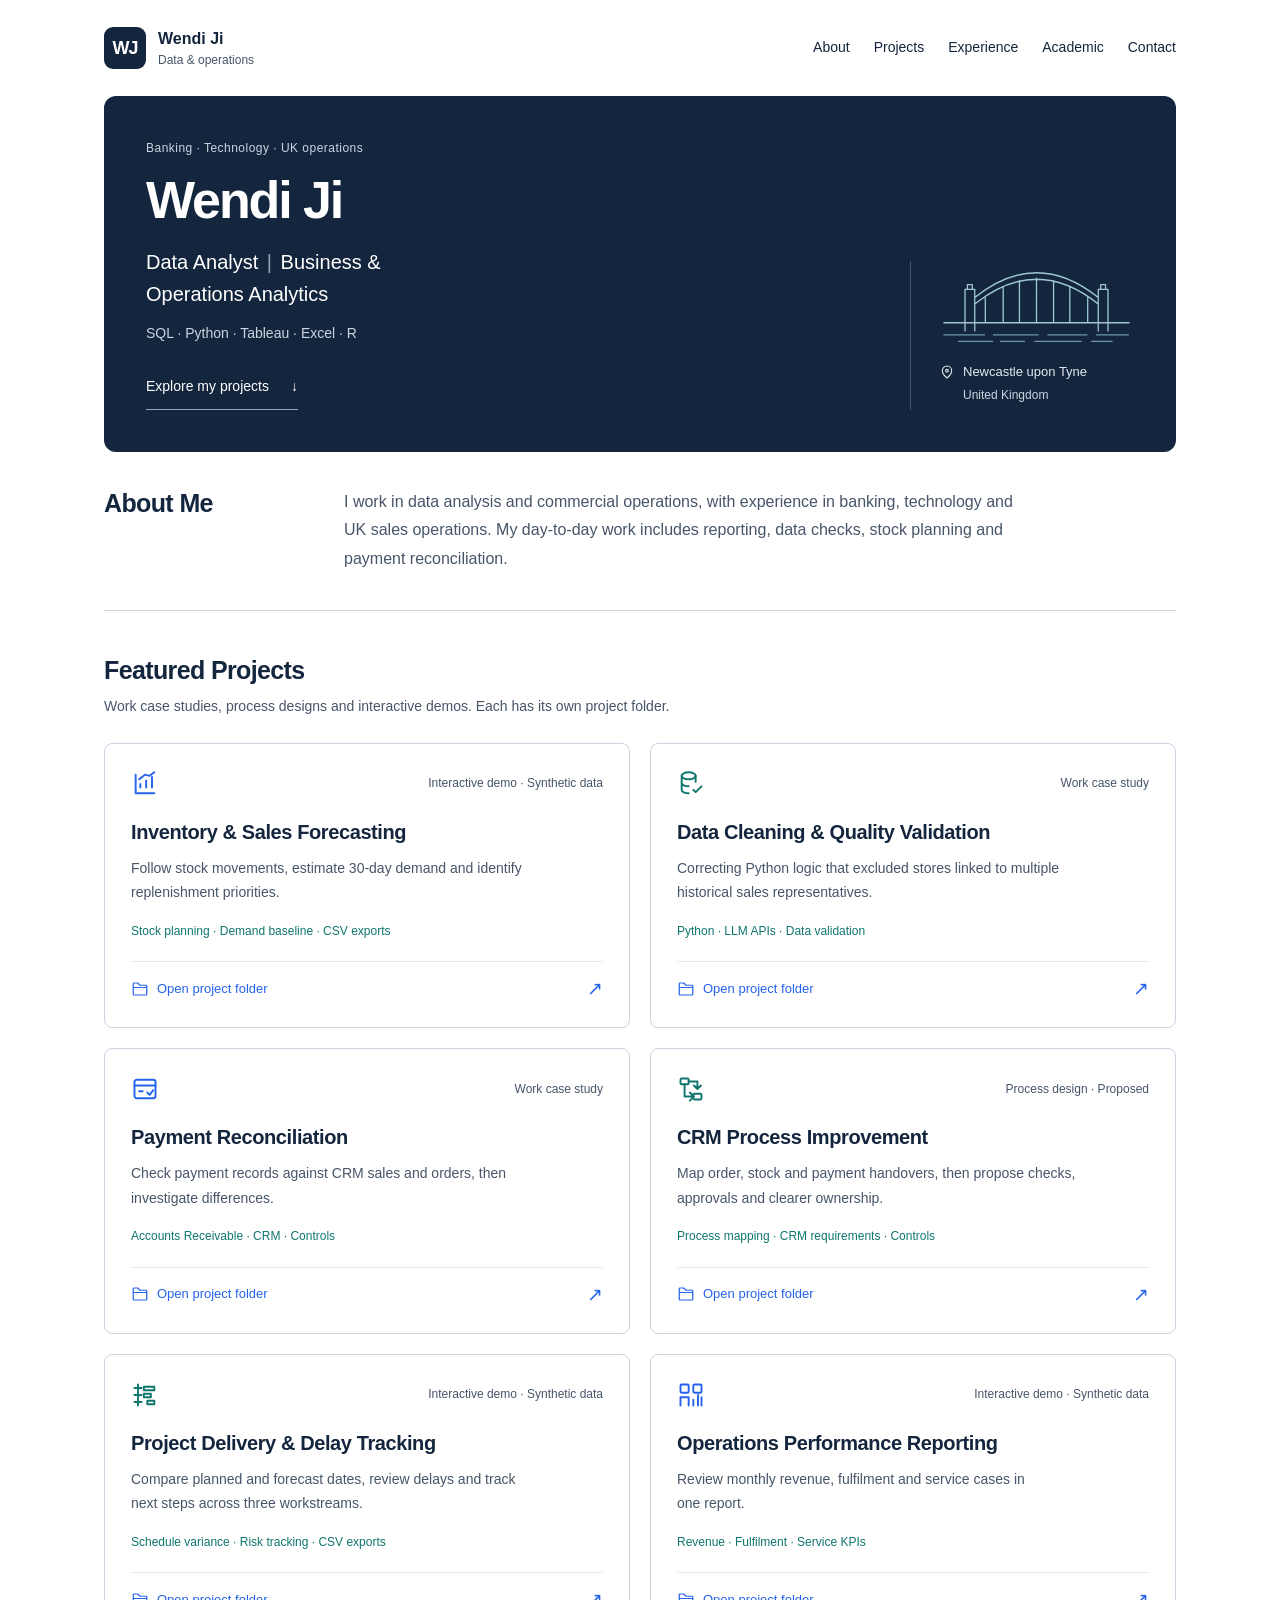
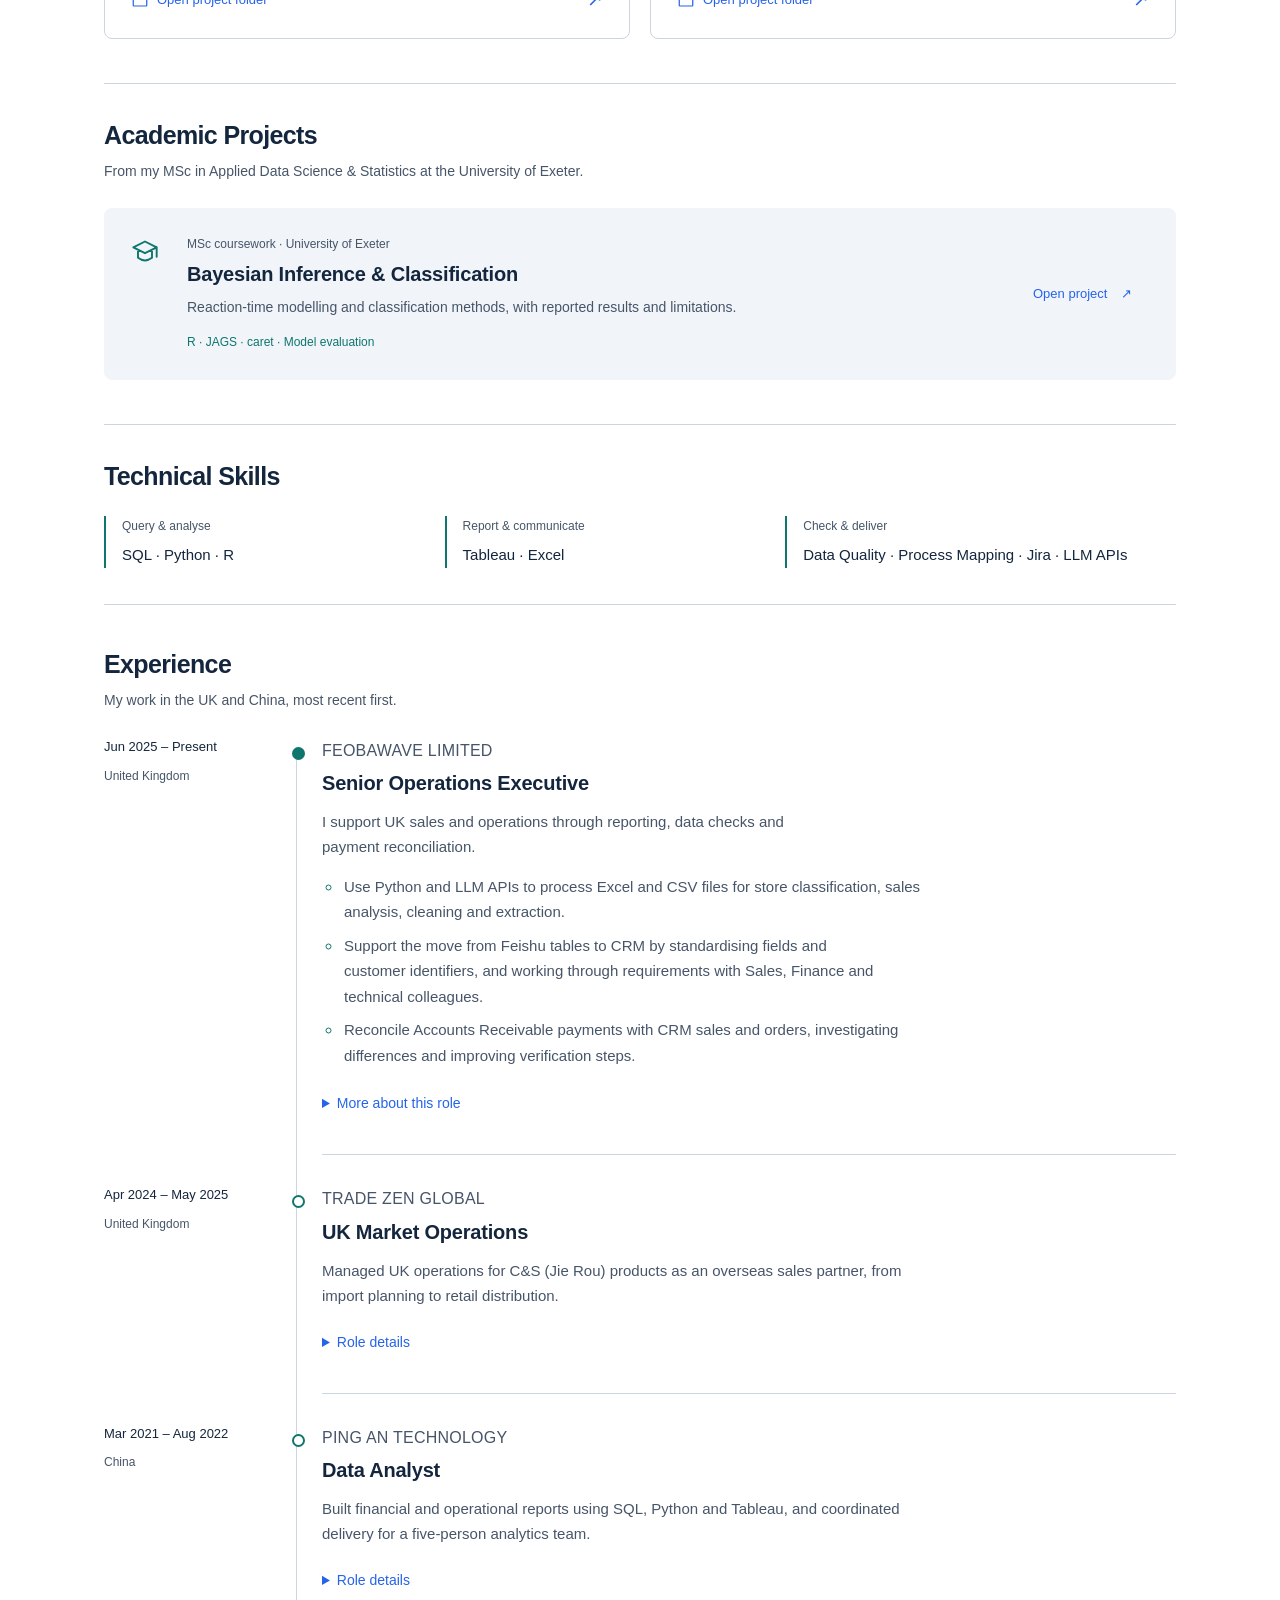
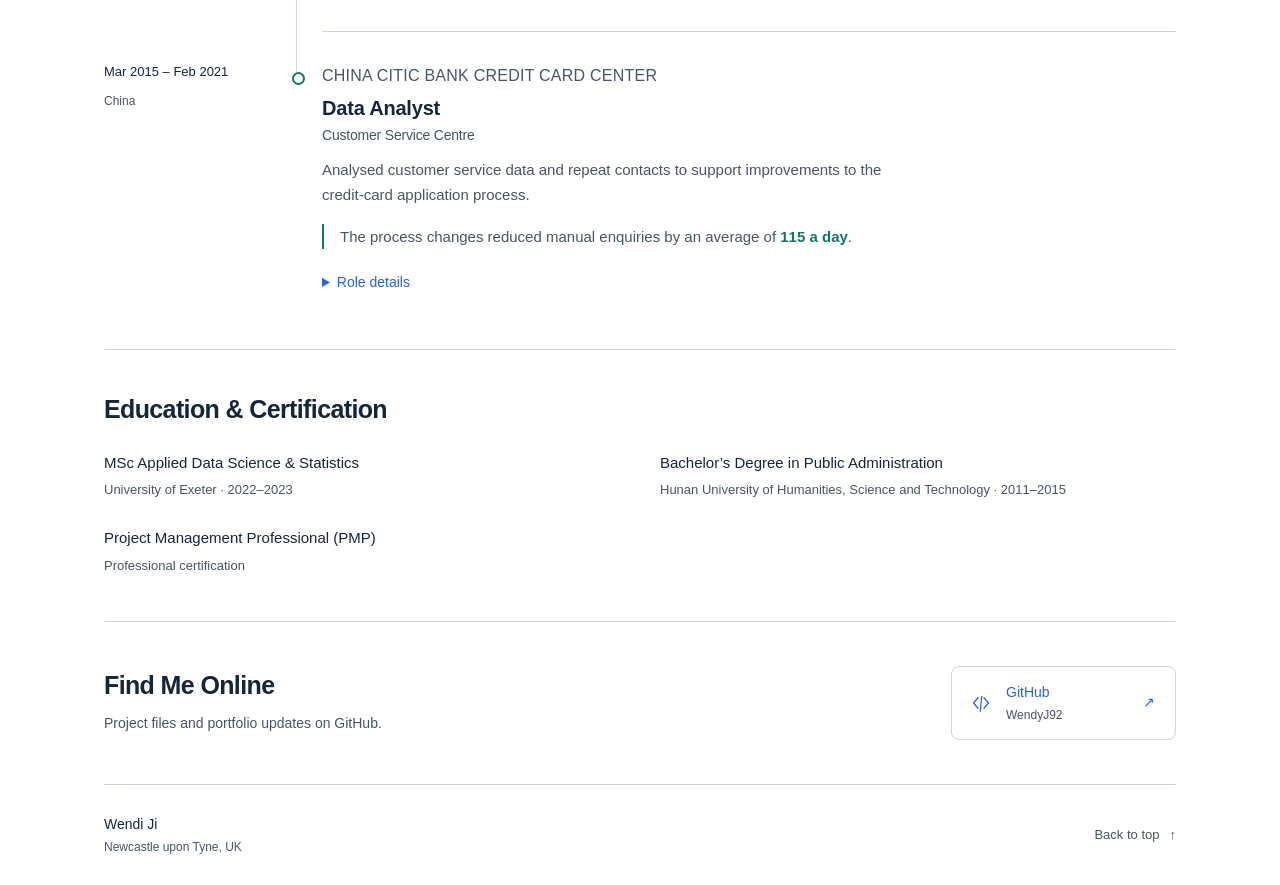
<file: index.html>
<!doctype html>
<html lang="en">
<head>
  <meta charset="utf-8">
  <meta name="viewport" content="width=device-width, initial-scale=1">
  <meta name="description" content="Wendi Ji — data analysis, business analysis and operations reporting. Explore work case studies, interactive dashboards and MSc statistics projects.">
  <meta name="theme-color" content="#FFFFFF">
  <link rel="icon" href="assets/wj-monogram.svg" type="image/svg+xml">
  <title>Wendi Ji | Data analysis &amp; operations</title>
  <link rel="stylesheet" href="assets/style.css?v=20261021-palette">
  <link rel="stylesheet" href="assets/home.css?v=20261022-crm">
</head>
<body id="top" class="portfolio-home">
  <a class="skip-link" href="#main">Skip to content</a>
  <header class="navigation">
    <a class="brand" href="index.html" aria-current="page"><span class="brand-mark" aria-hidden="true">WJ</span><span class="brand-label">Wendi Ji<span>Data &amp; operations</span></span></a>
    <nav aria-label="Main navigation"><a href="#about">About</a><a href="#portfolio">Projects</a><a href="#work">Experience</a><a href="#academic-project">Academic</a><a href="#contact">Contact</a></nav>
  </header>
  <main id="main">
    <section id="home" class="profile-header" aria-labelledby="hero-title">
      <div class="profile-intro">
        <p class="profile-kicker">Banking · Technology · UK operations</p>
        <h1 id="hero-title">Wendi Ji</h1>
        <p class="profile-role">Data Analyst <span aria-hidden="true">|</span> Business &amp; Operations Analytics</p>
        <p class="profile-tools">SQL · Python · Tableau · Excel · R</p>
        <a class="profile-cta" href="#portfolio">Explore my projects <span aria-hidden="true">↓</span></a>
      </div>
      <div class="profile-place">
        <svg class="place-illustration" viewBox="0 0 240 104" aria-hidden="true" focusable="false">
          <path class="bridge-water" d="M6 91h50m11 0h55m12 0h48m12 0h39M24 99h42m10 0h29m13 0h57m13 0h25"/>
          <path d="M6 76h228M32 76V35h12v41m152 0V35h12v41M44 45Q120-16 196 45M44 53Q120-8 196 53M57 45v31m22-44v44m20-52v52m21-55v55m21-52v52m20-44v44m22-31v31M35 35v-6h6v6m158 0v-6h6v6M32 76v10m12-10v10m152-10v10m12-10v10"/>
        </svg>
        <p><svg class="small-icon" viewBox="0 0 24 24" aria-hidden="true" focusable="false"><path d="M19 10c0 5-7 11-7 11S5 15 5 10a7 7 0 1 1 14 0Z"/><circle cx="12" cy="10" r="2"/></svg>Newcastle upon Tyne<span>United Kingdom</span></p>
      </div>
    </section>
    <section id="about" class="profile-about" aria-labelledby="about-title">
      <h2 id="about-title">About Me</h2>
      <p>I work in data analysis and commercial operations, with experience in banking, technology and UK sales operations. My day-to-day work includes reporting, data checks, stock planning and payment reconciliation.</p>
    </section>
    <section id="portfolio" class="projects-section" aria-labelledby="portfolio-title">
      <div class="home-section-heading"><h2 id="portfolio-title">Featured Projects</h2><p>Work case studies, process designs and interactive demos. Each has its own project folder.</p></div>
      <ul class="project-grid" aria-label="Project folders">
        <li id="inventory-demo" class="project-card">
          <a class="project-link" href="projects/inventory-sales/">
            <div class="project-card-top"><svg class="project-icon" viewBox="0 0 24 24" aria-hidden="true" focusable="false"><path d="M4 4v16h16M8 15v-3m5 3V9m5 6V6M7 8l5-4 4 1 4-3"/></svg><span class="project-kind">Interactive demo · Synthetic data</span></div>
            <div class="project-copy"><h3>Inventory &amp; Sales Forecasting</h3><p>Follow stock movements, estimate 30-day demand and identify replenishment priorities.</p></div>
            <p class="project-topics">Stock planning · Demand baseline · CSV exports</p>
            <span class="project-open"><svg class="small-icon" viewBox="0 0 24 24" aria-hidden="true" focusable="false"><path d="M3 7V5a1 1 0 0 1 1-1h5l3 3h8a1 1 0 0 1 1 1v11a1 1 0 0 1-1 1H4a1 1 0 0 1-1-1V7Zm0 3h18"/></svg><span>Open project folder</span><span class="project-arrow" aria-hidden="true">↗</span></span>
          </a>
        </li>
        <li id="practice" class="project-card">
          <a class="project-link" href="projects/data-quality/">
            <div class="project-card-top"><svg class="project-icon" viewBox="0 0 24 24" aria-hidden="true" focusable="false"><ellipse cx="10" cy="5" rx="6" ry="3"/><path d="M4 5v12c0 1.7 2.7 3 6 3m6-15v5M4 11c0 1.7 2.7 3 6 3"/><path d="m14 17 2 2 5-5"/></svg><span class="project-kind">Work case study</span></div>
            <div class="project-copy"><h3>Data Cleaning &amp; Quality Validation</h3><p>Correcting Python logic that excluded stores linked to multiple historical sales representatives.</p></div>
            <p class="project-topics">Python · LLM APIs · Data validation</p>
            <span class="project-open"><svg class="small-icon" viewBox="0 0 24 24" aria-hidden="true" focusable="false"><path d="M3 7V5a1 1 0 0 1 1-1h5l3 3h8a1 1 0 0 1 1 1v11a1 1 0 0 1-1 1H4a1 1 0 0 1-1-1V7Zm0 3h18"/></svg><span>Open project folder</span><span class="project-arrow" aria-hidden="true">↗</span></span>
          </a>
        </li>
        <li id="payment-demo" class="project-card">
          <a class="project-link" href="projects/payment-reconciliation/">
            <div class="project-card-top"><svg class="project-icon" viewBox="0 0 24 24" aria-hidden="true" focusable="false"><rect x="3" y="4" width="18" height="16" rx="2"/><path d="M3 9h18M7 14h3m4 1 2 2 3-4"/></svg><span class="project-kind">Work case study</span></div>
            <div class="project-copy"><h3>Payment Reconciliation</h3><p>Check payment records against CRM sales and orders, then investigate differences.</p></div>
            <p class="project-topics">Accounts Receivable · CRM · Controls</p>
            <span class="project-open"><svg class="small-icon" viewBox="0 0 24 24" aria-hidden="true" focusable="false"><path d="M3 7V5a1 1 0 0 1 1-1h5l3 3h8a1 1 0 0 1 1 1v11a1 1 0 0 1-1 1H4a1 1 0 0 1-1-1V7Zm0 3h18"/></svg><span>Open project folder</span><span class="project-arrow" aria-hidden="true">↗</span></span>
          </a>
        </li>
        <li id="crm-process" class="project-card">
          <a class="project-link" href="projects/crm-process-improvement/">
            <div class="project-card-top"><svg class="project-icon" viewBox="0 0 24 24" aria-hidden="true" focusable="false"><rect x="3" y="3" width="7" height="5" rx="1"/><rect x="14" y="16" width="7" height="5" rx="1"/><path d="M6.5 8v10.5H14m-3-3.5 3.5 3.5L11 22M10 5.5h7.5V12m-3-3 3 3 3-3"/></svg><span class="project-kind">Process design · Proposed</span></div>
            <div class="project-copy"><h3>CRM Process Improvement</h3><p>Map order, stock and payment handovers, then propose checks, approvals and clearer ownership.</p></div>
            <p class="project-topics">Process mapping · CRM requirements · Controls</p>
            <span class="project-open"><svg class="small-icon" viewBox="0 0 24 24" aria-hidden="true" focusable="false"><path d="M3 7V5a1 1 0 0 1 1-1h5l3 3h8a1 1 0 0 1 1 1v11a1 1 0 0 1-1 1H4a1 1 0 0 1-1-1V7Zm0 3h18"/></svg><span>Open project folder</span><span class="project-arrow" aria-hidden="true">↗</span></span>
          </a>
        </li>
        <li id="project-demo" class="project-card">
          <a class="project-link" href="projects/project-delivery/">
            <div class="project-card-top"><svg class="project-icon" viewBox="0 0 24 24" aria-hidden="true" focusable="false"><path d="M6 3v18M3 6h6m-6 6h6m-6 6h6M11 5h9v3h-9zm0 6h6v3h-6zm3 6h6v3h-6z"/></svg><span class="project-kind">Interactive demo · Synthetic data</span></div>
            <div class="project-copy"><h3>Project Delivery &amp; Delay Tracking</h3><p>Compare planned and forecast dates, review delays and track next steps across three workstreams.</p></div>
            <p class="project-topics">Schedule variance · Risk tracking · CSV exports</p>
            <span class="project-open"><svg class="small-icon" viewBox="0 0 24 24" aria-hidden="true" focusable="false"><path d="M3 7V5a1 1 0 0 1 1-1h5l3 3h8a1 1 0 0 1 1 1v11a1 1 0 0 1-1 1H4a1 1 0 0 1-1-1V7Zm0 3h18"/></svg><span>Open project folder</span><span class="project-arrow" aria-hidden="true">↗</span></span>
          </a>
        </li>
        <li id="demo" class="project-card">
          <a class="project-link" href="projects/operations-reporting/">
            <div class="project-card-top"><svg class="project-icon" viewBox="0 0 24 24" aria-hidden="true" focusable="false"><rect x="3" y="3" width="7" height="7" rx="1"/><rect x="14" y="3" width="7" height="7" rx="1"/><path d="M3 21v-7h7v7M14 21v-5m4 5V12m3 9v-7"/></svg><span class="project-kind">Interactive demo · Synthetic data</span></div>
            <div class="project-copy"><h3>Operations Performance Reporting</h3><p>Review monthly revenue, fulfilment and service cases in one report.</p></div>
            <p class="project-topics">Revenue · Fulfilment · Service KPIs</p>
            <span class="project-open"><svg class="small-icon" viewBox="0 0 24 24" aria-hidden="true" focusable="false"><path d="M3 7V5a1 1 0 0 1 1-1h5l3 3h8a1 1 0 0 1 1 1v11a1 1 0 0 1-1 1H4a1 1 0 0 1-1-1V7Zm0 3h18"/></svg><span>Open project folder</span><span class="project-arrow" aria-hidden="true">↗</span></span>
          </a>
        </li>
      </ul>
    </section>
    <section id="academic-project" class="academic-section" aria-labelledby="academic-title">
      <div class="home-section-heading"><h2 id="academic-title">Academic Projects</h2><p>From my MSc in Applied Data Science &amp; Statistics at the University of Exeter.</p></div>
      <ul class="academic-list" aria-label="Academic project folders">
        <li id="exeter"><a class="academic-link" href="projects/academic-statistics/">
          <svg class="project-icon" viewBox="0 0 24 24" aria-hidden="true" focusable="false"><path d="m2 8 10-5 10 5-10 5L2 8Zm4 2v7c4 3 8 3 12 0v-7m4-2v8"/></svg>
          <div class="academic-copy"><p class="project-kind">MSc coursework · University of Exeter</p><h3>Bayesian Inference &amp; Classification</h3><p>Reaction-time modelling and classification methods, with reported results and limitations.</p><p class="project-topics">R · JAGS · caret · Model evaluation</p></div>
          <span class="academic-open">Open project <span aria-hidden="true">↗</span></span>
        </a></li>
      </ul>
    </section>
    <section id="skills" class="profile-skills" aria-labelledby="skills-title">
      <h2 id="skills-title">Technical Skills</h2>
      <dl class="skills-overview">
        <div><dt>Query &amp; analyse</dt><dd>SQL · Python · R</dd></div>
        <div><dt>Report &amp; communicate</dt><dd>Tableau · Excel</dd></div>
        <div><dt>Check &amp; deliver</dt><dd>Data Quality · Process Mapping · Jira · LLM APIs</dd></div>
      </dl>
    </section>
    <section id="work" aria-labelledby="work-title">
      <div class="home-section-heading"><h2 id="work-title">Experience</h2><p>My work in the UK and China, most recent first.</p></div>
      <ol class="timeline">
        <li class="timeline-item" id="feobawave">
          <div class="timeline-date"><p><time datetime="2025-06">Jun 2025</time> – Present</p><span class="timeline-category">United Kingdom</span></div>
          <article class="timeline-content">
            <p class="employer">FEOBAWAVE LIMITED</p><h3>Senior Operations Executive</h3>
            <p>I support UK sales and operations through reporting, data checks and payment reconciliation.</p>
            <ul class="experience-points"><li>Use Python and LLM APIs to process Excel and CSV files for store classification, sales analysis, cleaning and extraction.</li><li>Support the move from Feishu tables to CRM by standardising fields and customer identifiers, and working through requirements with Sales, Finance and technical colleagues.</li><li>Reconcile Accounts Receivable payments with CRM sales and orders, investigating differences and improving verification steps.</li></ul>
            <details class="role-details"><summary>More about this role</summary><ul class="experience-points"><li>Check sales, visit and product-coverage KPIs; analyse purchasing cycles to flag overdue follow-up and recommend CRM reminder rules.</li><li>Built an Excel purchase, sales and inventory tracker. Check bonuses and commissions against KPI rules and prepare weekly analysis of performance gaps, stock needs and risks.</li><li>Select between API automation and conversational AI according to the task, output quality and cost.</li></ul><a class="text-link" href="projects/data-quality/">Read the Python example <span aria-hidden="true">↗</span></a></details>
          </article>
        </li>
        <li class="timeline-item" id="trade-zen">
          <div class="timeline-date"><p><time datetime="2024-04">Apr 2024</time> – <time datetime="2025-05">May 2025</time></p><span class="timeline-category">United Kingdom</span></div>
          <article class="timeline-content"><p class="employer">TRADE ZEN GLOBAL</p><h3>UK Market Operations</h3><p>Managed UK operations for C&S (Jie Rou) products as an overseas sales partner, from import planning to retail distribution.</p><details class="role-details"><summary>Role details</summary><ul class="experience-points"><li>Coordinated purchasing, international transport and imports; calculated landed costs to inform pricing and margins.</li><li>Coordinated retail listings, stock availability, promotions and customer follow-up.</li><li>Worked with suppliers, logistics providers and retailers to resolve issues and keep activities on schedule.</li></ul></details></article>
        </li>
        <li class="timeline-item" id="ping-an">
          <div class="timeline-date"><p><time datetime="2021-03">Mar 2021</time> – <time datetime="2022-08">Aug 2022</time></p><span class="timeline-category">China</span></div>
          <article class="timeline-content"><p class="employer">PING AN TECHNOLOGY</p><h3>Data Analyst</h3><p>Built financial and operational reports using SQL, Python and Tableau, and coordinated delivery for a five-person analytics team.</p><details class="role-details"><summary>Role details</summary><ul class="experience-points"><li>Extracted and joined reporting data with SQL, and automated daily and weekly reports.</li><li>Investigated missing or delayed data, checked reporting dependencies and followed up data-quality issues.</li><li>Used Jira to assign tasks, monitor milestones and follow up delivery issues with business and technical colleagues.</li></ul></details></article>
        </li>
        <li class="timeline-item" id="citic">
          <div class="timeline-date"><p><time datetime="2015-03">Mar 2015</time> – <time datetime="2021-02">Feb 2021</time></p><span class="timeline-category">China</span></div>
          <article class="timeline-content"><p class="employer">CHINA CITIC BANK CREDIT CARD CENTER</p><h3>Data Analyst <span class="role-detail">Customer Service Centre</span></h3><p>Analysed customer service data and repeat contacts to support improvements to the credit-card application process.</p><p class="experience-result">The process changes reduced manual enquiries by an average of <strong>115 a day</strong>.</p><details class="role-details"><summary>Role details</summary><ul class="experience-points"><li>Supported a credit-card customer personalisation project, tracking milestones, actions and progress.</li><li>Monitored service KPIs and investigated performance differences, repeated contacts and customer feedback.</li><li>Supported analysis and validation for changes to the application process.</li></ul></details></article>
        </li>
      </ol>
    </section>


    <section id="education" class="education-section" aria-labelledby="education-title">
      <h2 id="education-title">Education &amp; Certification</h2>
      <dl class="education-list"><div><dt>MSc Applied Data Science &amp; Statistics</dt><dd>University of Exeter · 2022–2023</dd></div><div><dt>Bachelor’s Degree in Public Administration</dt><dd>Hunan University of Humanities, Science and Technology · 2011–2015</dd></div><div><dt>Project Management Professional (PMP)</dt><dd>Professional certification</dd></div></dl>
    </section>
    <section id="contact" class="contact-section" aria-labelledby="contact-title">
      <div><h2 id="contact-title">Find Me Online</h2><p>Project files and portfolio updates on GitHub.</p></div>
      <a class="contact-link" href="https://github.com/WendyJ92"><svg class="small-icon" viewBox="0 0 24 24" aria-hidden="true" focusable="false"><path d="m8 5-6 7 6 7m8-14 6 7-6 7m-3-16-2 20"/></svg><span>GitHub<span class="contact-handle">WendyJ92</span></span><span aria-hidden="true">↗</span></a>
    </section>
  </main>
  <footer><p><strong>Wendi Ji</strong><br>Newcastle upon Tyne, UK</p><div><a href="#top">Back to top <span aria-hidden="true">↑</span></a></div></footer>
</body>
</html>
</file>
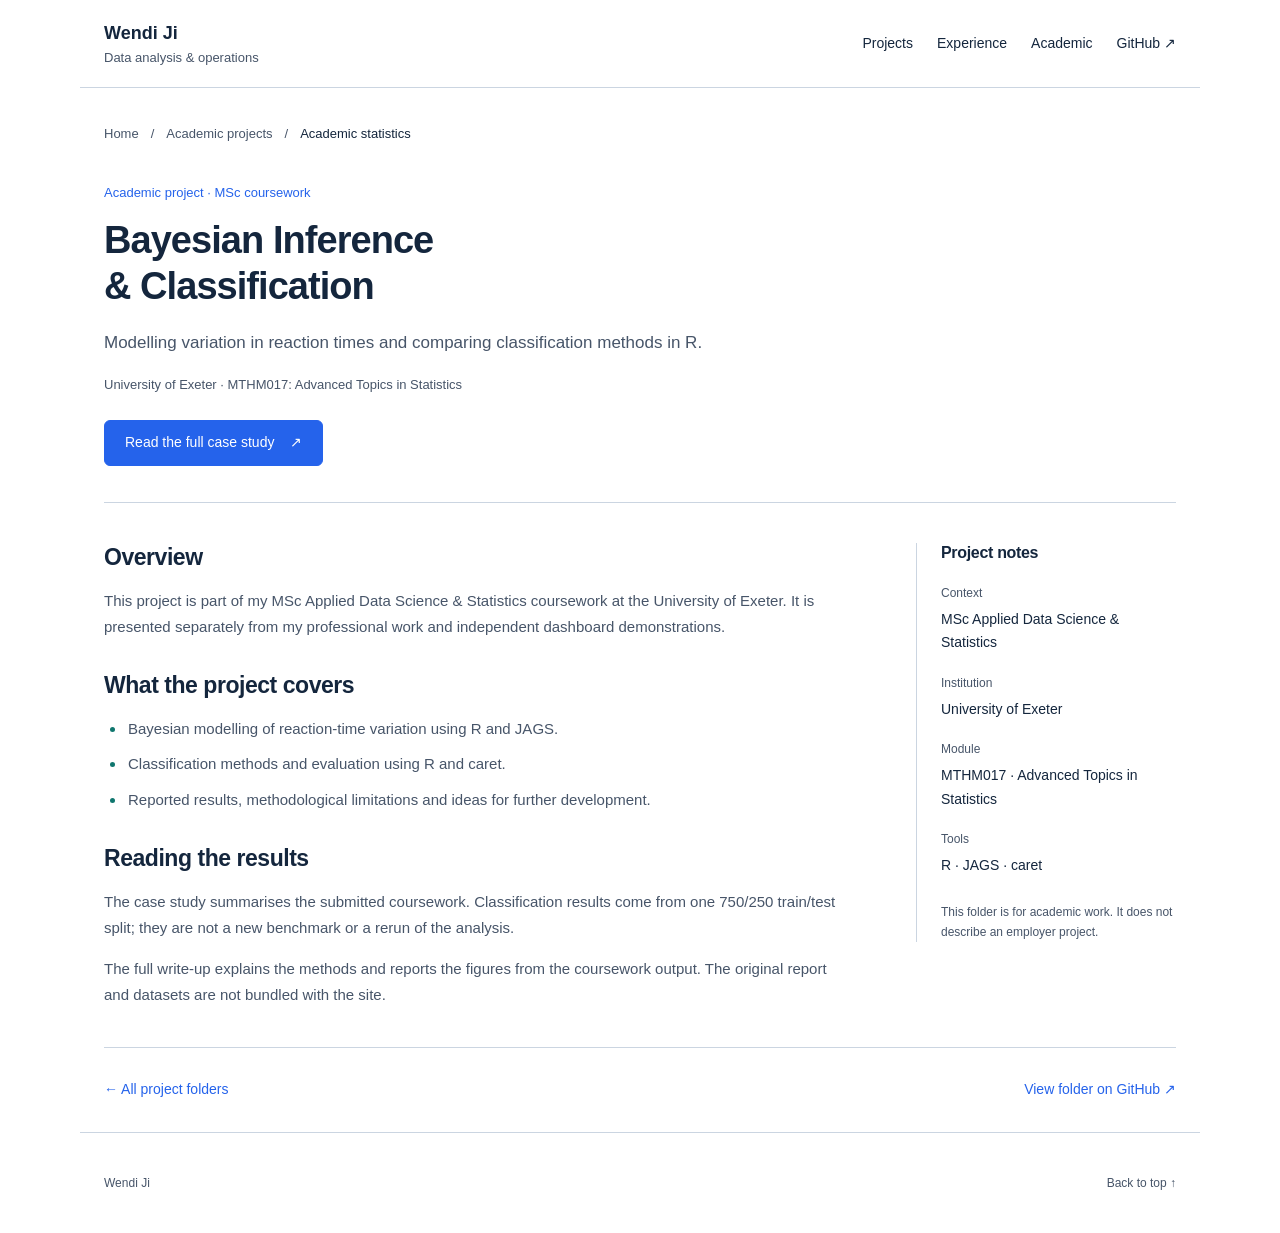
<file: projects/academic-statistics/index.html>
<!doctype html>
<html lang="en">
<head><meta charset="utf-8"><meta name="viewport" content="width=device-width, initial-scale=1"><meta name="description" content="Modelling variation in reaction times and comparing classification methods in R."><meta name="theme-color" content="#FFFFFF"><title>Bayesian Inference &amp; Classification | Wendi Ji</title><link rel="stylesheet" href="../../assets/style.css?v=20261021-palette"><link rel="stylesheet" href="../../assets/projects.css?v=20261021-palette"></head>
<body class="project-page" id="top"><a class="skip-link" href="#main">Skip to content</a>
<header class="navigation"><a class="brand" href="../../index.html">Wendi Ji<span>Data analysis &amp; operations</span></a><nav aria-label="Main navigation"><a href="../../index.html#portfolio">Projects</a><a href="../../index.html#work">Experience</a><a href="../../academic.html">Academic</a><a href="https://github.com/WendyJ92">GitHub ↗</a></nav></header>
<main id="main"><nav class="breadcrumbs" aria-label="Breadcrumb"><a href="../../index.html">Home</a><span aria-hidden="true">/</span><a href="../../index.html#academic-project">Academic projects</a><span aria-hidden="true">/</span><span aria-current="page">Academic statistics</span></nav>
<header class="project-header"><p class="project-kind">Academic project · MSc coursework</p><h1>Bayesian Inference &amp; Classification</h1><p class="project-lead">Modelling variation in reaction times and comparing classification methods in R.</p><p class="project-meta">University of Exeter · MTHM017: Advanced Topics in Statistics</p><a class="button" href="../../academic.html#academic-project">Read the full case study <span aria-hidden="true">↗</span></a></header>
<div class="project-body"><div><section class="project-section"><h2>Overview</h2><p>This project is part of my MSc Applied Data Science &amp; Statistics coursework at the University of Exeter. It is presented separately from my professional work and independent dashboard demonstrations.</p></section><section class="project-section"><h2>What the project covers</h2><ul><li>Bayesian modelling of reaction-time variation using R and JAGS.</li><li>Classification methods and evaluation using R and caret.</li><li>Reported results, methodological limitations and ideas for further development.</li></ul></section><section class="project-section"><h2>Reading the results</h2><p>The case study summarises the submitted coursework. Classification results come from one 750/250 train/test split; they are not a new benchmark or a rerun of the analysis.</p><p>The full write-up explains the methods and reports the figures from the coursework output. The original report and datasets are not bundled with the site.</p></section></div><aside class="project-facts"><h2>Project notes</h2><dl><div><dt>Context</dt><dd>MSc Applied Data Science &amp; Statistics</dd></div><div><dt>Institution</dt><dd>University of Exeter</dd></div><div><dt>Module</dt><dd>MTHM017 · Advanced Topics in Statistics</dd></div><div><dt>Tools</dt><dd>R · JAGS · caret</dd></div></dl><p>This folder is for academic work. It does not describe an employer project.</p></aside></div>
<div class="project-return"><a href="../../index.html#portfolio">← All project folders</a><a href="https://github.com/WendyJ92/WendyJ92.github.io/tree/main/projects/academic-statistics">View folder on GitHub ↗</a></div></main>
<footer><p>Wendi Ji</p><a href="#top">Back to top ↑</a></footer></body></html>
</file>
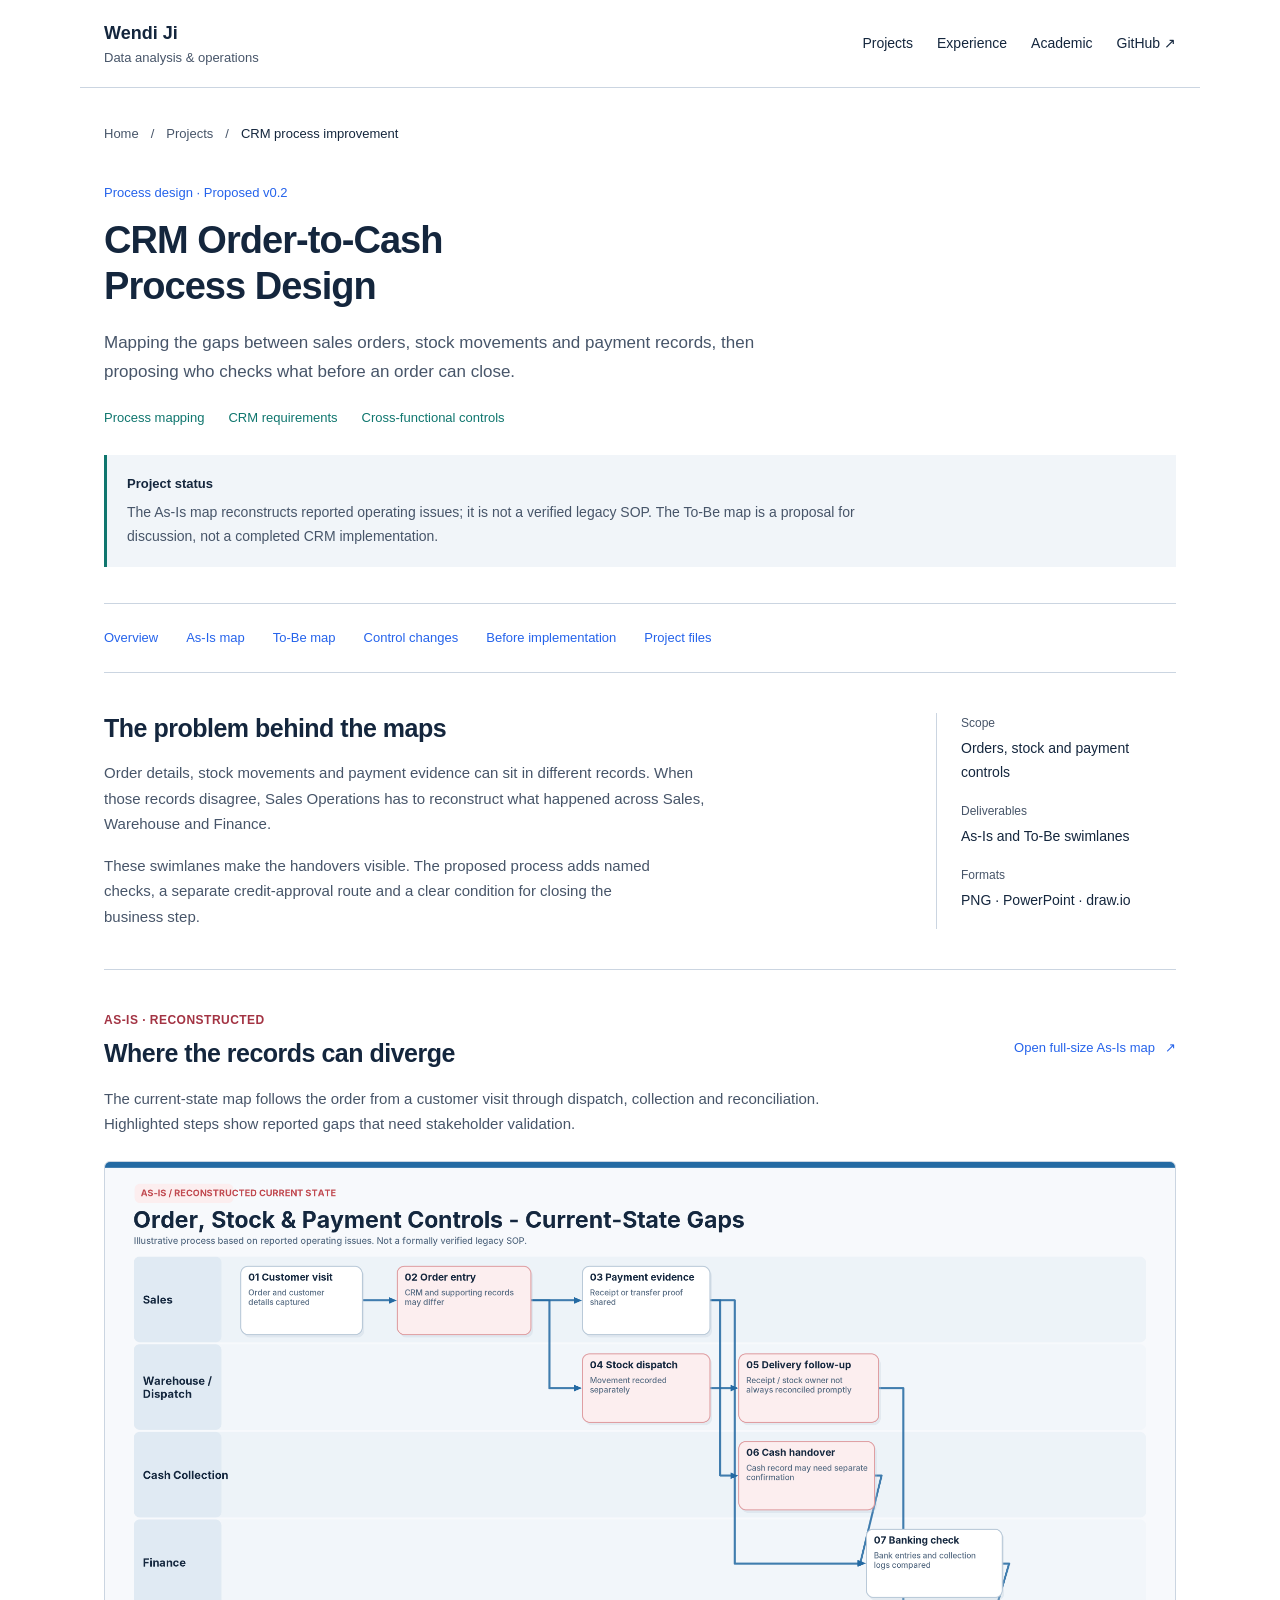
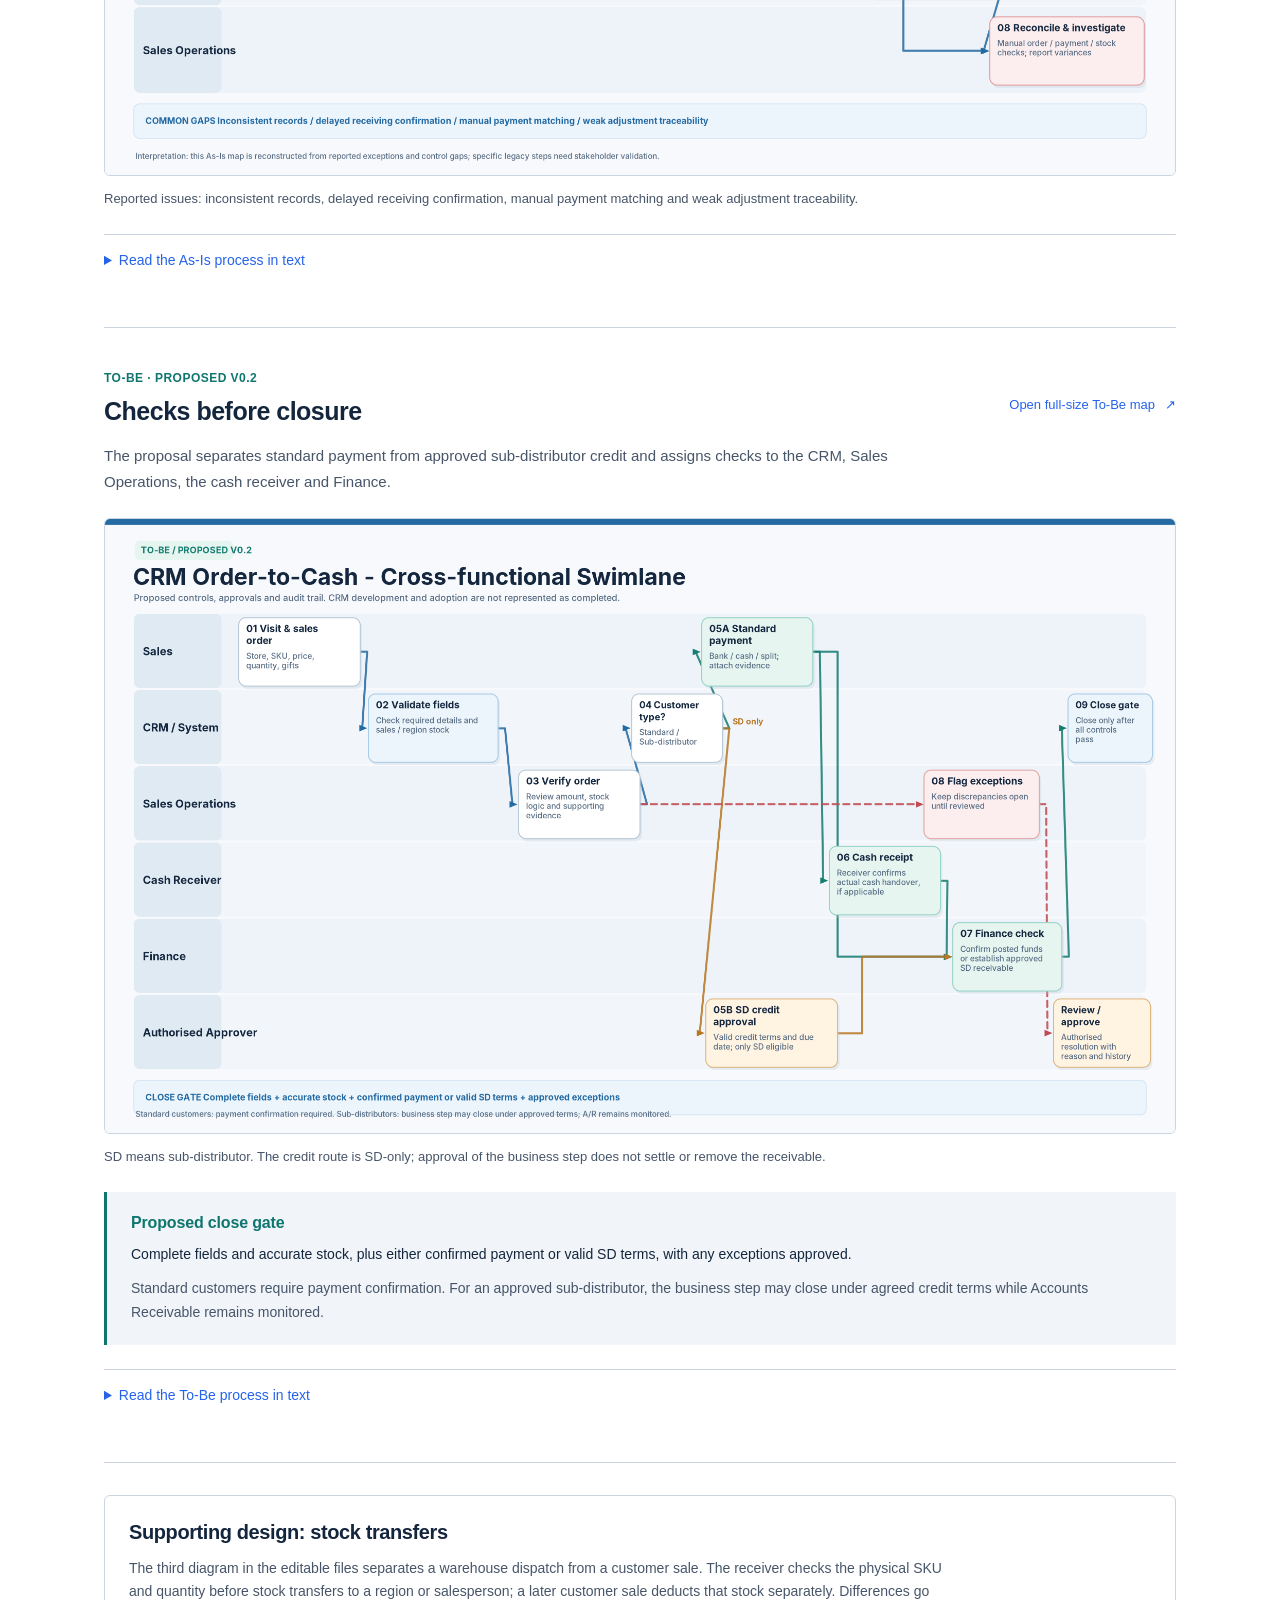
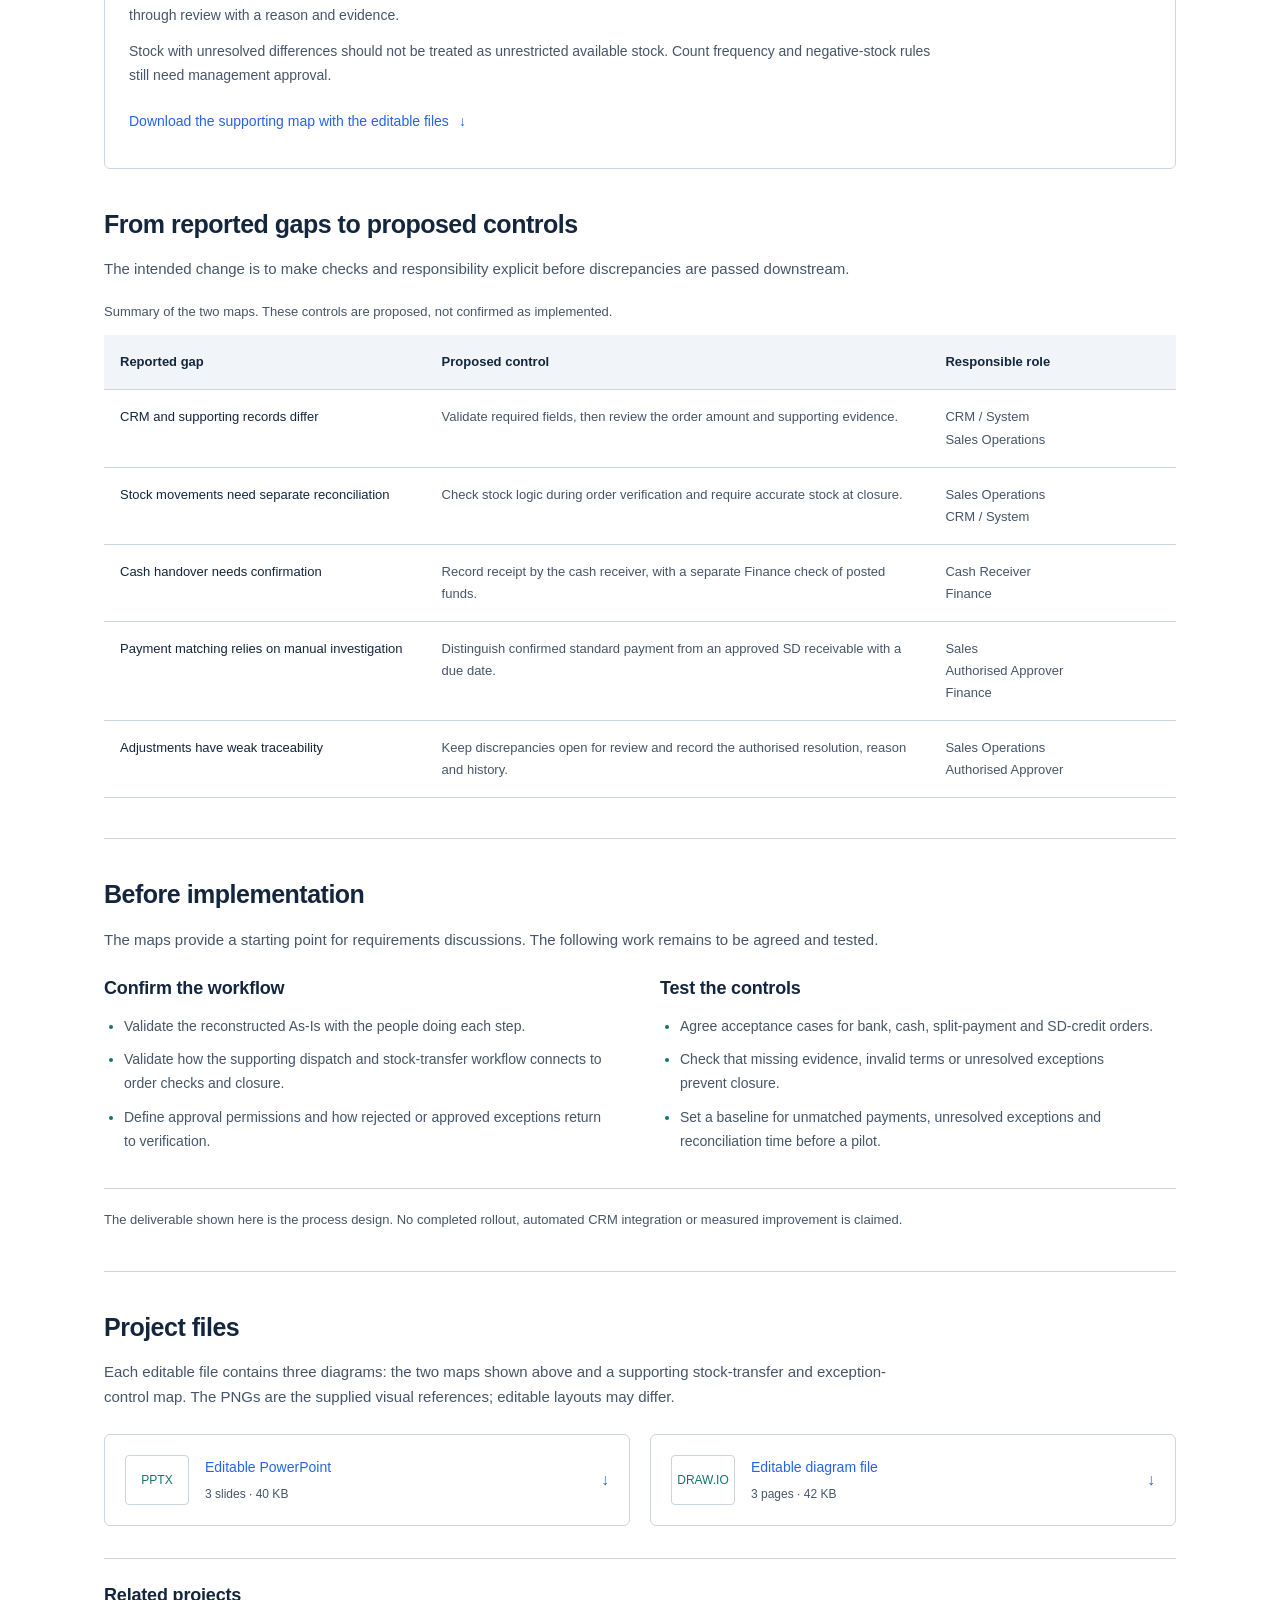
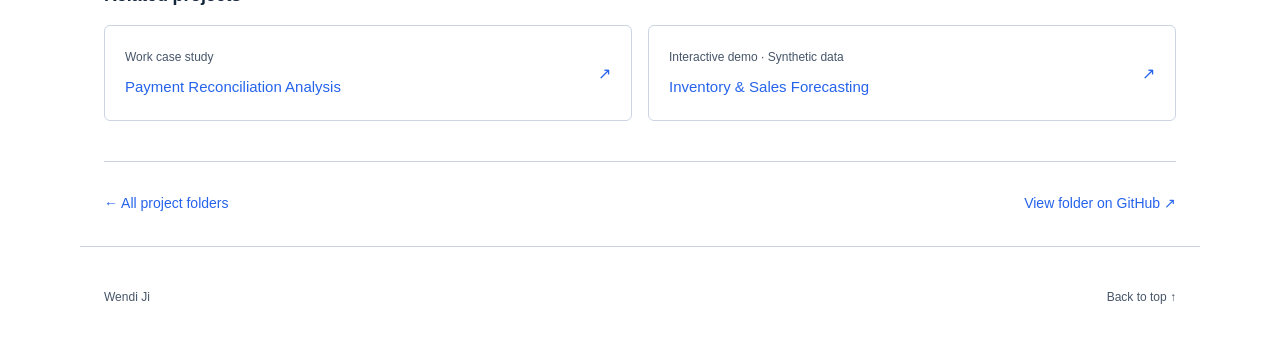
<file: projects/crm-process-improvement/index.html>
<!doctype html>
<html lang="en">
<head>
  <meta charset="utf-8">
  <meta name="viewport" content="width=device-width, initial-scale=1">
  <meta name="description" content="Wendi Ji's CRM process-design portfolio: reconstructed As-Is and proposed To-Be order-to-cash swimlanes, control gaps, ownership and editable diagrams.">
  <meta name="theme-color" content="#FFFFFF">
  <link rel="icon" href="../../assets/wj-monogram.svg" type="image/svg+xml">
  <title>CRM Process Improvement | Wendi Ji</title>
  <link rel="stylesheet" href="../../assets/style.css?v=20261021-palette">
  <link rel="stylesheet" href="../../assets/projects.css?v=20261021-palette">
  <link rel="stylesheet" href="project.css?v=20261022-reading">
</head>
<body class="project-page crm-page" id="top">
  <a class="skip-link" href="#main">Skip to content</a>
  <header class="navigation"><a class="brand" href="../../index.html">Wendi Ji<span>Data analysis &amp; operations</span></a><nav aria-label="Main navigation"><a href="../../index.html#portfolio">Projects</a><a href="../../index.html#work">Experience</a><a href="../../academic.html">Academic</a><a href="https://github.com/WendyJ92">GitHub ↗</a></nav></header>
  <main id="main">
    <nav class="breadcrumbs" aria-label="Breadcrumb"><a href="../../index.html">Home</a><span aria-hidden="true">/</span><a href="../../index.html#portfolio">Projects</a><span aria-hidden="true">/</span><span aria-current="page">CRM process improvement</span></nav>
    <header class="project-header">
      <p class="project-kind">Process design · Proposed v0.2</p>
      <h1>CRM Order-to-Cash<br>Process Design</h1>
      <p class="project-lead">Mapping the gaps between sales orders, stock movements and payment records, then proposing who checks what before an order can close.</p>
      <ul class="crm-topics" aria-label="Project focus"><li>Process mapping</li><li>CRM requirements</li><li>Cross-functional controls</li></ul>
      <div class="proposal-note"><strong>Project status</strong><p>The As-Is map reconstructs reported operating issues; it is not a verified legacy SOP. The To-Be map is a proposal for discussion, not a completed CRM implementation.</p></div>
    </header>
    <nav class="case-nav" aria-label="On this page"><a href="#overview">Overview</a><a href="#as-is">As-Is map</a><a href="#to-be">To-Be map</a><a href="#controls">Control changes</a><a href="#validation">Before implementation</a><a href="#files">Project files</a></nav>

    <section id="overview" class="case-overview" aria-labelledby="overview-title">
      <div><h2 id="overview-title">The problem behind the maps</h2><p>Order details, stock movements and payment evidence can sit in different records. When those records disagree, Sales Operations has to reconstruct what happened across Sales, Warehouse and Finance.</p><p>These swimlanes make the handovers visible. The proposed process adds named checks, a separate credit-approval route and a clear condition for closing the business step.</p></div>
      <dl class="case-facts"><div><dt>Scope</dt><dd>Orders, stock and payment controls</dd></div><div><dt>Deliverables</dt><dd>As-Is and To-Be swimlanes</dd></div><div><dt>Formats</dt><dd>PNG · PowerPoint · draw.io</dd></div></dl>
    </section>

    <section id="as-is" class="map-section" aria-labelledby="as-is-title">
      <div class="map-heading"><div><p class="map-label as-is-label">AS-IS · RECONSTRUCTED</p><h2 id="as-is-title">Where the records can diverge</h2></div><a class="text-link" href="assets/CRM_AsIs_Swimlane_EN.png" target="_blank" rel="noopener">Open full-size As-Is map <span aria-hidden="true">↗</span></a></div>
      <p class="map-intro">The current-state map follows the order from a customer visit through dispatch, collection and reconciliation. Highlighted steps show reported gaps that need stakeholder validation.</p>
      <figure class="swimlane-figure"><a href="assets/CRM_AsIs_Swimlane_EN.png" target="_blank" rel="noopener" aria-label="View the full-size As-Is process diagram in a new tab"><img src="assets/CRM_AsIs_Swimlane_EN.png" width="2080" height="1192" alt="Reconstructed current-state swimlane across Sales, Warehouse and Dispatch, Cash Collection, Finance and Sales Operations. A text walkthrough follows." loading="lazy"></a><figcaption>Reported issues: inconsistent records, delayed receiving confirmation, manual payment matching and weak adjustment traceability.</figcaption></figure>
      <details class="process-text"><summary>Read the As-Is process in text</summary><ol><li><strong>Sales — Customer visit.</strong> Capture customer and order details.</li><li><strong>Sales — Order entry.</strong> CRM and supporting records may differ.</li><li><strong>Sales — Payment evidence.</strong> Share a receipt or transfer proof for the payment checks.</li><li><strong>Warehouse / Dispatch — Stock dispatch.</strong> Record the stock movement separately.</li><li><strong>Warehouse / Dispatch — Delivery follow-up.</strong> Receipt and stock ownership may not be reconciled promptly.</li><li><strong>Cash Collection — Cash handover, if used.</strong> The cash record may need separate confirmation.</li><li><strong>Finance — Banking check.</strong> Compare bank entries and collection logs; bank-transfer evidence can feed this check directly.</li><li><strong>Sales Operations — Reconcile and investigate.</strong> Compare order, payment and stock records manually and report variances.</li></ol><p>Stock and payment checks run along separate paths. This list explains the numbered steps; it does not imply that every order follows one linear sequence.</p></details>
    </section>

    <section id="to-be" class="map-section" aria-labelledby="to-be-title">
      <div class="map-heading"><div><p class="map-label to-be-label">TO-BE · PROPOSED V0.2</p><h2 id="to-be-title">Checks before closure</h2></div><a class="text-link" href="assets/CRM_ToBe_OrderToCash_Swimlane_EN.png" target="_blank" rel="noopener">Open full-size To-Be map <span aria-hidden="true">↗</span></a></div>
      <p class="map-intro">The proposal separates standard payment from approved sub-distributor credit and assigns checks to the CRM, Sales Operations, the cash receiver and Finance.</p>
      <figure class="swimlane-figure"><a href="assets/CRM_ToBe_OrderToCash_Swimlane_EN.png" target="_blank" rel="noopener" aria-label="View the full-size proposed To-Be process diagram in a new tab"><img src="assets/CRM_ToBe_OrderToCash_Swimlane_EN.png" width="2080" height="1192" alt="Proposed order-to-cash swimlane with standard payment and sub-distributor credit branches, cash confirmation, Finance checks and exception approval. A text walkthrough follows." loading="lazy"></a><figcaption>SD means sub-distributor. The credit route is SD-only; approval of the business step does not settle or remove the receivable.</figcaption></figure>
      <div class="close-gate"><h3>Proposed close gate</h3><p>Complete fields and accurate stock, plus either confirmed payment or valid SD terms, with any exceptions approved.</p><p>Standard customers require payment confirmation. For an approved sub-distributor, the business step may close under agreed credit terms while Accounts Receivable remains monitored.</p></div>
      <details class="process-text"><summary>Read the To-Be process in text</summary><ol><li><strong>01 · Sales — Visit and sales order.</strong> Capture the store, SKU, price, quantity and gifts.</li><li><strong>02 · CRM / System — Validate fields.</strong> Check required details and sales or regional stock.</li><li><strong>03 · Sales Operations — Verify order.</strong> Review the amount, stock logic and supporting evidence. Flag discrepancies for review.</li><li><strong>04 · CRM / System — Customer type.</strong> Distinguish standard customers from sub-distributors.</li><li><strong>05A · Sales — Standard payment.</strong> Record bank, cash or split payment and attach evidence.</li><li><strong>05B · Authorised Approver — SD credit approval.</strong> For eligible sub-distributors only, approve valid credit terms and a due date.</li><li><strong>06 · Cash Receiver — Cash receipt, if applicable.</strong> Confirm the actual cash handover.</li><li><strong>07 · Finance — Finance check.</strong> Confirm posted funds or establish the approved SD receivable.</li><li><strong>08 · Sales Operations — Flag exceptions.</strong> Keep discrepancies open until reviewed. An authorised approver records the resolution, reason and history.</li><li><strong>09 · CRM / System — Close gate.</strong> Close only after the relevant controls pass.</li></ol><p>Steps 05A and 05B are alternative routes. Cash confirmation applies when cash is used. The exception route still needs a defined return to verification before implementation.</p></details>
    </section>

    <aside class="supporting-note" aria-labelledby="stock-control-title"><h2 id="stock-control-title">Supporting design: stock transfers</h2><p>The third diagram in the editable files separates a warehouse dispatch from a customer sale. The receiver checks the physical SKU and quantity before stock transfers to a region or salesperson; a later customer sale deducts that stock separately. Differences go through review with a reason and evidence.</p><p>Stock with unresolved differences should not be treated as unrestricted available stock. Count frequency and negative-stock rules still need management approval.</p><a class="text-link" href="#files">Download the supporting map with the editable files <span aria-hidden="true">↓</span></a></aside>

    <section id="controls" class="control-section" aria-labelledby="controls-title">
      <h2 id="controls-title">From reported gaps to proposed controls</h2>
      <p class="section-intro">The intended change is to make checks and responsibility explicit before discrepancies are passed downstream.</p>
      <div class="control-table"><table role="table"><caption>Summary of the two maps. These controls are proposed, not confirmed as implemented.</caption><thead role="rowgroup"><tr role="row"><th role="columnheader" scope="col">Reported gap</th><th role="columnheader" scope="col">Proposed control</th><th role="columnheader" scope="col">Responsible role</th></tr></thead><tbody role="rowgroup">
        <tr role="row"><th role="rowheader" scope="row">CRM and supporting records differ</th><td role="cell"><span class="control-label" aria-hidden="true">Proposed control</span>Validate required fields, then review the order amount and supporting evidence.</td><td role="cell"><span class="control-label" aria-hidden="true">Responsible role</span>CRM / System<br>Sales Operations</td></tr>
        <tr role="row"><th role="rowheader" scope="row">Stock movements need separate reconciliation</th><td role="cell"><span class="control-label" aria-hidden="true">Proposed control</span>Check stock logic during order verification and require accurate stock at closure.</td><td role="cell"><span class="control-label" aria-hidden="true">Responsible role</span>Sales Operations<br>CRM / System</td></tr>
        <tr role="row"><th role="rowheader" scope="row">Cash handover needs confirmation</th><td role="cell"><span class="control-label" aria-hidden="true">Proposed control</span>Record receipt by the cash receiver, with a separate Finance check of posted funds.</td><td role="cell"><span class="control-label" aria-hidden="true">Responsible role</span>Cash Receiver<br>Finance</td></tr>
        <tr role="row"><th role="rowheader" scope="row">Payment matching relies on manual investigation</th><td role="cell"><span class="control-label" aria-hidden="true">Proposed control</span>Distinguish confirmed standard payment from an approved SD receivable with a due date.</td><td role="cell"><span class="control-label" aria-hidden="true">Responsible role</span>Sales<br>Authorised Approver<br>Finance</td></tr>
        <tr role="row"><th role="rowheader" scope="row">Adjustments have weak traceability</th><td role="cell"><span class="control-label" aria-hidden="true">Proposed control</span>Keep discrepancies open for review and record the authorised resolution, reason and history.</td><td role="cell"><span class="control-label" aria-hidden="true">Responsible role</span>Sales Operations<br>Authorised Approver</td></tr>
      </tbody></table></div>
    </section>

    <section id="validation" class="validation-section" aria-labelledby="validation-title">
      <h2 id="validation-title">Before implementation</h2>
      <p class="section-intro">The maps provide a starting point for requirements discussions. The following work remains to be agreed and tested.</p>
      <div class="validation-grid"><div><h3>Confirm the workflow</h3><ul><li>Validate the reconstructed As-Is with the people doing each step.</li><li>Validate how the supporting dispatch and stock-transfer workflow connects to order checks and closure.</li><li>Define approval permissions and how rejected or approved exceptions return to verification.</li></ul></div><div><h3>Test the controls</h3><ul><li>Agree acceptance cases for bank, cash, split-payment and SD-credit orders.</li><li>Check that missing evidence, invalid terms or unresolved exceptions prevent closure.</li><li>Set a baseline for unmatched payments, unresolved exceptions and reconciliation time before a pilot.</li></ul></div></div>
      <p class="outcome-note">The deliverable shown here is the process design. No completed rollout, automated CRM integration or measured improvement is claimed.</p>
    </section>

    <section id="files" class="files-section" aria-labelledby="files-title">
      <h2 id="files-title">Project files</h2>
      <p class="section-intro">Each editable file contains three diagrams: the two maps shown above and a supporting stock-transfer and exception-control map. The PNGs are the supplied visual references; editable layouts may differ.</p>
      <div class="file-links"><a href="files/CRM_Swimlane_Diagrams_Editable.pptx" download><span class="file-format">PPTX</span><span><strong>Editable PowerPoint</strong><span>3 slides · 40 KB</span></span><span class="file-arrow" aria-hidden="true">↓</span></a><a href="files/CRM_Swimlane_Diagrams_Editable.drawio" download><span class="file-format">DRAW.IO</span><span><strong>Editable diagram file</strong><span>3 pages · 42 KB</span></span><span class="file-arrow" aria-hidden="true">↓</span></a></div>
      <aside class="related-projects" aria-labelledby="related-title"><h3 id="related-title">Related projects</h3><ul><li><a href="../payment-reconciliation/"><span><span class="related-kind">Work case study</span><strong>Payment Reconciliation Analysis</strong></span><span aria-hidden="true">↗</span></a></li><li><a href="../inventory-sales/"><span><span class="related-kind">Interactive demo · Synthetic data</span><strong>Inventory &amp; Sales Forecasting</strong></span><span aria-hidden="true">↗</span></a></li></ul></aside>
    </section>
    <div class="project-return"><a href="../../index.html#crm-process">← All project folders</a><a href="https://github.com/WendyJ92/WendyJ92.github.io/tree/main/projects/crm-process-improvement">View folder on GitHub ↗</a></div>
  </main>
  <footer><p>Wendi Ji</p><a href="#top">Back to top ↑</a></footer>
</body>
</html>
</file>
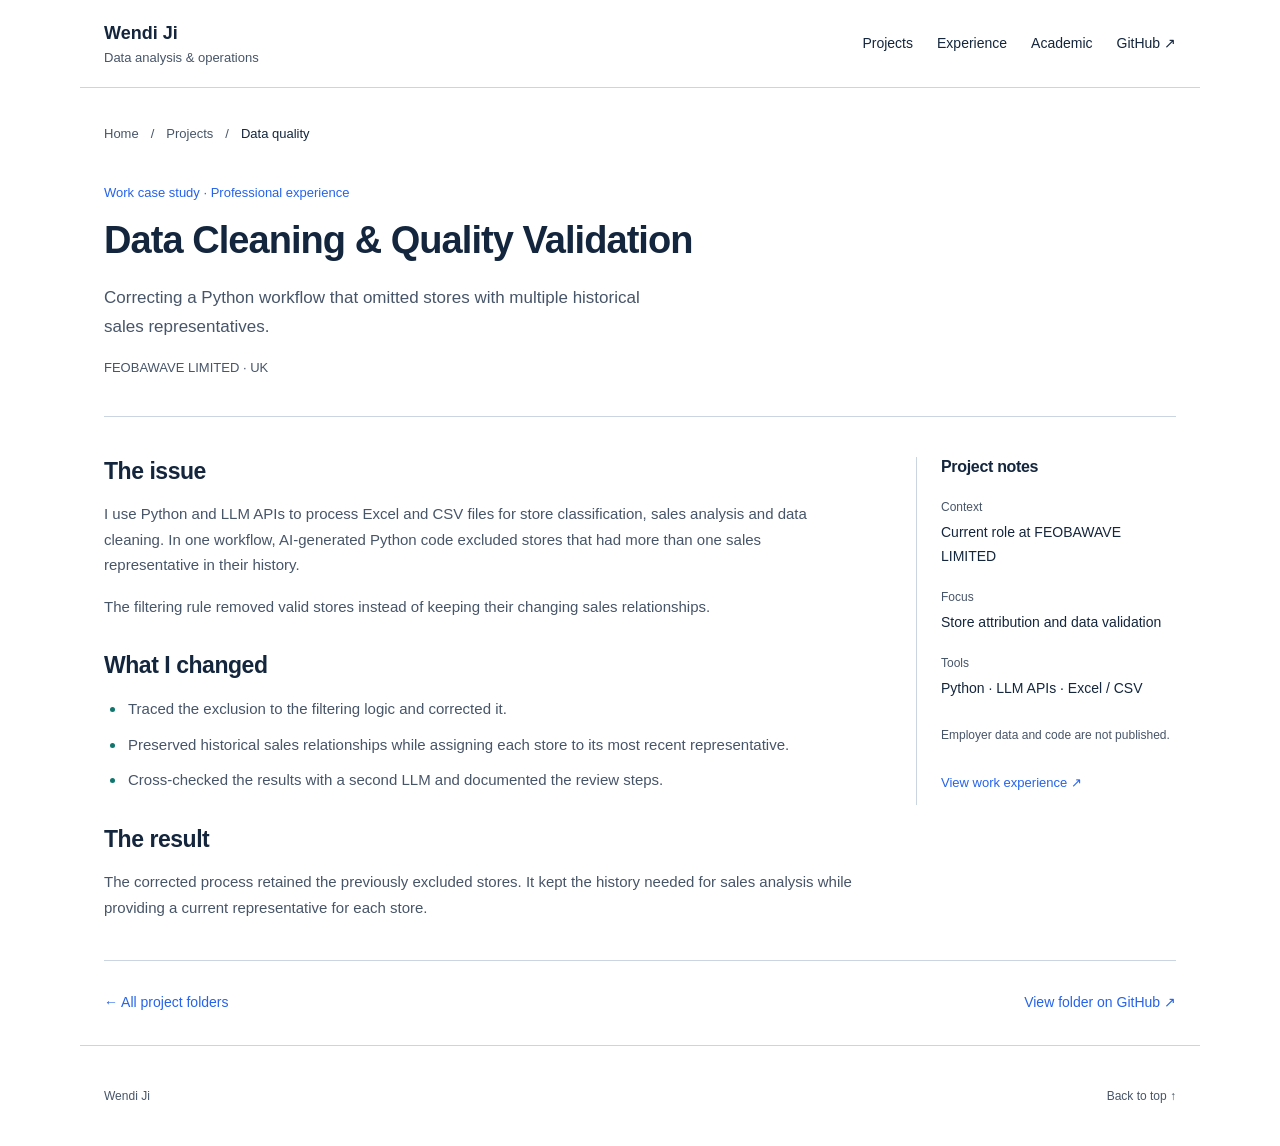
<file: projects/data-quality/index.html>
<!doctype html>
<html lang="en">
<head>
  <meta charset="utf-8">
  <meta name="viewport" content="width=device-width, initial-scale=1">
  <meta name="description" content="A professional case study from Wendi Ji's work at FEOBAWAVE: correcting a Python workflow that excluded stores with multiple historical sales representatives.">
  <title>Data Cleaning &amp; Quality Validation | Wendi Ji</title>
  <link rel="stylesheet" href="../../assets/style.css?v=20261021-palette">
  <link rel="stylesheet" href="../../assets/projects.css?v=20261021-palette">
  <meta name="theme-color" content="#FFFFFF">
</head>
<body class="project-page" id="top">
  <a class="skip-link" href="#main">Skip to content</a>
  <header class="navigation"><a class="brand" href="../../index.html">Wendi Ji<span>Data analysis &amp; operations</span></a><nav aria-label="Main navigation"><a href="../../index.html#portfolio">Projects</a><a href="../../index.html#work">Experience</a><a href="../../academic.html">Academic</a><a href="https://github.com/WendyJ92">GitHub ↗</a></nav></header>
  <main id="main">
    <nav class="breadcrumbs" aria-label="Breadcrumb"><a href="../../index.html">Home</a><span aria-hidden="true">/</span><a href="../../index.html#portfolio">Projects</a><span aria-hidden="true">/</span><span aria-current="page">Data quality</span></nav>
    <header class="project-header"><p class="project-kind">Work case study · Professional experience</p><h1>Data Cleaning &amp; Quality Validation</h1><p class="project-lead">Correcting a Python workflow that omitted stores with multiple historical sales representatives.</p><p class="project-meta">FEOBAWAVE LIMITED · UK</p></header>
    <div class="project-body">
      <div>
        <section class="project-section"><h2>The issue</h2><p>I use Python and LLM APIs to process Excel and CSV files for store classification, sales analysis and data cleaning. In one workflow, AI-generated Python code excluded stores that had more than one sales representative in their history.</p><p>The filtering rule removed valid stores instead of keeping their changing sales relationships.</p></section>
        <section class="project-section"><h2>What I changed</h2><ul><li>Traced the exclusion to the filtering logic and corrected it.</li><li>Preserved historical sales relationships while assigning each store to its most recent representative.</li><li>Cross-checked the results with a second LLM and documented the review steps.</li></ul></section>
        <section class="project-section"><h2>The result</h2><p>The corrected process retained the previously excluded stores. It kept the history needed for sales analysis while providing a current representative for each store.</p></section>
      </div>
      <aside class="project-facts"><h2>Project notes</h2><dl><div><dt>Context</dt><dd>Current role at FEOBAWAVE LIMITED</dd></div><div><dt>Focus</dt><dd>Store attribution and data validation</dd></div><div><dt>Tools</dt><dd>Python · LLM APIs · Excel / CSV</dd></div></dl><p>Employer data and code are not published.</p><a href="../../index.html#feobawave">View work experience ↗</a></aside>
    </div>
    <div class="project-return"><a href="../../index.html#portfolio">← All project folders</a><a href="https://github.com/WendyJ92/WendyJ92.github.io/tree/main/projects/data-quality">View folder on GitHub ↗</a></div>
  </main>
  <footer><p>Wendi Ji</p><a href="#top">Back to top ↑</a></footer>
</body>
</html>
</file>
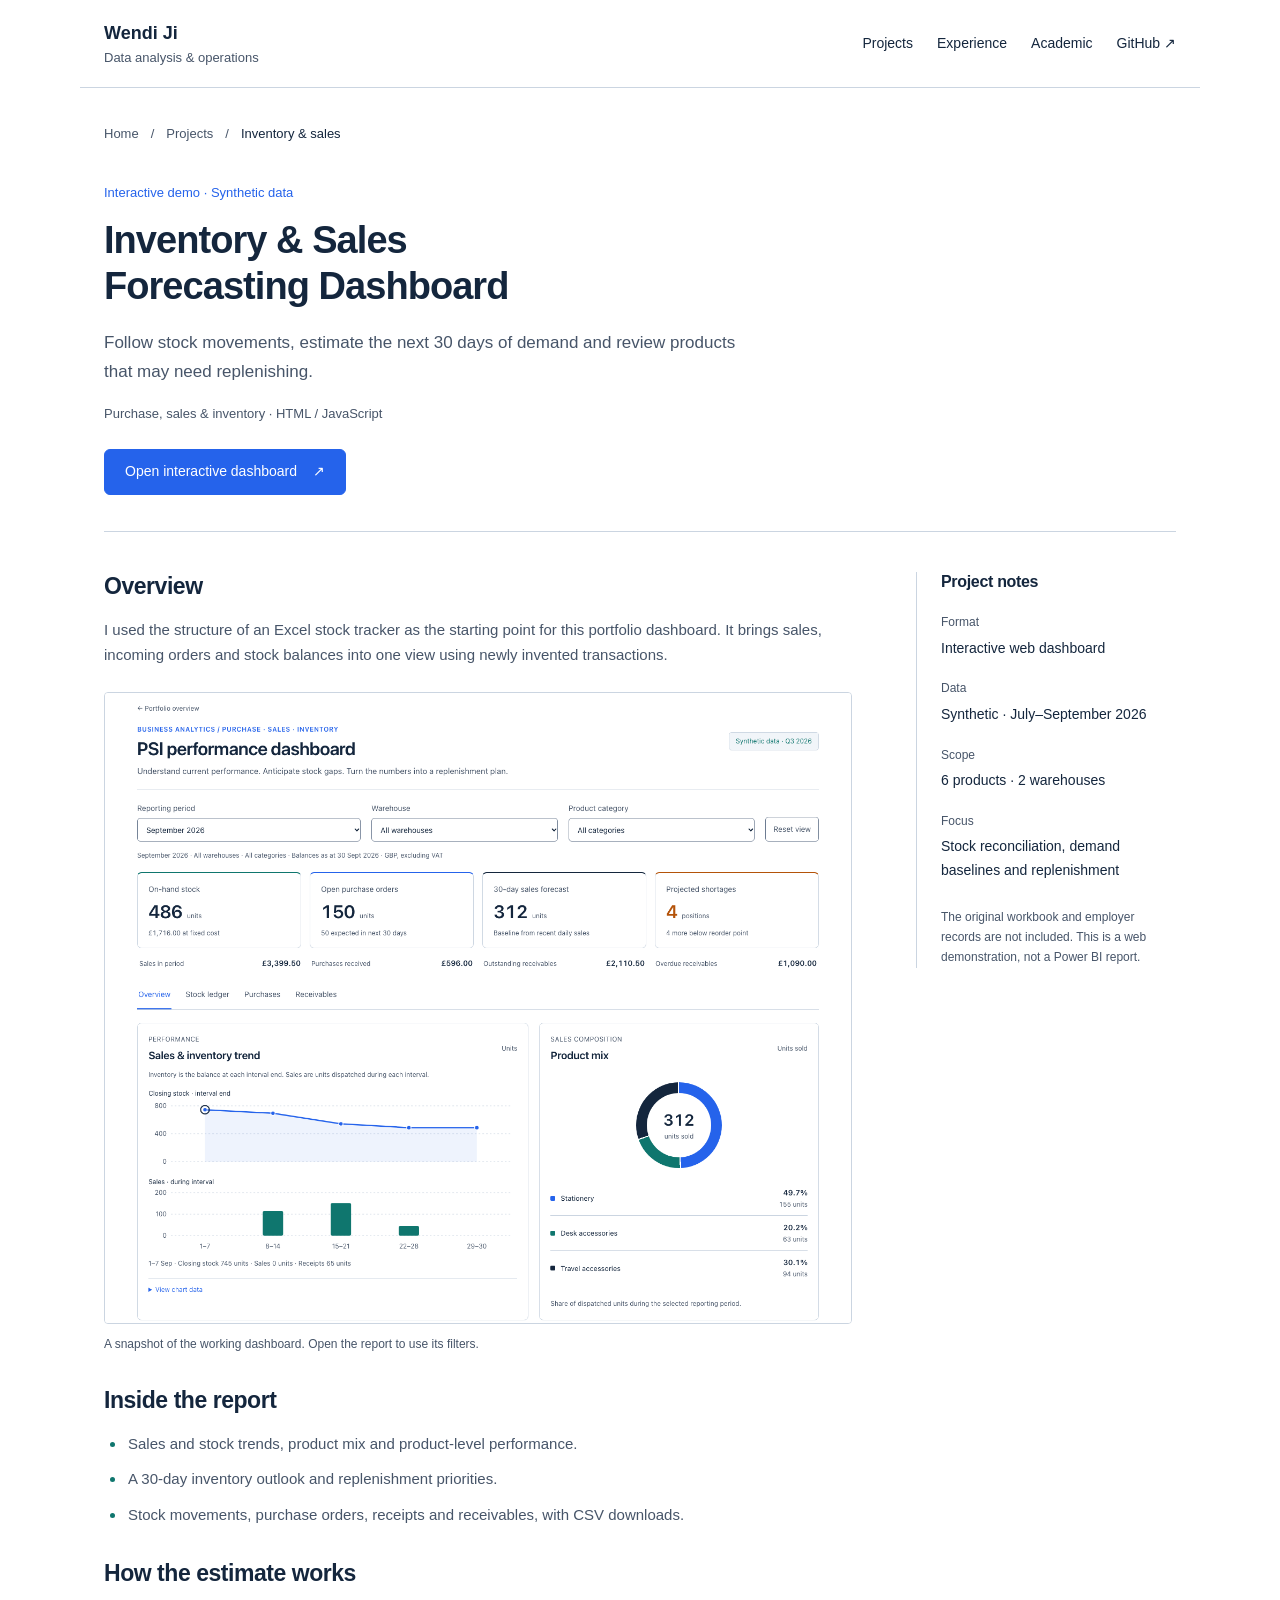
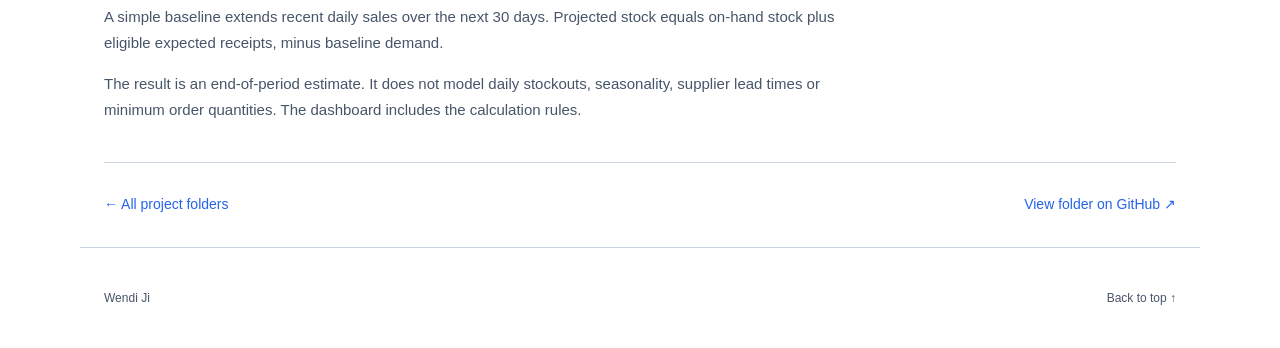
<file: projects/inventory-sales/index.html>
<!doctype html>
<html lang="en">
<head><meta charset="utf-8"><meta name="viewport" content="width=device-width, initial-scale=1"><meta name="description" content="Follow stock movements, estimate the next 30 days of demand and review products that may need replenishing."><meta name="theme-color" content="#FFFFFF"><title>Inventory &amp; Sales Forecasting Dashboard | Wendi Ji</title><link rel="stylesheet" href="../../assets/style.css?v=20261021-palette"><link rel="stylesheet" href="../../assets/projects.css?v=20261021-palette"></head>
<body class="project-page" id="top"><a class="skip-link" href="#main">Skip to content</a>
<header class="navigation"><a class="brand" href="../../index.html">Wendi Ji<span>Data analysis &amp; operations</span></a><nav aria-label="Main navigation"><a href="../../index.html#portfolio">Projects</a><a href="../../index.html#work">Experience</a><a href="../../academic.html">Academic</a><a href="https://github.com/WendyJ92">GitHub ↗</a></nav></header>
<main id="main"><nav class="breadcrumbs" aria-label="Breadcrumb"><a href="../../index.html">Home</a><span aria-hidden="true">/</span><a href="../../index.html#portfolio">Projects</a><span aria-hidden="true">/</span><span aria-current="page">Inventory &amp; sales</span></nav>
<header class="project-header"><p class="project-kind">Interactive demo · Synthetic data</p><h1>Inventory &amp; Sales Forecasting Dashboard</h1><p class="project-lead">Follow stock movements, estimate the next 30 days of demand and review products that may need replenishing.</p><p class="project-meta">Purchase, sales &amp; inventory · HTML / JavaScript</p><a class="button" href="../../inventory.html">Open interactive dashboard <span aria-hidden="true">↗</span></a></header>
<div class="project-body"><div><section class="project-section"><h2>Overview</h2><p>I used the structure of an Excel stock tracker as the starting point for this portfolio dashboard. It brings sales, incoming orders and stock balances into one view using newly invented transactions.</p><figure class="project-preview"><a href="../../inventory.html"><img src="../../assets/psi-dashboard-preview.png?v=20261021-palette" width="1392" height="1175" alt="PSI performance dashboard showing synthetic stock indicators, sales trends and product mix." decoding="async"></a><figcaption>A snapshot of the working dashboard. Open the report to use its filters.</figcaption></figure></section><section class="project-section"><h2>Inside the report</h2><ul><li>Sales and stock trends, product mix and product-level performance.</li><li>A 30-day inventory outlook and replenishment priorities.</li><li>Stock movements, purchase orders, receipts and receivables, with CSV downloads.</li></ul></section><section class="project-section"><h2>How the estimate works</h2><p>A simple baseline extends recent daily sales over the next 30 days. Projected stock equals on-hand stock plus eligible expected receipts, minus baseline demand.</p><p>The result is an end-of-period estimate. It does not model daily stockouts, seasonality, supplier lead times or minimum order quantities. The dashboard includes the calculation rules.</p></section></div><aside class="project-facts"><h2>Project notes</h2><dl><div><dt>Format</dt><dd>Interactive web dashboard</dd></div><div><dt>Data</dt><dd>Synthetic · July–September 2026</dd></div><div><dt>Scope</dt><dd>6 products · 2 warehouses</dd></div><div><dt>Focus</dt><dd>Stock reconciliation, demand baselines and replenishment</dd></div></dl><p>The original workbook and employer records are not included. This is a web demonstration, not a Power BI report.</p></aside></div>
<div class="project-return"><a href="../../index.html#portfolio">← All project folders</a><a href="https://github.com/WendyJ92/WendyJ92.github.io/tree/main/projects/inventory-sales">View folder on GitHub ↗</a></div></main>
<footer><p>Wendi Ji</p><a href="#top">Back to top ↑</a></footer></body></html>
</file>
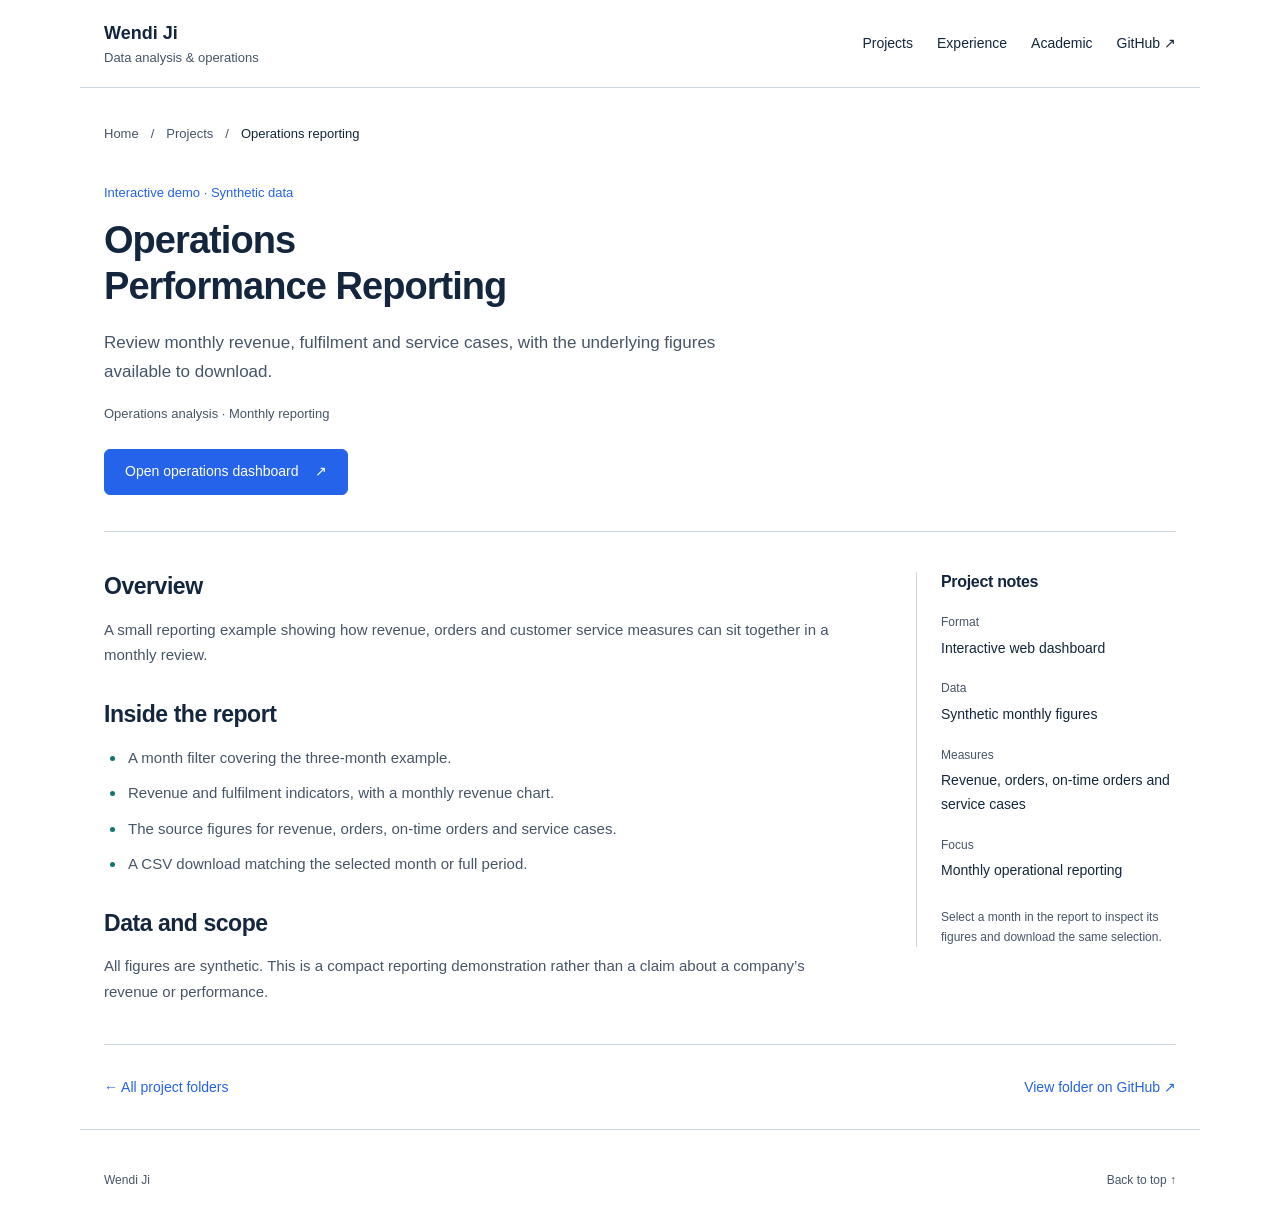
<file: projects/operations-reporting/index.html>
<!doctype html>
<html lang="en">
<head><meta charset="utf-8"><meta name="viewport" content="width=device-width, initial-scale=1"><meta name="description" content="Review monthly revenue, fulfilment and service cases, with the underlying figures available to download."><meta name="theme-color" content="#FFFFFF"><title>Operations Performance Reporting | Wendi Ji</title><link rel="stylesheet" href="../../assets/style.css?v=20261021-palette"><link rel="stylesheet" href="../../assets/projects.css?v=20261021-palette"></head>
<body class="project-page" id="top"><a class="skip-link" href="#main">Skip to content</a>
<header class="navigation"><a class="brand" href="../../index.html">Wendi Ji<span>Data analysis &amp; operations</span></a><nav aria-label="Main navigation"><a href="../../index.html#portfolio">Projects</a><a href="../../index.html#work">Experience</a><a href="../../academic.html">Academic</a><a href="https://github.com/WendyJ92">GitHub ↗</a></nav></header>
<main id="main"><nav class="breadcrumbs" aria-label="Breadcrumb"><a href="../../index.html">Home</a><span aria-hidden="true">/</span><a href="../../index.html#portfolio">Projects</a><span aria-hidden="true">/</span><span aria-current="page">Operations reporting</span></nav>
<header class="project-header"><p class="project-kind">Interactive demo · Synthetic data</p><h1>Operations Performance Reporting</h1><p class="project-lead">Review monthly revenue, fulfilment and service cases, with the underlying figures available to download.</p><p class="project-meta">Operations analysis · Monthly reporting</p><a class="button" href="../../dashboards.html#demo">Open operations dashboard <span aria-hidden="true">↗</span></a></header>
<div class="project-body"><div><section class="project-section"><h2>Overview</h2><p>A small reporting example showing how revenue, orders and customer service measures can sit together in a monthly review.</p></section><section class="project-section"><h2>Inside the report</h2><ul><li>A month filter covering the three-month example.</li><li>Revenue and fulfilment indicators, with a monthly revenue chart.</li><li>The source figures for revenue, orders, on-time orders and service cases.</li><li>A CSV download matching the selected month or full period.</li></ul></section><section class="project-section"><h2>Data and scope</h2><p>All figures are synthetic. This is a compact reporting demonstration rather than a claim about a company’s revenue or performance.</p></section></div><aside class="project-facts"><h2>Project notes</h2><dl><div><dt>Format</dt><dd>Interactive web dashboard</dd></div><div><dt>Data</dt><dd>Synthetic monthly figures</dd></div><div><dt>Measures</dt><dd>Revenue, orders, on-time orders and service cases</dd></div><div><dt>Focus</dt><dd>Monthly operational reporting</dd></div></dl><p>Select a month in the report to inspect its figures and download the same selection.</p></aside></div>
<div class="project-return"><a href="../../index.html#portfolio">← All project folders</a><a href="https://github.com/WendyJ92/WendyJ92.github.io/tree/main/projects/operations-reporting">View folder on GitHub ↗</a></div></main>
<footer><p>Wendi Ji</p><a href="#top">Back to top ↑</a></footer></body></html>
</file>
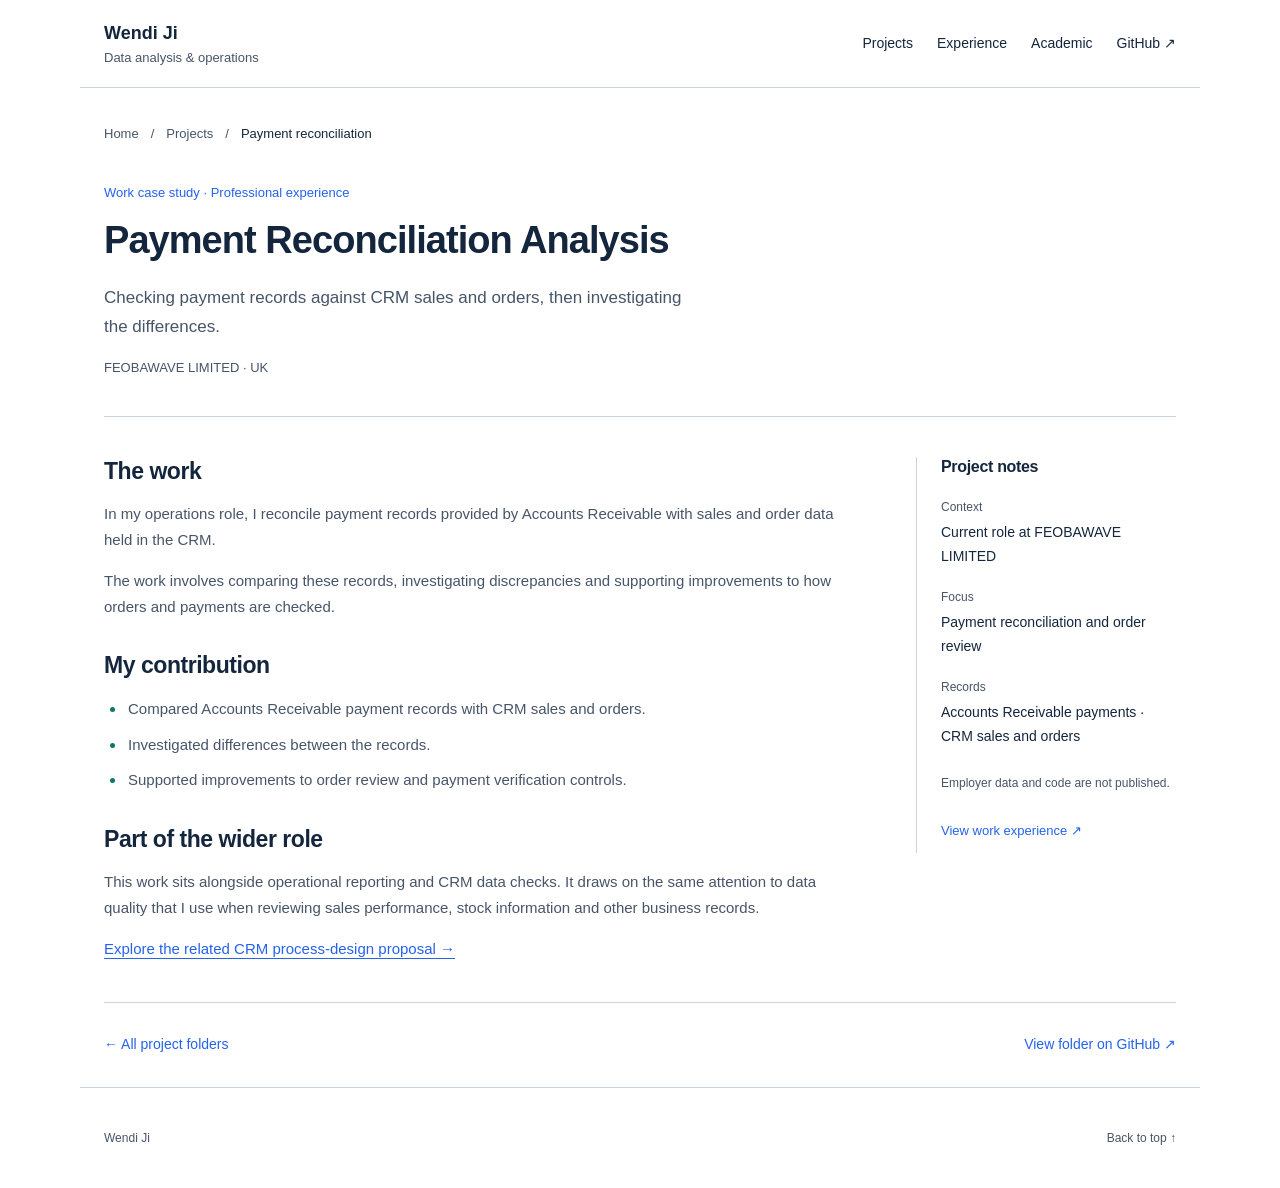
<file: projects/payment-reconciliation/index.html>
<!doctype html>
<html lang="en">
<head>
  <meta charset="utf-8">
  <meta name="viewport" content="width=device-width, initial-scale=1">
  <meta name="description" content="A professional case study from Wendi Ji's work at FEOBAWAVE: comparing Accounts Receivable payment records with CRM sales and orders, investigating differences and supporting verification improvements.">
  <title>Payment Reconciliation Analysis | Wendi Ji</title>
  <link rel="stylesheet" href="../../assets/style.css?v=20261021-palette">
  <link rel="stylesheet" href="../../assets/projects.css?v=20261021-palette">
  <meta name="theme-color" content="#FFFFFF">
</head>
<body class="project-page" id="top">
  <a class="skip-link" href="#main">Skip to content</a>
  <header class="navigation"><a class="brand" href="../../index.html">Wendi Ji<span>Data analysis &amp; operations</span></a><nav aria-label="Main navigation"><a href="../../index.html#portfolio">Projects</a><a href="../../index.html#work">Experience</a><a href="../../academic.html">Academic</a><a href="https://github.com/WendyJ92">GitHub ↗</a></nav></header>
  <main id="main">
    <nav class="breadcrumbs" aria-label="Breadcrumb"><a href="../../index.html">Home</a><span aria-hidden="true">/</span><a href="../../index.html#portfolio">Projects</a><span aria-hidden="true">/</span><span aria-current="page">Payment reconciliation</span></nav>
    <header class="project-header"><p class="project-kind">Work case study · Professional experience</p><h1>Payment Reconciliation Analysis</h1><p class="project-lead">Checking payment records against CRM sales and orders, then investigating the differences.</p><p class="project-meta">FEOBAWAVE LIMITED · UK</p></header>
    <div class="project-body">
      <div>
        <section class="project-section"><h2>The work</h2><p>In my operations role, I reconcile payment records provided by Accounts Receivable with sales and order data held in the CRM.</p><p>The work involves comparing these records, investigating discrepancies and supporting improvements to how orders and payments are checked.</p></section>
        <section class="project-section"><h2>My contribution</h2><ul><li>Compared Accounts Receivable payment records with CRM sales and orders.</li><li>Investigated differences between the records.</li><li>Supported improvements to order review and payment verification controls.</li></ul></section>
        <section class="project-section"><h2>Part of the wider role</h2><p>This work sits alongside operational reporting and CRM data checks. It draws on the same attention to data quality that I use when reviewing sales performance, stock information and other business records.</p><p><a href="../crm-process-improvement/">Explore the related CRM process-design proposal →</a></p></section>
      </div>
      <aside class="project-facts"><h2>Project notes</h2><dl><div><dt>Context</dt><dd>Current role at FEOBAWAVE LIMITED</dd></div><div><dt>Focus</dt><dd>Payment reconciliation and order review</dd></div><div><dt>Records</dt><dd>Accounts Receivable payments · CRM sales and orders</dd></div></dl><p>Employer data and code are not published.</p><a href="../../index.html#feobawave">View work experience ↗</a></aside>
    </div>
    <div class="project-return"><a href="../../index.html#portfolio">← All project folders</a><a href="https://github.com/WendyJ92/WendyJ92.github.io/tree/main/projects/payment-reconciliation">View folder on GitHub ↗</a></div>
  </main>
  <footer><p>Wendi Ji</p><a href="#top">Back to top ↑</a></footer>
</body>
</html>
</file>
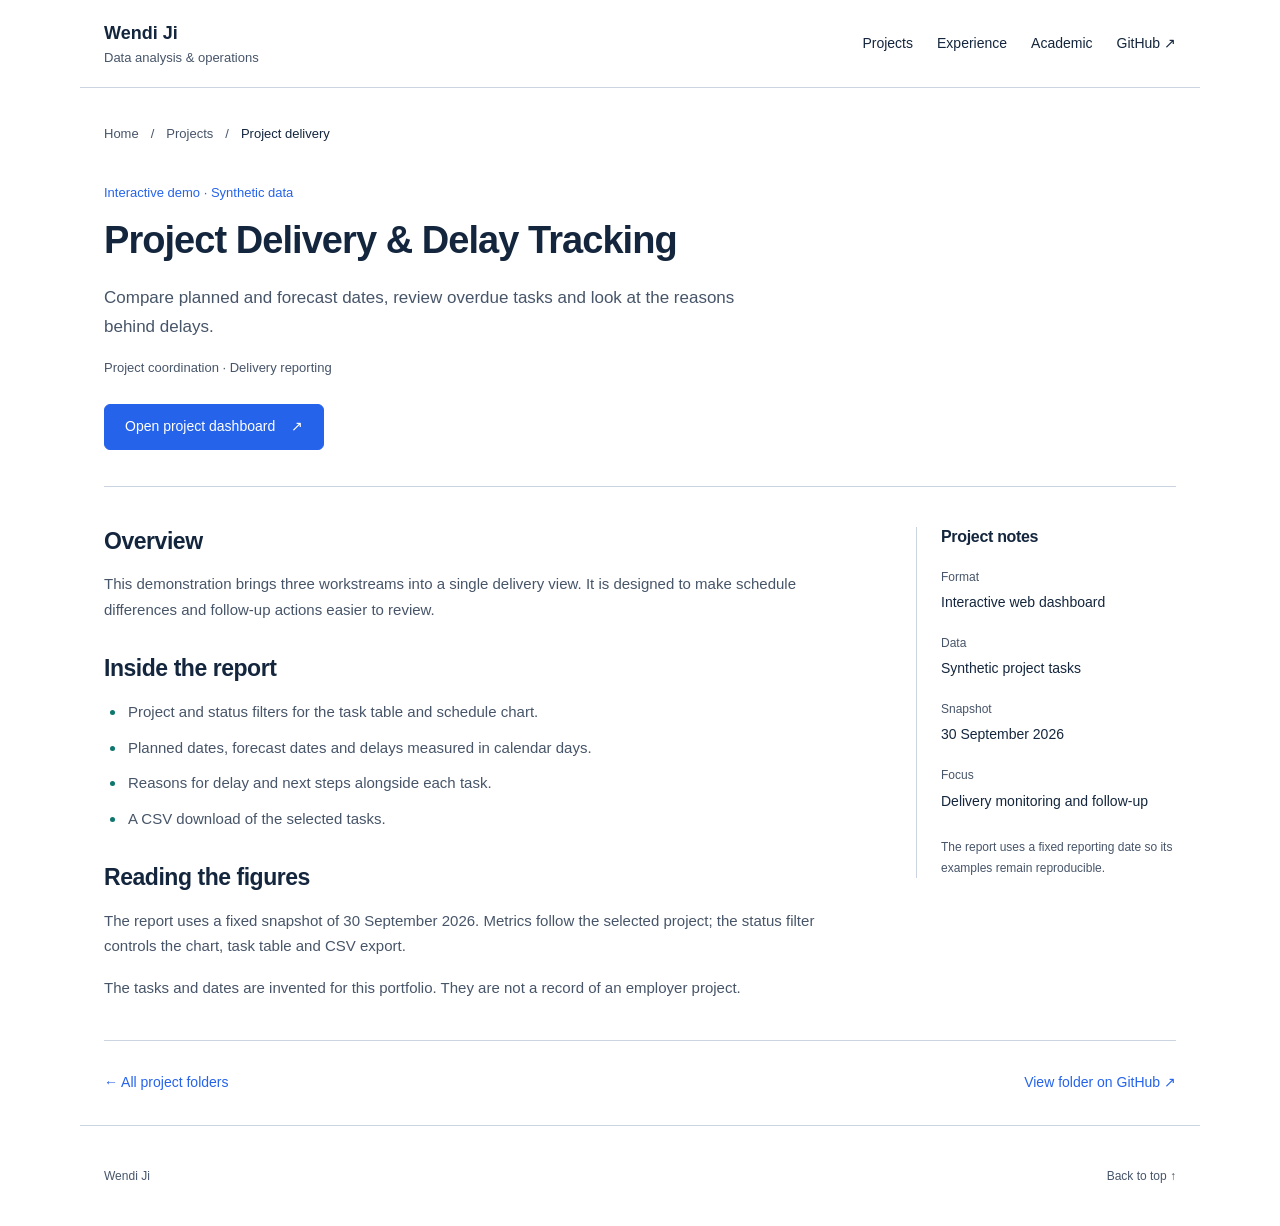
<file: projects/project-delivery/index.html>
<!doctype html>
<html lang="en">
<head><meta charset="utf-8"><meta name="viewport" content="width=device-width, initial-scale=1"><meta name="description" content="Compare planned and forecast dates, review overdue tasks and look at the reasons behind delays."><meta name="theme-color" content="#FFFFFF"><title>Project Delivery &amp; Delay Tracking | Wendi Ji</title><link rel="stylesheet" href="../../assets/style.css?v=20261021-palette"><link rel="stylesheet" href="../../assets/projects.css?v=20261021-palette"></head>
<body class="project-page" id="top"><a class="skip-link" href="#main">Skip to content</a>
<header class="navigation"><a class="brand" href="../../index.html">Wendi Ji<span>Data analysis &amp; operations</span></a><nav aria-label="Main navigation"><a href="../../index.html#portfolio">Projects</a><a href="../../index.html#work">Experience</a><a href="../../academic.html">Academic</a><a href="https://github.com/WendyJ92">GitHub ↗</a></nav></header>
<main id="main"><nav class="breadcrumbs" aria-label="Breadcrumb"><a href="../../index.html">Home</a><span aria-hidden="true">/</span><a href="../../index.html#portfolio">Projects</a><span aria-hidden="true">/</span><span aria-current="page">Project delivery</span></nav>
<header class="project-header"><p class="project-kind">Interactive demo · Synthetic data</p><h1>Project Delivery &amp; Delay Tracking</h1><p class="project-lead">Compare planned and forecast dates, review overdue tasks and look at the reasons behind delays.</p><p class="project-meta">Project coordination · Delivery reporting</p><a class="button" href="../../dashboards.html#project-demo">Open project dashboard <span aria-hidden="true">↗</span></a></header>
<div class="project-body"><div><section class="project-section"><h2>Overview</h2><p>This demonstration brings three workstreams into a single delivery view. It is designed to make schedule differences and follow-up actions easier to review.</p></section><section class="project-section"><h2>Inside the report</h2><ul><li>Project and status filters for the task table and schedule chart.</li><li>Planned dates, forecast dates and delays measured in calendar days.</li><li>Reasons for delay and next steps alongside each task.</li><li>A CSV download of the selected tasks.</li></ul></section><section class="project-section"><h2>Reading the figures</h2><p>The report uses a fixed snapshot of 30 September 2026. Metrics follow the selected project; the status filter controls the chart, task table and CSV export.</p><p>The tasks and dates are invented for this portfolio. They are not a record of an employer project.</p></section></div><aside class="project-facts"><h2>Project notes</h2><dl><div><dt>Format</dt><dd>Interactive web dashboard</dd></div><div><dt>Data</dt><dd>Synthetic project tasks</dd></div><div><dt>Snapshot</dt><dd>30 September 2026</dd></div><div><dt>Focus</dt><dd>Delivery monitoring and follow-up</dd></div></dl><p>The report uses a fixed reporting date so its examples remain reproducible.</p></aside></div>
<div class="project-return"><a href="../../index.html#portfolio">← All project folders</a><a href="https://github.com/WendyJ92/WendyJ92.github.io/tree/main/projects/project-delivery">View folder on GitHub ↗</a></div></main>
<footer><p>Wendi Ji</p><a href="#top">Back to top ↑</a></footer></body></html>
</file>
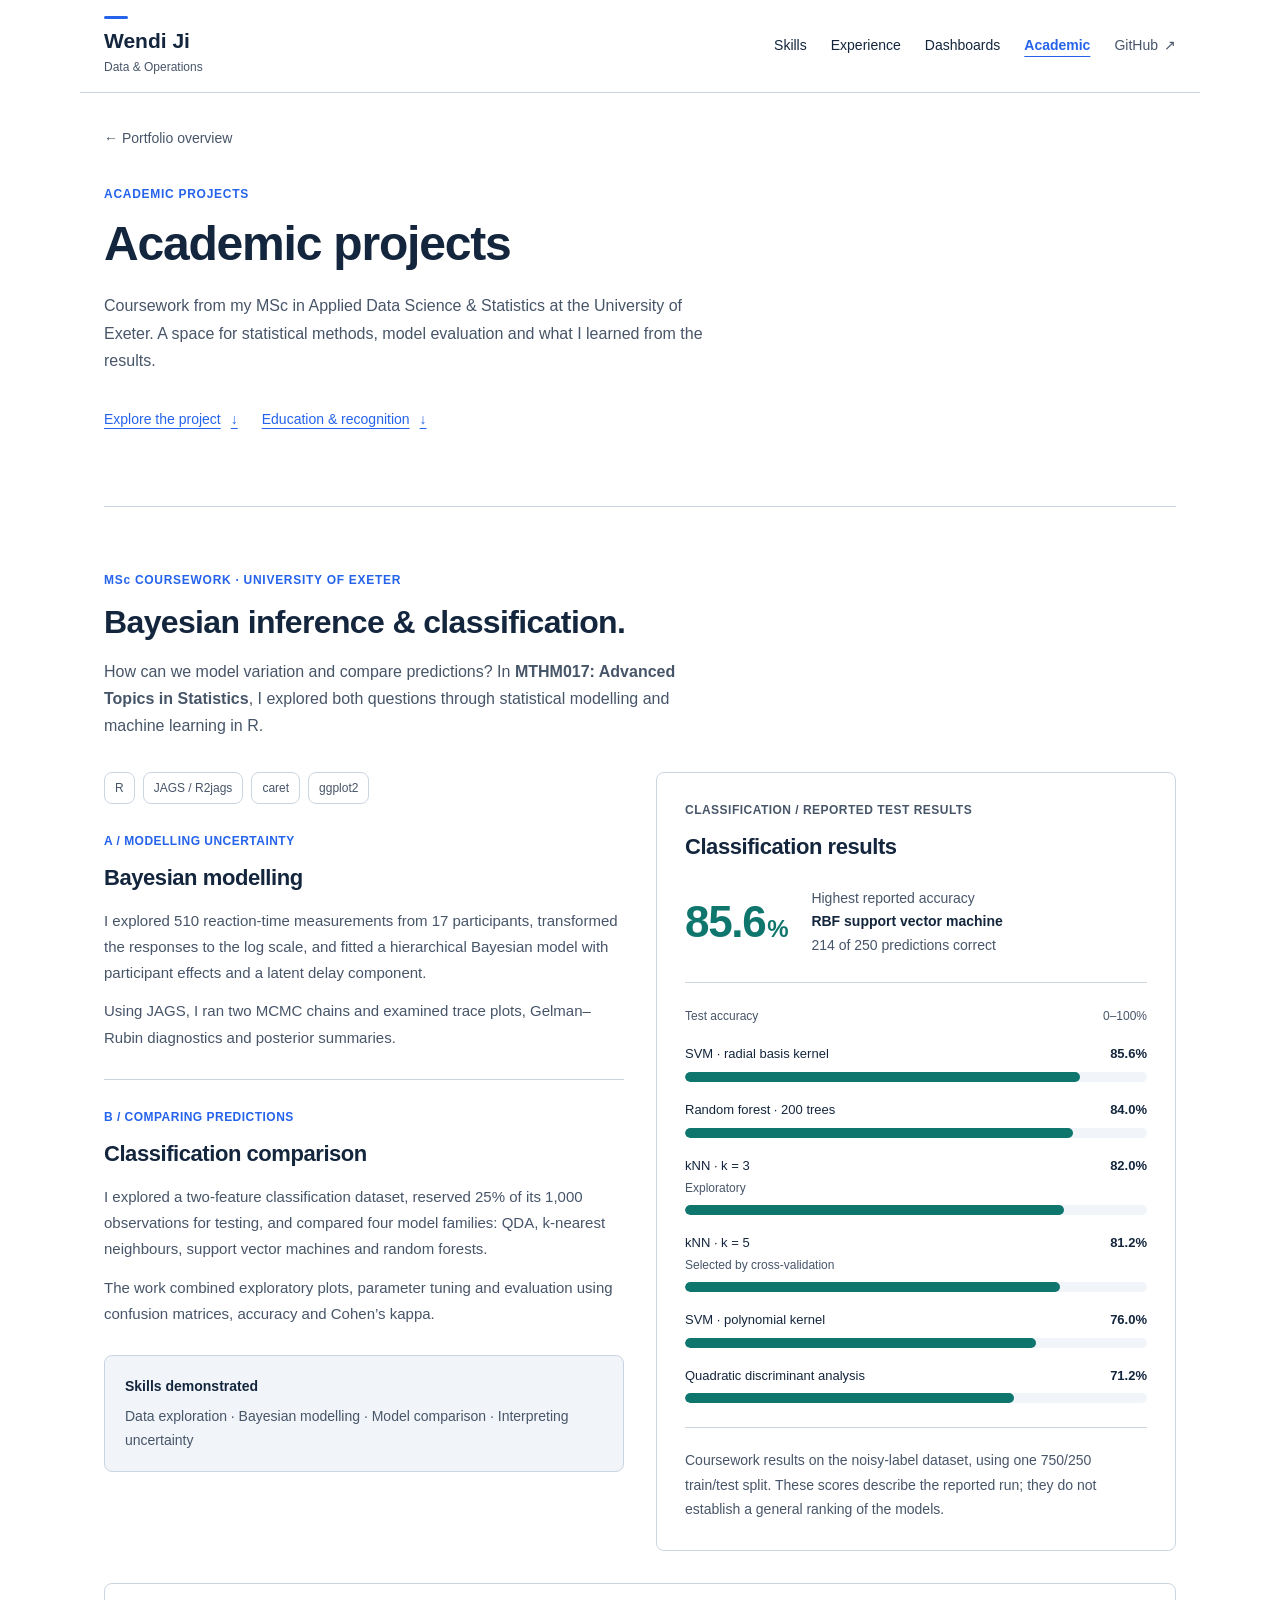
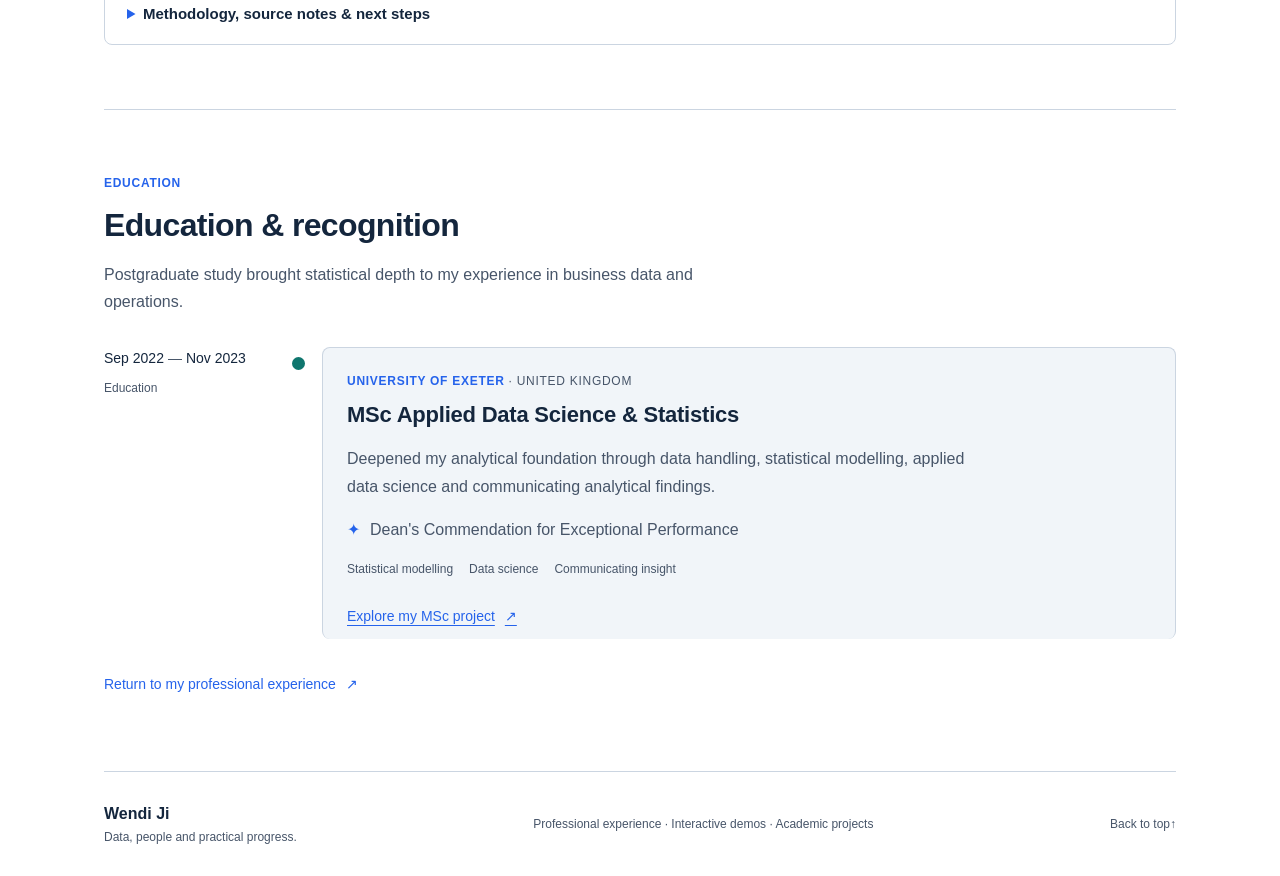
<file: academic.html>
<!doctype html>
<html lang="en">
<head>
  <meta charset="utf-8">
  <meta name="viewport" content="width=device-width, initial-scale=1">
  <meta name="description" content="Wendi Ji's University of Exeter MSc coursework: Bayesian inference, classification, model evaluation and statistical reasoning.">
  <meta name="theme-color" content="#FFFFFF">
  <title>Academic projects | Wendi Ji</title>
  <link rel="stylesheet" href="assets/style.css?v=20261021-palette">
  <link rel="stylesheet" href="assets/academic-project.css?v=20261021-palette">
  <link rel="stylesheet" href="assets/layout.css?v=20261021-palette">
</head>
<body id="top">
  <a class="skip-link" href="#main">Skip to content</a>
  <header class="navigation">
    <a class="brand" href="index.html">Wendi Ji<span>Data & Operations</span></a>
    <nav aria-label="Main navigation"><a href="index.html#skills">Skills</a><a href="index.html#work">Experience</a><a href="dashboards.html">Dashboards</a><a href="academic.html" aria-current="page">Academic</a><a class="nav-external" href="https://github.com/WendyJ92">GitHub <span aria-hidden="true">↗</span></a></nav>
  </header>
  <main id="main">
    <section class="page-intro" aria-labelledby="page-title">
      <a class="back-link" href="index.html">← Portfolio overview</a>
      <p class="eyebrow">ACADEMIC PROJECTS</p><h1 id="page-title">Academic projects</h1>
      <p class="page-deck">Coursework from my MSc in Applied Data Science & Statistics at the University of Exeter. A space for statistical methods, model evaluation and what I learned from the results.</p>
      <div class="page-jumps"><a href="#academic-project">Explore the project <span aria-hidden="true">↓</span></a><a href="#education">Education & recognition <span aria-hidden="true">↓</span></a></div>
    </section>
    <section id="academic-project" class="academic-section" aria-labelledby="academic-title">
      <div class="section-heading"><div><p class="eyebrow">MSc COURSEWORK · UNIVERSITY OF EXETER</p><h2 id="academic-title">Bayesian inference & classification.</h2></div><p>How can we model variation and compare predictions? In <strong>MTHM017: Advanced Topics in Statistics</strong>, I explored both questions through statistical modelling and machine learning in R.</p></div>
      <div class="academic-grid">
        <div class="academic-story">
          <ul class="academic-tags" aria-label="Project tools"><li>R</li><li>JAGS / R2jags</li><li>caret</li><li>ggplot2</li></ul>
          <article class="academic-strand"><p class="eyebrow">A / MODELLING UNCERTAINTY</p><h3>Bayesian modelling</h3><p>I explored 510 reaction-time measurements from 17 participants, transformed the responses to the log scale, and fitted a hierarchical Bayesian model with participant effects and a latent delay component.</p><p>Using JAGS, I ran two MCMC chains and examined trace plots, Gelman–Rubin diagnostics and posterior summaries.</p></article>
          <article class="academic-strand"><p class="eyebrow">B / COMPARING PREDICTIONS</p><h3>Classification comparison</h3><p>I explored a two-feature classification dataset, reserved 25% of its 1,000 observations for testing, and compared four model families: QDA, k-nearest neighbours, support vector machines and random forests.</p><p>The work combined exploratory plots, parameter tuning and evaluation using confusion matrices, accuracy and Cohen’s kappa.</p></article>
          <p class="academic-takeaway"><strong>Skills demonstrated</strong>Data exploration · Bayesian modelling · Model comparison · Interpreting uncertainty</p>
        </div>
        <figure class="academic-results" aria-labelledby="academic-results-title" aria-describedby="academic-results-note">
          <figcaption><p class="eyebrow">CLASSIFICATION / REPORTED TEST RESULTS</p><h3 id="academic-results-title">Classification results</h3></figcaption>
          <div class="academic-result-lead"><strong>85.6<span>%</span></strong><p>Highest reported accuracy<br><b>RBF support vector machine</b><br>214 of 250 predictions correct</p></div>
          <div class="academic-axis" aria-hidden="true"><span>Test accuracy</span><span>0–100%</span></div>
          <ol class="academic-bars" aria-label="Test accuracy by model, highest first">
            <li class="academic-best"><div class="academic-bar-label"><span>SVM · radial basis kernel</span><strong>85.6%</strong></div><div class="academic-bar-track" aria-hidden="true"><span style="width:85.6%"></span></div></li>
            <li><div class="academic-bar-label"><span>Random forest · 200 trees</span><strong>84.0%</strong></div><div class="academic-bar-track" aria-hidden="true"><span style="width:84%"></span></div></li>
            <li><div class="academic-bar-label"><span>kNN · k = 3 <small>Exploratory</small></span><strong>82.0%</strong></div><div class="academic-bar-track" aria-hidden="true"><span style="width:82%"></span></div></li>
            <li><div class="academic-bar-label"><span>kNN · k = 5 <small>Selected by cross-validation</small></span><strong>81.2%</strong></div><div class="academic-bar-track" aria-hidden="true"><span style="width:81.2%"></span></div></li>
            <li><div class="academic-bar-label"><span>SVM · polynomial kernel</span><strong>76.0%</strong></div><div class="academic-bar-track" aria-hidden="true"><span style="width:76%"></span></div></li>
            <li><div class="academic-bar-label"><span>Quadratic discriminant analysis</span><strong>71.2%</strong></div><div class="academic-bar-track" aria-hidden="true"><span style="width:71.2%"></span></div></li>
          </ol>
          <p id="academic-results-note" class="academic-chart-note">Coursework results on the noisy-label dataset, using one 750/250 train/test split. These scores describe the reported run; they do not establish a general ranking of the models.</p>
        </figure>
      </div>
      <details class="academic-method">
        <summary>Methodology, source notes & next steps</summary>
        <div class="academic-method-grid">
          <div><h3>Bayesian workflow</h3><p>Each chain used 10,000 iterations, with the first 5,000 discarded as burn-in. The report includes numerical convergence diagnostics and posterior densities. Some effective sample sizes were low (λ: 180; τ: 320), so longer sampling and completed posterior predictive checks would strengthen the analysis. I present this as a modelling exercise, without clinical conclusions.</p></div>
          <div><h3>Evaluation choices</h3><p>For kNN, repeated 10-fold cross-validation (five repeats) selected k = 5. The report also tested k = 3. The SVM and random-forest training outputs used 25 bootstrap resamples. Comparing multiple variants on one test set makes the ranking exploratory; a further independent evaluation would be needed after model selection.</p></div>
          <div><h3>Source & interpretation</h3><p>Based on my <em>MTHM017 Advanced Topics in Statistics</em> coursework report: Bayesian methods and diagnostics on pages 27–34; classification results on pages 45–53. The chart follows the printed R outputs and confusion matrices where prose summaries differ. Models have not been rerun for this page.</p></div>
          <div><h3>What I would develop next</h3><p>Correct the original-scale posterior summary calculations, complete the predictive checks, and evaluate the classification workflow across repeated splits. The report’s separate clean-label experiment involved retraining and is not combined with the results shown here.</p></div>
        </div>
      </details>
    </section>
    <section id="education" aria-labelledby="education-title">
      <div class="section-heading"><div><p class="eyebrow">EDUCATION</p><h2 id="education-title">Education & recognition</h2></div><p>Postgraduate study brought statistical depth to my experience in business data and operations.</p></div>
      <ol class="timeline">        <li class="timeline-item timeline-education" id="exeter">
          <div class="timeline-date"><p><time datetime="2022-09">Sep 2022</time><span class="date-separator">—</span><time datetime="2023-11">Nov 2023</time></p><span class="timeline-category">Education</span></div>
          <article class="timeline-content"><p class="eyebrow">UNIVERSITY OF EXETER <span class="entry-location">· UNITED KINGDOM</span></p><h3>MSc Applied Data Science & Statistics</h3><p>Deepened my analytical foundation through data handling, statistical modelling, applied data science and communicating analytical findings.</p><p class="award"><span aria-hidden="true">✦</span> Dean's Commendation for Exceptional Performance</p><ul class="entry-tags" aria-label="Areas of study"><li>Statistical modelling</li><li>Data science</li><li>Communicating insight</li></ul><a class="text-link academic-timeline-link" href="#academic-project">Explore my MSc project <span aria-hidden="true">↗</span></a></article>
        </li></ol>
      <a class="text-link page-return" href="index.html#work">Return to my professional experience <span aria-hidden="true">↗</span></a>
    </section>
  </main>
  <footer><a class="footer-name" href="index.html">Wendi Ji<span>Data, people and practical progress.</span></a><p>Professional experience · Interactive demos · Academic projects</p><a href="#top">Back to top <span aria-hidden="true">↑</span></a></footer>
</body>
</html>
</file>
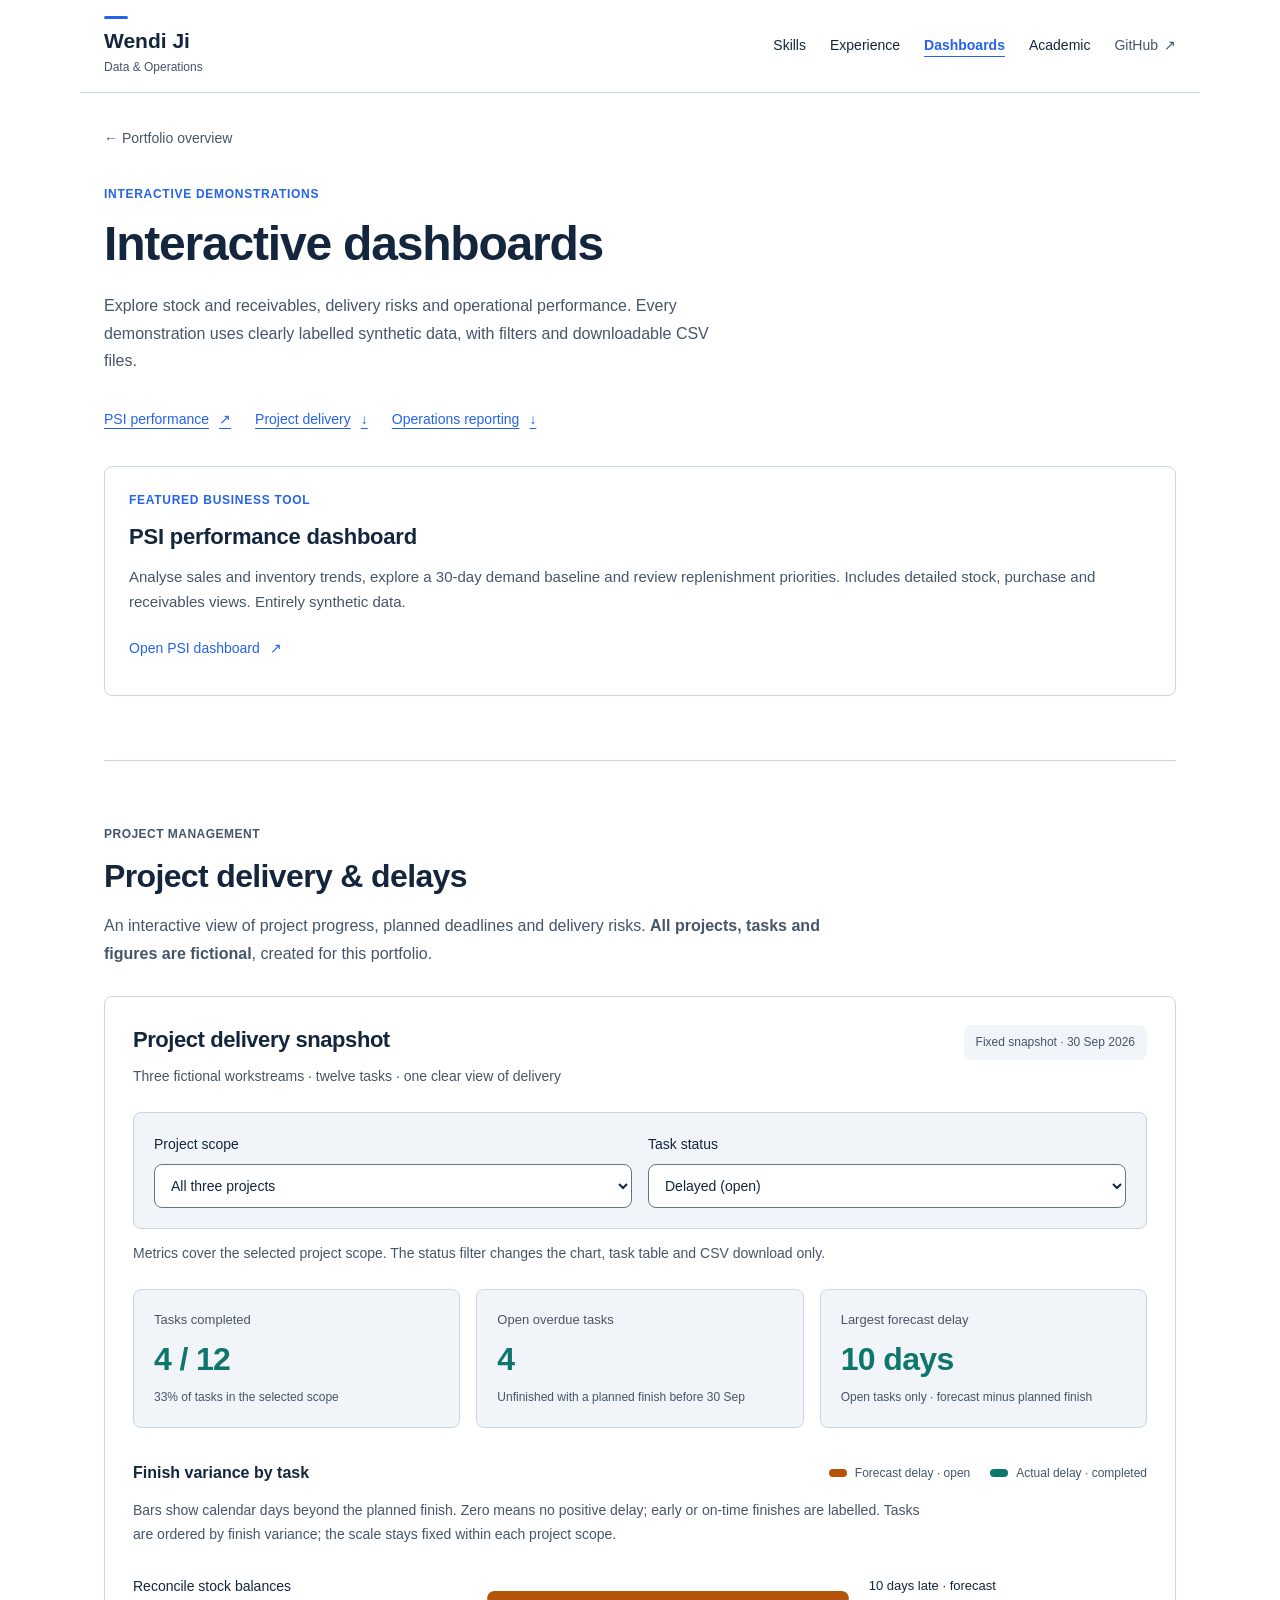
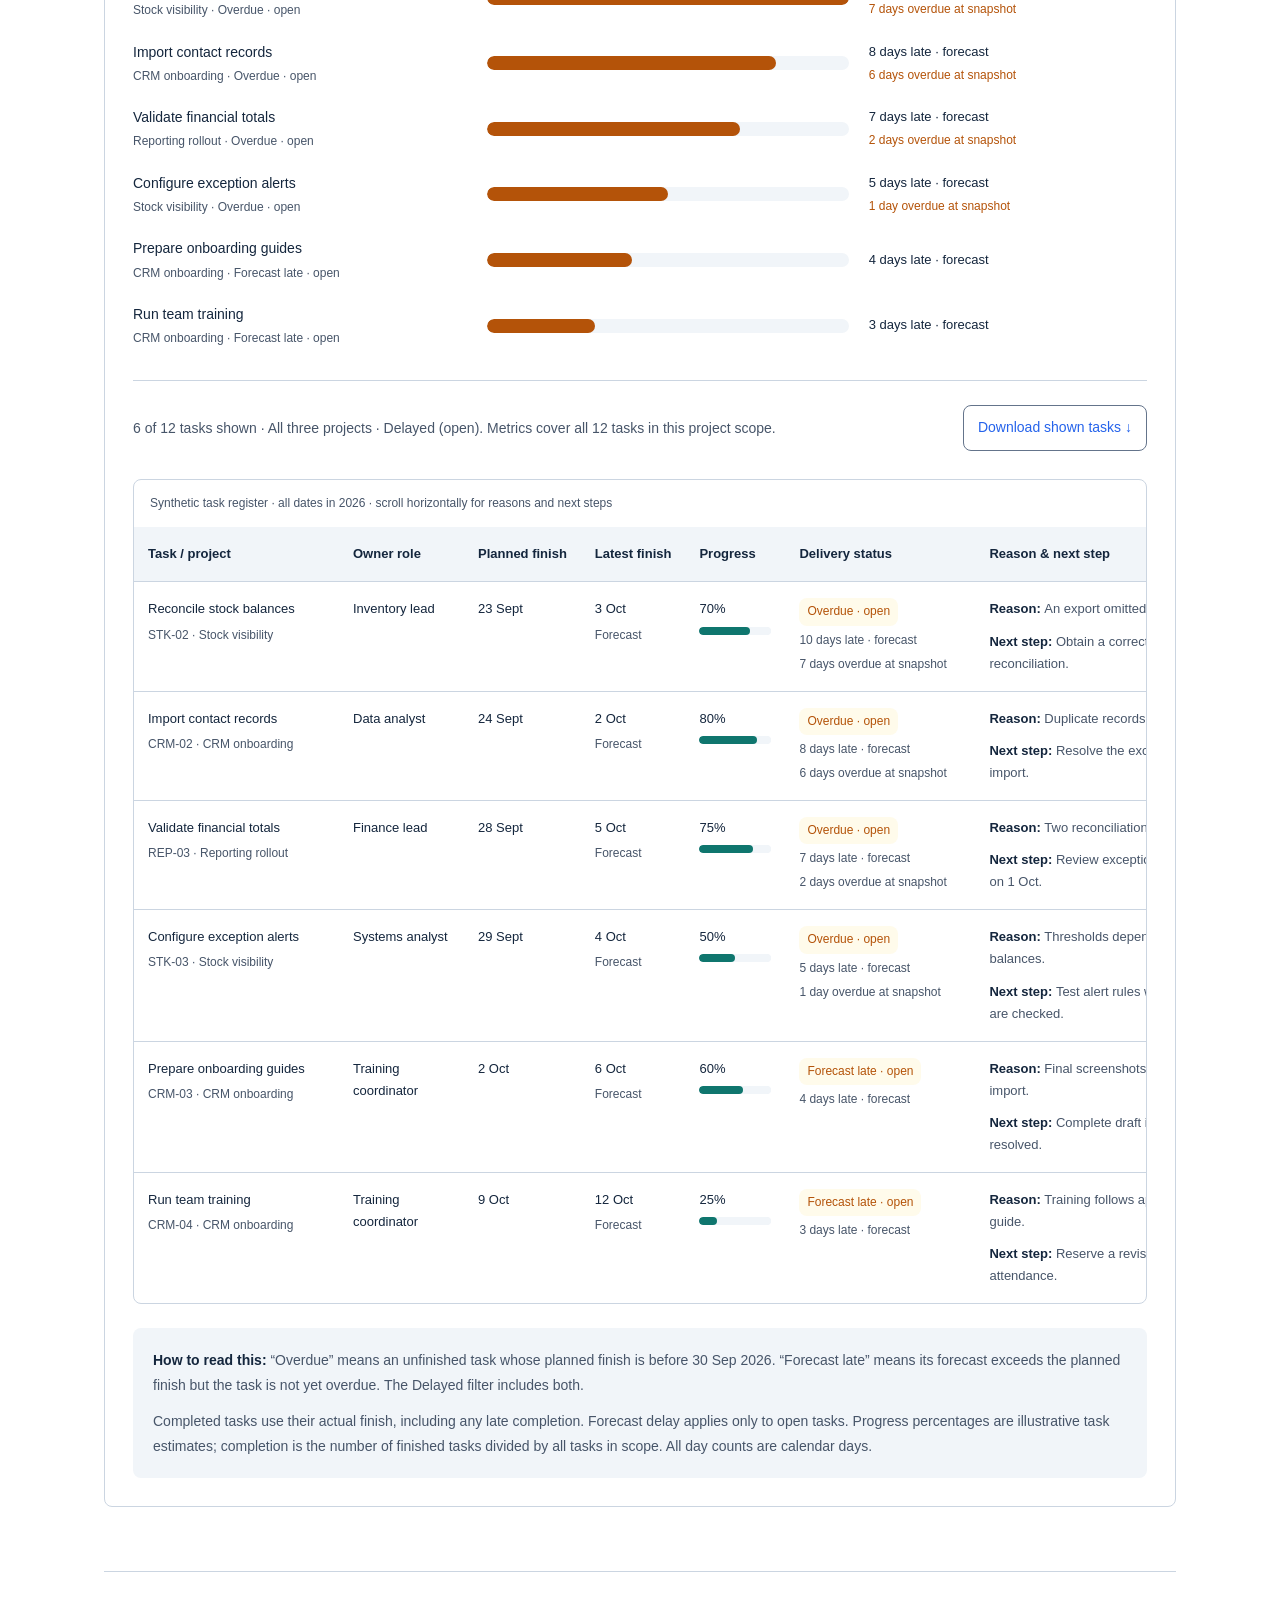
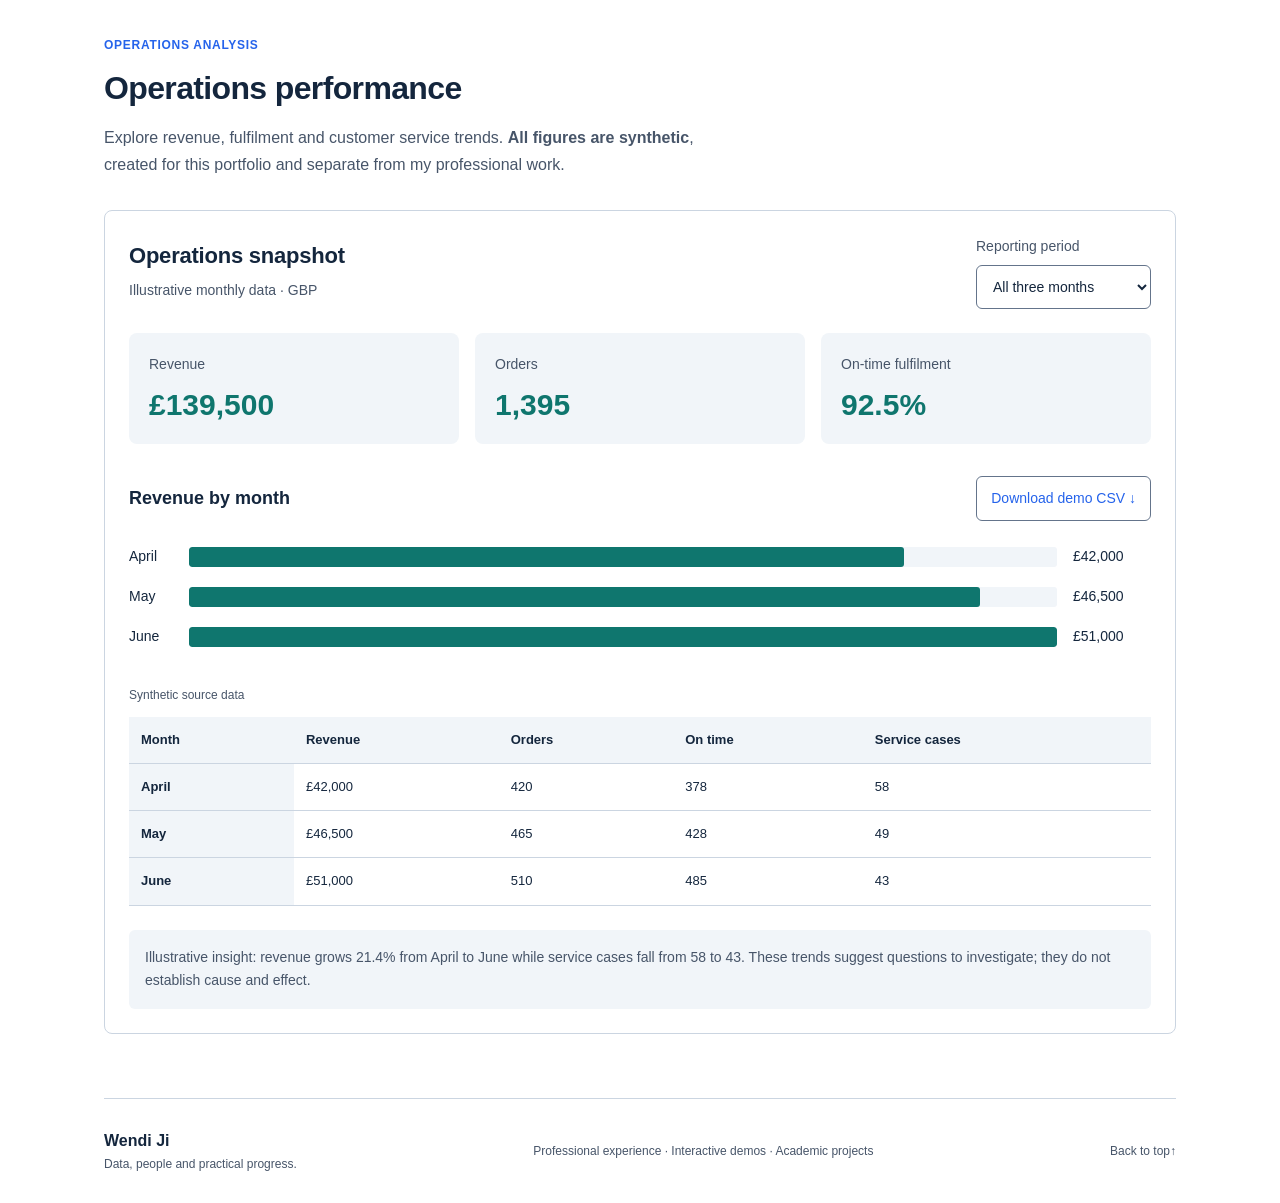
<file: dashboards.html>
<!doctype html>
<html lang="en">
<head>
  <meta charset="utf-8">
  <meta name="viewport" content="width=device-width, initial-scale=1">
  <meta name="description" content="Explore Wendi Ji's inventory, project delivery and operations dashboards, using synthetic data with filters and CSV downloads.">
  <meta name="theme-color" content="#FFFFFF">
  <title>Interactive dashboards | Wendi Ji</title>
  <link rel="stylesheet" href="assets/style.css?v=20261021-palette">
  <link rel="stylesheet" href="assets/project-dashboard.css?v=20261021-palette">
  <link rel="stylesheet" href="assets/layout.css?v=20261021-palette">
  <script src="assets/app.js" defer></script>
  <script src="assets/project-dashboard.js" defer></script>
</head>
<body id="top">
  <a class="skip-link" href="#main">Skip to content</a>
  <header class="navigation">
    <a class="brand" href="index.html">Wendi Ji<span>Data & Operations</span></a>
    <nav aria-label="Main navigation"><a href="index.html#skills">Skills</a><a href="index.html#work">Experience</a><a href="dashboards.html" aria-current="page">Dashboards</a><a href="academic.html">Academic</a><a class="nav-external" href="https://github.com/WendyJ92">GitHub <span aria-hidden="true">↗</span></a></nav>
  </header>
  <main id="main">
    <section class="page-intro" aria-labelledby="page-title">
      <a class="back-link" href="index.html#portfolio">← Portfolio overview</a>
      <p class="eyebrow">INTERACTIVE DEMONSTRATIONS</p><h1 id="page-title">Interactive dashboards</h1>
      <p class="page-deck">Explore stock and receivables, delivery risks and operational performance. Every demonstration uses clearly labelled synthetic data, with filters and downloadable CSV files.</p>
      <div class="page-jumps"><a href="inventory.html">PSI performance <span aria-hidden="true">↗</span></a><a href="#project-demo">Project delivery <span aria-hidden="true">↓</span></a><a href="#demo">Operations reporting <span aria-hidden="true">↓</span></a></div>
      <article class="inventory-feature inventory-feature-compact"><div class="inventory-feature-copy"><p class="eyebrow">FEATURED BUSINESS TOOL</p><h3>PSI performance dashboard</h3><p>Analyse sales and inventory trends, explore a 30-day demand baseline and review replenishment priorities. Includes detailed stock, purchase and receivables views. Entirely synthetic data.</p><a class="text-link" href="inventory.html">Open PSI dashboard <span aria-hidden="true">↗</span></a></div></article>
    </section>
    <section id="project-demo" class="pm-section" aria-labelledby="pm-title">
      <div class="pm-section-heading">
        <div><p class="pm-eyebrow">PROJECT MANAGEMENT</p><h2 id="pm-title">Project delivery & delays</h2></div>
        <p>An interactive view of project progress, planned deadlines and delivery risks. <strong>All projects, tasks and figures are fictional</strong>, created for this portfolio.</p>
      </div>
      <div class="pm-dashboard">
        <div class="pm-dashboard-header">
          <div><h3>Project delivery snapshot</h3><p>Three fictional workstreams · twelve tasks · one clear view of delivery</p></div>
          <span class="pm-snapshot">Fixed snapshot · <time datetime="2026-09-30">30 Sep 2026</time></span>
        </div>
        <noscript><p class="pm-noscript">Enable JavaScript to explore this synthetic project dashboard, filter tasks and download the sample data.</p></noscript>
        <div class="pm-controls">
          <label for="pm-project">Project scope<select id="pm-project" aria-describedby="pm-filter-note"><option value="all">All three projects</option><option value="reporting">Reporting rollout</option><option value="crm">CRM onboarding</option><option value="stock">Stock visibility</option></select></label>
          <label for="pm-status">Task status<select id="pm-status" aria-describedby="pm-filter-note"><option value="all">All statuses</option><option value="delayed" selected>Delayed (open)</option><option value="on-track">On track (open)</option><option value="completed">Completed</option></select></label>
        </div>
        <p id="pm-filter-note" class="pm-filter-note">Metrics cover the selected project scope. The status filter changes the chart, task table and CSV download only.</p>
        <dl id="pm-metrics" class="pm-metrics" aria-label="Project scope metrics"></dl>
        <div class="pm-chart-heading"><h4>Finish variance by task</h4><ul class="pm-chart-key" aria-label="Chart legend"><li><span class="pm-key-open" aria-hidden="true"></span>Forecast delay · open</li><li><span class="pm-key-completed" aria-hidden="true"></span>Actual delay · completed</li></ul></div>
        <p class="pm-chart-note">Bars show calendar days beyond the planned finish. Zero means no positive delay; early or on-time finishes are labelled. Tasks are ordered by finish variance; the scale stays fixed within each project scope.</p>
        <ul id="pm-chart" class="pm-chart" aria-label="Task finish variance"></ul>
        <div class="pm-results-toolbar"><p id="pm-result-summary" class="pm-result-summary" role="status" aria-live="polite"></p><button id="pm-download" class="pm-download" type="button">Download shown tasks <span aria-hidden="true">↓</span></button></div>
        <p id="pm-download-message" class="pm-download-message" role="status" aria-live="polite"></p>
        <div id="pm-empty" class="pm-empty" hidden><strong>No tasks match this view.</strong><p>Choose another status or project to explore the schedule.</p></div>
        <div id="pm-table-region" class="pm-table-region" role="region" aria-label="Project task details, horizontally scrollable" tabindex="0">
          <table class="pm-table"><caption>Synthetic task register · all dates in 2026 · scroll horizontally for reasons and next steps</caption><thead><tr><th scope="col">Task / project</th><th scope="col">Owner role</th><th scope="col">Planned finish</th><th scope="col">Latest finish</th><th scope="col">Progress</th><th scope="col">Delivery status</th><th scope="col">Reason & next step</th></tr></thead><tbody id="pm-table-body"></tbody></table>
        </div>
        <div class="pm-method"><p><strong>How to read this:</strong> “Overdue” means an unfinished task whose planned finish is before 30 Sep 2026. “Forecast late” means its forecast exceeds the planned finish but the task is not yet overdue. The Delayed filter includes both.</p><p>Completed tasks use their actual finish, including any late completion. Forecast delay applies only to open tasks. Progress percentages are illustrative task estimates; completion is the number of finished tasks divided by all tasks in scope. All day counts are calendar days.</p></div>
      </div>
    </section>
    <section id="demo" class="demo-section" aria-labelledby="demo-title">
      <div class="section-heading"><div><p class="eyebrow">OPERATIONS ANALYSIS</p><h2 id="demo-title">Operations performance</h2></div><p>Explore revenue, fulfilment and customer service trends. <strong>All figures are synthetic</strong>, created for this portfolio and separate from my professional work.</p></div>
      <div class="dashboard">
        <div class="dashboard-top"><div><h3>Operations snapshot</h3><p>Illustrative monthly data · GBP</p></div><label for="period">Reporting period<select id="period"><option value="all">All three months</option><option value="0">April</option><option value="1">May</option><option value="2">June</option></select></label></div>
        <noscript><p>Enable JavaScript to explore the reporting demonstration.</p></noscript>
        <div id="metrics" class="metrics" aria-live="polite"></div><div class="chart-heading"><h4>Revenue by month</h4><button id="download" type="button">Download demo CSV <span aria-hidden="true">↓</span></button></div><div id="chart" class="chart" aria-label="Monthly revenue chart"></div>
        <div class="table-wrap"><table><caption>Synthetic source data</caption><thead><tr><th scope="col">Month</th><th scope="col">Revenue</th><th scope="col">Orders</th><th scope="col">On time</th><th scope="col">Service cases</th></tr></thead><tbody id="data-table"></tbody></table></div><p id="insight" class="insight" aria-live="polite"></p>
      </div>
    </section>
  </main>
  <footer><a class="footer-name" href="index.html">Wendi Ji<span>Data, people and practical progress.</span></a><p>Professional experience · Interactive demos · Academic projects</p><a href="#top">Back to top <span aria-hidden="true">↑</span></a></footer>
</body>
</html>
</file>
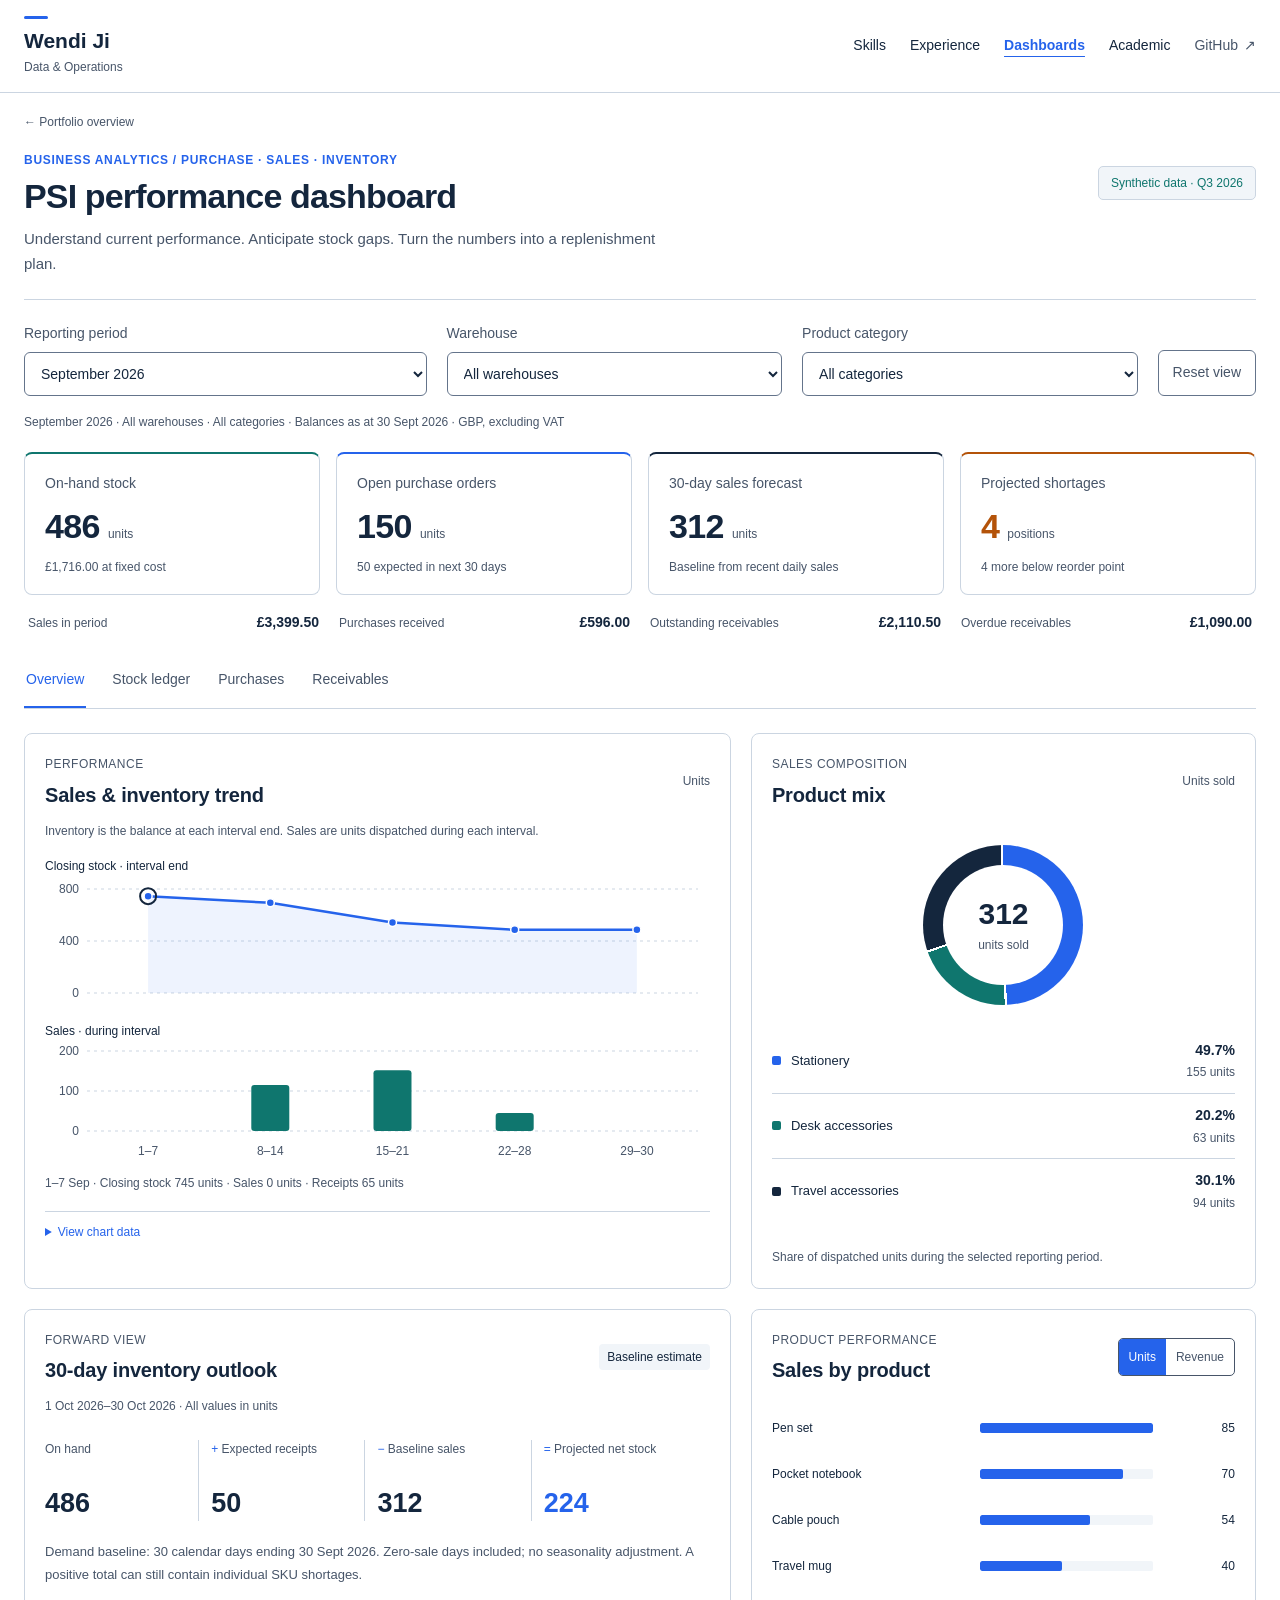
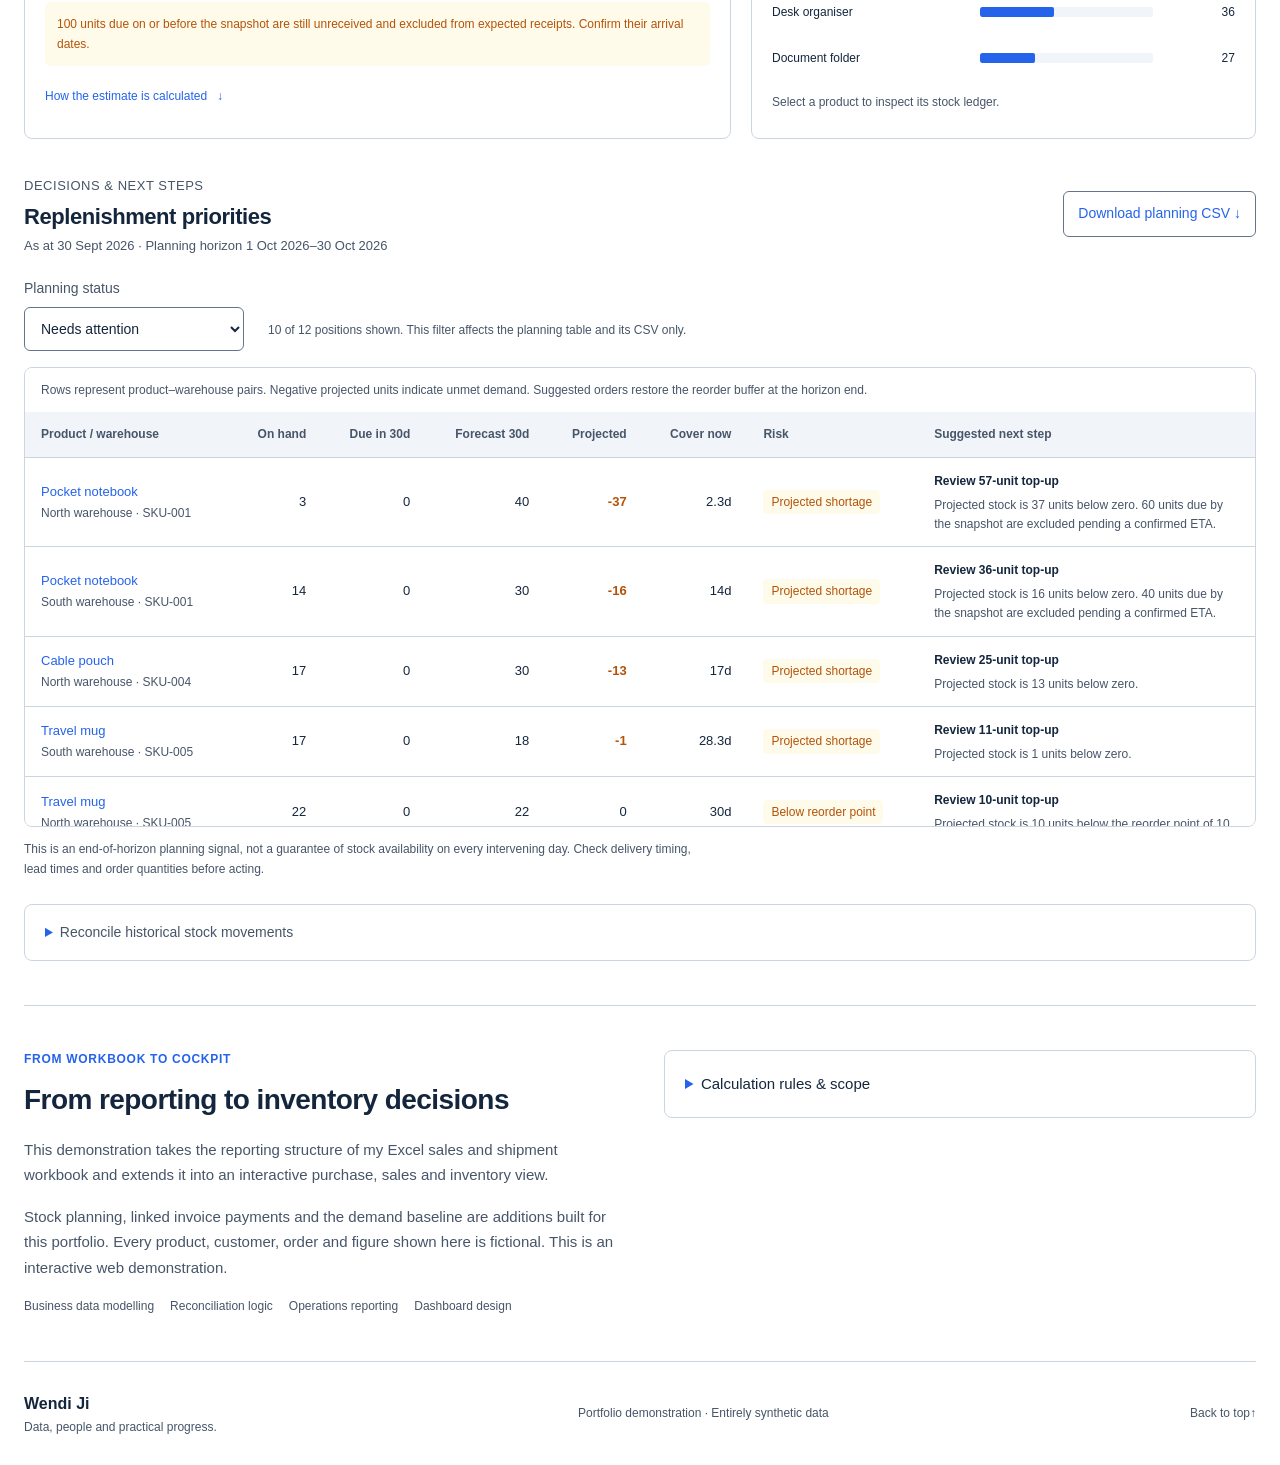
<file: inventory.html>
<!doctype html>
<html lang="en">
<head>
  <meta charset="utf-8">
  <meta name="viewport" content="width=device-width, initial-scale=1">
  <meta name="description" content="A PSI performance dashboard by Wendi Ji. Explore sales, stock trends, a transparent 30-day demand baseline and replenishment priorities with synthetic data.">
  <meta name="theme-color" content="#FFFFFF">
  <title>PSI performance dashboard | Wendi Ji</title>
  <link rel="stylesheet" href="assets/style.css?v=20261021-palette">
  <link rel="stylesheet" href="assets/inventory.css?v=20261021-palette">
  <script src="assets/inventory-data.js?v=20261019" defer></script>
  <script src="assets/psi-planning.js?v=20261019-psi2" defer></script>
  <script src="assets/psi-report.js?v=20261021-palette" defer></script>
  <script src="assets/inventory.js?v=20261019-psi2" defer></script>
</head>
<body id="top" class="inventory-page">
  <a class="skip-link" href="#main">Skip to content</a>
  <header class="navigation">
    <a class="brand" href="index.html">Wendi Ji<span>Data & Operations</span></a>
    <nav aria-label="Main navigation"><a href="index.html#skills">Skills</a><a href="index.html#work">Experience</a><a href="dashboards.html" aria-current="page">Dashboards</a><a href="academic.html">Academic</a><a class="nav-external" href="https://github.com/WendyJ92">GitHub <span aria-hidden="true">↗</span></a></nav>
  </header>
  <main id="main">
    <section class="inv-intro" aria-labelledby="page-title">
      <a class="inv-back" href="index.html#portfolio">← Portfolio overview</a>
      <div class="inv-title-row"><div><p class="eyebrow">BUSINESS ANALYTICS / PURCHASE · SALES · INVENTORY</p><h1 id="page-title">PSI performance dashboard</h1></div><span class="inv-demo-badge">Synthetic data · Q3 2026</span></div>
      <p>Understand current performance. Anticipate stock gaps. Turn the numbers into a replenishment plan.</p>
    </section>
    <section class="inv-workspace" aria-label="Purchase, sales and inventory dashboard">
      <noscript><p class="inv-notice">Enable JavaScript to use the filters, calculated balances and downloads. This portfolio demonstration contains only fictional records. The calculation rules are available below.</p></noscript>
      <div id="inv-app" hidden>
        <form id="inv-filters" class="inv-filter-bar" aria-label="Dashboard filters">
          <label for="inv-period">Reporting period<select id="inv-period" name="period"></select></label>
          <label for="inv-warehouse">Warehouse<select id="inv-warehouse" name="warehouse"></select></label>
          <label for="inv-category">Product category<select id="inv-category" name="category"></select></label>
          <button id="inv-reset" type="button">Reset view</button>
        </form>
        <p id="inv-scope" class="inv-scope" role="status"></p>
        <dl id="inv-kpis" class="inv-kpis" aria-label="Inventory and planning metrics"></dl>
        <dl id="psi-business-summary" class="psi-business-summary" aria-label="Selected period financial measures"></dl>
        <div class="inv-tabs" role="tablist" aria-label="Explore the inventory cockpit">
          <button id="tab-overview" type="button" role="tab" aria-selected="true" aria-controls="panel-overview" tabindex="0" data-tab="overview">Overview</button>
          <button id="tab-stock" type="button" role="tab" aria-selected="false" aria-controls="panel-stock" tabindex="-1" data-tab="stock">Stock ledger</button>
          <button id="tab-purchases" type="button" role="tab" aria-selected="false" aria-controls="panel-purchases" tabindex="-1" data-tab="purchases">Purchases</button>
          <button id="tab-receivables" type="button" role="tab" aria-selected="false" aria-controls="panel-receivables" tabindex="-1" data-tab="receivables">Receivables</button>
        </div>
        <div id="panel-overview" class="inv-panel" role="tabpanel" aria-labelledby="tab-overview" tabindex="0">
          <div class="psi-report-grid">
            <article class="inv-card psi-history-card">
              <div class="inv-card-heading"><div><p class="psi-card-kicker">PERFORMANCE</p><h2>Sales & inventory trend</h2></div><span class="psi-unit">Units</span></div>
              <p class="inv-note">Inventory is the balance at each interval end. Sales are units dispatched during each interval.</p>
              <div id="psi-history-chart" class="psi-history-chart"></div>
              <p id="psi-chart-detail" class="psi-chart-detail" role="status"></p>
              <details class="psi-chart-data"><summary>View chart data</summary><div class="table-wrap" tabindex="0" role="region" aria-label="Sales and inventory chart data"><table><caption>Actual synthetic ledger values for the selected scope.</caption><thead><tr><th scope="col">Interval</th><th scope="col" class="num">Closing stock</th><th scope="col" class="num">Sales</th><th scope="col" class="num">Receipts</th></tr></thead><tbody id="psi-history-table"></tbody></table></div></details>
            </article>
            <article class="inv-card psi-mix-card">
              <div class="inv-card-heading"><div><p class="psi-card-kicker">SALES COMPOSITION</p><h2>Product mix</h2></div><span class="psi-unit">Units sold</span></div>
              <div class="psi-mix-body"><div id="psi-donut" class="psi-donut" aria-hidden="true"><div><strong id="psi-mix-total"></strong><span>units sold</span></div></div><ul id="psi-mix-legend" class="psi-mix-legend" aria-label="Sales by product category"></ul></div>
              <p class="inv-note">Share of dispatched units during the selected reporting period.</p>
            </article>
            <article class="inv-card psi-outlook-card">
              <div class="inv-card-heading"><div><p class="psi-card-kicker">FORWARD VIEW</p><h2>30-day inventory outlook</h2></div><span class="psi-baseline-tag">Baseline estimate</span></div>
              <p id="psi-horizon" class="inv-note"></p>
              <dl id="psi-outlook" class="psi-outlook"></dl>
              <p id="psi-estimate-note" class="psi-estimate-note"></p>
              <p id="psi-incoming-note" class="psi-incoming-note"></p>
              <a class="text-link psi-method-link" href="#psi-method">How the estimate is calculated <span aria-hidden="true">↓</span></a>
            </article>
            <article class="inv-card psi-products-card">
              <div class="inv-card-heading"><div><p class="psi-card-kicker">PRODUCT PERFORMANCE</p><h2>Sales by product</h2></div><div class="psi-measure-switch" role="group" aria-label="Product sales measure"><button type="button" data-measure="units" aria-pressed="true">Units</button><button type="button" data-measure="revenue" aria-pressed="false">Revenue</button></div></div>
              <div id="psi-product-bars" class="psi-product-bars"></div><p class="inv-note">Select a product to inspect its stock ledger.</p>
            </article>
          </div>
          <div class="inv-section-title psi-plan-heading"><div><p class="psi-card-kicker">DECISIONS & NEXT STEPS</p><h2>Replenishment priorities</h2><p id="psi-plan-scope"></p></div><button type="button" data-export="planning">Download planning CSV <span aria-hidden="true">↓</span></button></div>
          <div class="psi-plan-toolbar"><label for="psi-risk">Planning status<select id="psi-risk"><option value="attention">Needs attention</option><option value="all">All positions</option><option value="Shortage">Projected shortage</option><option value="Reorder">Below reorder point</option><option value="Excess">Excess cover</option><option value="Healthy">Healthy</option></select></label><p id="psi-plan-count" class="inv-note" role="status"></p></div>
          <div class="table-wrap inv-table-wrap" tabindex="0" role="region" aria-label="Replenishment planning table; scroll horizontally for all columns"><table><caption>Rows represent product–warehouse pairs. Negative projected units indicate unmet demand. Suggested orders restore the reorder buffer at the horizon end.</caption><thead><tr><th scope="col">Product / warehouse</th><th scope="col" class="num">On hand</th><th scope="col" class="num">Due in 30d</th><th scope="col" class="num">Forecast 30d</th><th scope="col" class="num">Projected</th><th scope="col" class="num">Cover now</th><th scope="col">Risk</th><th scope="col">Suggested next step</th></tr></thead><tbody id="psi-planning-table"></tbody></table></div>
          <p class="psi-planning-limit">This is an end-of-horizon planning signal, not a guarantee of stock availability on every intervening day. Check delivery timing, lead times and order quantities before acting.</p>
          <details class="psi-reconcile"><summary>Reconcile historical stock movements</summary><p class="inv-note">Actual stock movement during the selected reporting period. Each product uses individual units.</p><dl id="inv-flow" class="inv-flow" aria-label="Opening stock plus receipts minus sales and samples equals closing stock"></dl></details>
        </div>
        <div id="panel-stock" class="inv-panel" role="tabpanel" aria-labelledby="tab-stock" tabindex="0" hidden>
          <div class="inv-section-title"><div><h2>Stock ledger</h2><p>Opening balances, movements and closing stock by SKU and warehouse.</p></div><button type="button" data-export="stock">Download stock CSV <span aria-hidden="true">↓</span></button></div>
          <div class="inv-table-filters"><label for="inv-search">Find a product<input id="inv-search" type="search" placeholder="Product name or SKU" autocomplete="off"></label><label for="inv-stock-status">Stock status<select id="inv-stock-status"><option value="all">All statuses</option><option>Low stock</option><option>Healthy</option><option>Excess</option></select></label></div>
          <p id="inv-stock-count" class="inv-note" role="status"></p>
          <div class="table-wrap inv-table-wrap" tabindex="0" role="region" aria-label="Stock ledger; scroll horizontally for all columns"><table><caption>These local filters affect this table and its CSV only. Select a product to inspect its movements.</caption><thead><tr><th scope="col">Product / SKU</th><th scope="col">Warehouse</th><th scope="col" class="num">Opening</th><th scope="col" class="num">Received</th><th scope="col" class="num">Sold</th><th scope="col" class="num">Samples</th><th scope="col" class="num">On hand</th><th scope="col" class="num">Value</th><th scope="col" class="num">Cover</th><th scope="col">Status</th></tr></thead><tbody id="inv-stock-table"></tbody></table></div>
          <section id="inv-movement-detail" class="inv-detail" aria-labelledby="inv-detail-title" hidden><div class="inv-section-title"><div><h3 id="inv-detail-title" tabindex="-1"></h3><p id="inv-detail-note"></p></div><button type="button" data-export="movements">Download movements CSV <span aria-hidden="true">↓</span></button></div><div class="table-wrap inv-table-wrap" tabindex="0" role="region" aria-label="Selected product movements; scroll horizontally for all columns"><table><caption>Selected-period inventory movements. Positive quantities add stock; negative quantities remove stock. Values use fixed unit cost.</caption><thead><tr><th scope="col">Date</th><th scope="col">Reference</th><th scope="col">Type</th><th scope="col" class="num">Units</th><th scope="col" class="num">Cost value</th></tr></thead><tbody id="inv-movement-table"></tbody></table></div></section>
        </div>
        <div id="panel-purchases" class="inv-panel" role="tabpanel" aria-labelledby="tab-purchases" tabindex="0" hidden>
          <div class="inv-section-title"><div><h2>Purchases & incoming stock</h2><p>Received goods enter stock; open purchase orders remain separate.</p></div><button type="button" data-export="purchases">Download open orders CSV <span aria-hidden="true">↓</span></button></div>
          <dl id="inv-purchase-summary" class="inv-mini-metrics"></dl>
          <h3>Open purchase orders</h3><div class="table-wrap inv-table-wrap" tabindex="0" role="region" aria-label="Open purchase orders; scroll horizontally for all columns"><table><caption id="inv-po-caption"></caption><thead><tr><th scope="col">Order</th><th scope="col">Product</th><th scope="col">Warehouse</th><th scope="col">Expected</th><th scope="col" class="num">Units</th><th scope="col" class="num">Cost</th><th scope="col">Status</th></tr></thead><tbody id="inv-po-table"></tbody></table></div>
          <div class="inv-section-title inv-receipts-heading"><div><h3>Goods received</h3><p>Receipts during the selected period, valued at fixed unit cost.</p></div><button type="button" data-export="receipts">Download receipts CSV <span aria-hidden="true">↓</span></button></div><div class="table-wrap inv-table-wrap" tabindex="0" role="region" aria-label="Goods receipts; scroll horizontally for all columns"><table><caption>Only received quantities are included in the stock bridge.</caption><thead><tr><th scope="col">Received</th><th scope="col">Reference</th><th scope="col">Product</th><th scope="col">Warehouse</th><th scope="col" class="num">Units</th><th scope="col" class="num">Cost</th></tr></thead><tbody id="inv-receipts-table"></tbody></table></div>
        </div>
        <div id="panel-receivables" class="inv-panel" role="tabpanel" aria-labelledby="tab-receivables" tabindex="0" hidden>
          <div class="inv-section-title"><div><h2>Receivables & collections</h2><p>Invoice balances as of period end, including earlier unpaid invoices.</p></div><button type="button" data-export="receivables">Download invoices CSV <span aria-hidden="true">↓</span></button></div>
          <dl id="inv-ar-summary" class="inv-mini-metrics"></dl>
          <div class="table-wrap inv-table-wrap" tabindex="0" role="region" aria-label="Invoices and collections; scroll horizontally for all columns"><table><caption id="inv-ar-caption"></caption><thead><tr><th scope="col">Invoice / customer</th><th scope="col">Warehouse</th><th scope="col">Issued</th><th scope="col">Due</th><th scope="col" class="num">Invoiced</th><th scope="col" class="num">Paid to date</th><th scope="col" class="num">Unpaid</th><th scope="col">Status</th></tr></thead><tbody id="inv-ar-table"></tbody></table></div>
        </div>
        <p id="inv-download-status" class="inv-download-status" role="status"></p>
      </div>
    </section>
    <section class="inv-case" aria-labelledby="inv-case-title">
      <div><p class="eyebrow">FROM WORKBOOK TO COCKPIT</p><h2 id="inv-case-title">From reporting to inventory decisions</h2><p>This demonstration takes the reporting structure of my Excel sales and shipment workbook and extends it into an interactive purchase, sales and inventory view.</p><p>Stock planning, linked invoice payments and the demand baseline are additions built for this portfolio. Every product, customer, order and figure shown here is fictional. This is an interactive web demonstration.</p><ul class="entry-tags" aria-label="Skills demonstrated"><li>Business data modelling</li><li>Reconciliation logic</li><li>Operations reporting</li><li>Dashboard design</li></ul></div>
      <details id="psi-method" class="inv-method"><summary>Calculation rules & scope</summary><div><h3>Stock and value</h3><p>Opening stock + received purchases − dispatched sales − sample issues = closing stock. Each SKU has a fixed unit cost; inventory value is closing units × that cost. Purchase receipt value is the cost of goods received, not cash paid to suppliers. VAT, returns, transfers, reservations and supplier payments are outside this demonstration.</p><h3>Current stock health</h3><p>Low stock means on-hand units are at or below the SKU reorder point. Otherwise, more than 90 days of cover, or positive stock with no period sales, is labelled Excess. Cover = closing stock ÷ average daily sales during the selected period. The stock ledger uses this historical view; the planning table evaluates the future balance separately.</p><h3>30-day baseline and replenishment</h3><p>For each product–warehouse pair, forecast demand = sales during the last 30 observed calendar days ÷ observed days × 30, rounded up to whole units before aggregation. Zero-sale days are included. Only history available by the snapshot is used. This simple baseline has no seasonality adjustment or measured accuracy claim.</p><p>Projected net stock = on hand + qualifying purchase quantities expected in the next 30 days − baseline demand. Only orders placed and still unreceived at the snapshot qualify. Unreceived orders due on or before the snapshot are excluded until their delivery dates are confirmed; open orders do not necessarily mean goods are in transit.</p><p>Shortage means projected units &lt; 0; Reorder means projected units ≥ 0 but below the reorder point. Suggested order = max(0, reorder point − projected units). Otherwise, cover above 90 days or positive stock without recent sales is Excess; remaining positions are Healthy. Planning cover uses trailing daily demand. Forecast samples, returns, reservations, lead times and minimum order quantities are not modelled.</p><h3>Receivables and timing</h3><p>Outstanding = invoices issued through period end − payments received through that date. An unpaid invoice is overdue when its due date is before period end. Collections measure receipts during the selected period, including payments for earlier invoices. Sales and collections therefore need not match. Each demonstration invoice contains one SKU so product filters remain consistent.</p><h3>Fixed demonstration</h3><p>July–September 2026, with opening stock on 30 June. All dates use calendar days. Period filters change flows and the closing snapshot; warehouse and category filters apply throughout. This browser-based portfolio example does not connect to an employer system or place orders.</p></div></details>
    </section>
  </main>
  <footer><a class="footer-name" href="index.html">Wendi Ji<span>Data, people and practical progress.</span></a><p>Portfolio demonstration · Entirely synthetic data</p><a href="#top">Back to top <span aria-hidden="true">↑</span></a></footer>
</body>
</html>
</file>
<file: assets/style.css>
:root {
  --font-sans: -apple-system, BlinkMacSystemFont, 'Segoe UI', sans-serif;
  --navy: #14263D;
  --blue: #2563EB;
  --teal: #0F766E;
  --paper: #FFFFFF;
  --white: #FFFFFF;
  --ink: var(--navy);
  --muted: #475569;
  --accent: var(--blue);
  --green: var(--teal);
  --sage: #F1F5F9;
  --line: #CBD5E1;
  --warning: #B45309;
}
* { box-sizing: border-box; }
html { color-scheme: light; scroll-behavior: smooth; scroll-padding-top: 24px; }
body { margin: 0; color: var(--ink); background: var(--paper); font: 16px/1.7 var(--font-sans); -webkit-font-smoothing: antialiased; }
::selection { background: var(--accent); color: #FFFFFF; }
a { color: inherit; text-decoration: none; }
a:hover { color: var(--accent); text-decoration: underline; text-underline-offset: 4px; }
a, button, select, summary { -webkit-tap-highlight-color: transparent; touch-action: manipulation; }
:where(a, button, select, summary, [tabindex]):focus-visible { outline: 3px solid var(--accent); outline-offset: 4px; }
button, select { font: inherit; }
h1, h2, h3, h4, p, dl, dd { margin: 0; }
h1, h2, h3, h4 { font-family: var(--font-sans); font-weight: 600; text-wrap: balance; }
h1 { font-size: clamp(36px, 4.2vw, 48px); line-height: 1.18; letter-spacing: -.025em; }
h2 { font-size: 32px; line-height: 1.25; letter-spacing: -.02em; }
h3 { font-size: 22px; line-height: 1.35; letter-spacing: -.01em; }
h4 { font-size: 18px; line-height: 1.4; }
p + p { margin-top: 16px; }
strong, b { font-weight: 600; }
.skip-link { position: fixed; top: 12px; left: 12px; z-index: 10; transform: translateY(-160%); padding: 12px 20px; color: var(--paper); background: var(--accent); border-radius: 6px; }
.skip-link:focus { transform: translateY(0); color: var(--paper); }
.navigation, main, footer { width: min(100%, 1120px); margin-inline: auto; padding-inline: 24px; }
.navigation { display: flex; align-items: center; justify-content: space-between; gap: 24px; min-height: 88px; padding-block: 16px; border-bottom: 1px solid var(--line); }
.brand { display: flex; flex-direction: column; justify-content: center; min-height: 44px; font-size: 21px; font-weight: 600; line-height: 1.35; }
.brand:hover { text-decoration: none; }
.brand::before { content: ""; width: 24px; height: 3px; border-radius: 2px; background: var(--accent); margin-bottom: 8px; }
.brand span { color: var(--muted); font-size: 12px; font-weight: 400; margin-top: 4px; }
nav { display: flex; flex-wrap: wrap; align-items: center; gap: 4px 24px; font-size: 14px; }
nav a { display: inline-flex; align-items: center; gap: 6px; min-height: 44px; }
nav a[aria-current='page'] { color: var(--accent); text-decoration: underline; text-underline-offset: 6px; font-weight: 600; }
.nav-external { color: var(--muted); }
main { min-width: 0; }
main > section { padding-block: 64px; border-bottom: 1px solid var(--line); }
.eyebrow { font-size: 12px; line-height: 1.6; letter-spacing: .06em; font-weight: 600; color: var(--accent); }
.hero { display: grid; grid-template-columns: minmax(0, 1fr) 285px; align-items: center; gap: 64px; padding-block: 72px; }
.hero .eyebrow { margin-bottom: 16px; }
.hero h1 { max-width: 650px; }
.hero h1 span { color: var(--accent); }
.intro { max-width: 62ch; font-size: 17px; line-height: 1.75; color: var(--muted); margin-top: 24px; }
.actions { display: flex; flex-wrap: wrap; align-items: center; gap: 12px 24px; margin-top: 28px; }
.button { display: inline-flex; align-items: center; justify-content: center; gap: 16px; min-height: 46px; padding: 10px 20px; background: var(--accent); border: 1px solid var(--accent); border-radius: 6px; color: var(--paper); font-size: 14px; font-weight: 500; }
.button:hover { color: var(--paper); background: #1D4ED8; border-color: #1D4ED8; text-decoration: none; }
.text-link { display: inline-flex; align-items: center; gap: 10px; min-height: 44px; color: var(--accent); font-size: 14px; }
.hero-summary { background: var(--sage); border: 1px solid var(--line); border-radius: 8px; padding: 24px; }
.hero-summary > p { font-size: 14px; color: var(--muted); margin-bottom: 20px; }
.credentials { display: grid; gap: 20px; }
.credentials > div + div { border-top: 1px solid var(--line); padding-top: 20px; }
.credentials dt { font-size: 22px; font-weight: 600; line-height: 1.4; margin-bottom: 4px; }
.credentials dd { font-size: 14px; color: var(--muted); line-height: 1.6; }
.section-heading { display: flex; flex-direction: column; align-items: flex-start; gap: 16px; margin-bottom: 32px; }
.section-heading .eyebrow { margin-bottom: 12px; }
.section-heading > p { max-width: 68ch; color: var(--muted); font-size: 16px; }
.skills-grid { display: grid; grid-template-columns: repeat(2, minmax(0, 1fr)); gap: 24px; }
.skill-card { display: flex; flex-direction: column; min-width: 0; padding: 24px; border: 1px solid var(--line); border-radius: 8px; background: var(--white); }
.skill-number { display: none; }
.skill-card h3 { margin-bottom: 12px; }
.skill-card > p { color: var(--muted); font-size: 15px; margin-bottom: 20px; max-width: 58ch; }
.skill-tags, .entry-tags { display: flex; flex-wrap: wrap; gap: 8px; padding: 0; list-style: none; }
.skill-tags { margin: auto 0 20px; }
.skill-tags li { padding: 3px 8px; border-radius: 4px; color: var(--muted); background: var(--sage); font-size: 12px; }
.skill-link { display: flex; align-items: center; justify-content: space-between; gap: 12px; min-height: 44px; padding-top: 16px; border-top: 1px solid var(--line); color: var(--accent); font-size: 14px; }
.timeline { list-style: none; margin: 0; padding: 0; }
.timeline-item { position: relative; display: grid; grid-template-columns: 170px minmax(0, 1fr); gap: 48px; padding-bottom: 40px; scroll-margin-top: 24px; }
.timeline-item::before { content: ''; position: absolute; width: 1px; left: 192px; top: 10px; bottom: -10px; background: var(--line); }
.timeline-item::after { content: ''; position: absolute; width: 9px; height: 9px; left: 188px; top: 10px; border: 2px solid var(--green); border-radius: 50%; background: var(--white); }
.timeline-item:first-child::after { background: var(--green); }
.timeline-item:last-child { padding-bottom: 0; }
.timeline-item:last-child::before { display: none; }
.timeline-date > p { font-size: 14px; font-weight: 500; line-height: 1.6; }
.timeline-date time { white-space: nowrap; }
.date-separator { display: inline-block; padding-inline: 4px; color: var(--muted); }
.timeline-status, .timeline-category { display: inline-block; margin-top: 8px; font-size: 12px; color: var(--muted); }
.timeline-status { background: var(--sage); color: var(--accent); border-radius: 4px; padding: 3px 8px; }
.timeline-content { min-width: 0; padding-bottom: 32px; border-bottom: 1px solid var(--line); }
.timeline-item:last-child .timeline-content { padding-bottom: 0; border-bottom: 0; }
.timeline-content > .eyebrow { margin-bottom: 8px; }
.timeline-content h3 { margin-bottom: 16px; }
.timeline-content > p:not(.eyebrow):not(.timeline-highlight) { max-width: 70ch; color: var(--muted); font-size: 16px; }
.entry-location { color: var(--muted); font-weight: 400; }
.role-detail { display: block; color: var(--muted); font-size: 14px; font-weight: 400; margin-top: 4px; }
.experience-points { margin: 16px 0 20px; padding-left: 20px; max-width: 72ch; color: var(--muted); font-size: 15px; line-height: 1.75; }
.experience-points li { margin-bottom: 10px; padding-left: 2px; }
.experience-points li::marker { color: var(--green); }
.timeline-highlight { margin-top: 20px; background: var(--sage); border-left: 3px solid var(--green); padding: 16px; font-size: 14px; line-height: 1.7; }
.timeline-highlight > span { display: block; margin-bottom: 4px; font-size: 12px; font-weight: 600; color: var(--accent); }
.entry-tags { margin: 16px 0 0; gap: 6px 16px; }
.entry-tags li { color: var(--muted); font-size: 12px; }
.timeline-education .timeline-content { padding: 24px; background: var(--sage); border: 1px solid var(--line); border-radius: 8px; }
.award { display: flex; gap: 10px; align-items: baseline; margin-top: 16px; }
.award span { color: var(--accent); }
.experience-note { margin-top: 32px; color: var(--muted); font-size: 14px; }
.dashboard { min-width: 0; padding: 24px; border: 1px solid var(--line); border-radius: 8px; background: var(--white); }
.dashboard-top, .chart-heading { display: flex; align-items: center; justify-content: space-between; gap: 24px; }
.dashboard-top p { color: var(--muted); font-size: 14px; margin-top: 8px; }
label { color: var(--muted); font-size: 14px; }
select { display: block; width: 100%; min-height: 44px; min-width: 175px; padding: 8px 30px 8px 12px; margin-top: 6px; border: 1px solid #64748B; border-radius: 6px; background: var(--white); color: var(--ink); font-size: 14px; cursor: pointer; }
.metrics { display: grid; grid-template-columns: repeat(3, minmax(0, 1fr)); gap: 16px; margin: 24px 0 32px; }
.metric { min-width: 0; background: var(--sage); padding: 20px; border-radius: 8px; }
.metric span { display: block; color: var(--muted); font-size: 14px; }
.metric strong { color: var(--green); display: block; font-size: 30px; line-height: 1.3; font-weight: 600; margin-top: 8px; font-variant-numeric: tabular-nums; }
.chart-heading h4 { font-size: 18px; }
button { min-height: 44px; padding: 10px 14px; border: 1px solid #64748B; border-radius: 6px; color: var(--accent); background: var(--white); font-size: 14px; cursor: pointer; }
button:hover { background: var(--sage); }
.chart { display: flex; flex-direction: column; gap: 16px; margin: 24px 0; }
.bar-row { display: grid; grid-template-columns: 44px minmax(0, 1fr) 78px; align-items: center; gap: 16px; font-size: 14px; }
.bar-track { height: 20px; overflow: hidden; background: var(--sage); border-radius: 3px; }
.bar { height: 100%; background: var(--green); border-radius: 3px; }
.table-wrap { max-width: 100%; overflow-x: auto; }
table { width: 100%; border-collapse: collapse; text-align: left; font-size: 13px; }
caption { text-align: left; font-size: 12px; color: var(--muted); margin: 12px 0; }
th, td { padding: 12px; border-bottom: 1px solid var(--line); white-space: nowrap; }
th { font-weight: 600; background: var(--sage); }
.insight { margin-top: 24px; padding: 16px; border-radius: 6px; background: var(--sage); color: var(--muted); font-size: 14px; }
.about { display: grid; grid-template-columns: 1fr 1fr; gap: 64px; }
.about > div > .eyebrow { margin-bottom: 12px; }
.about-intro { color: var(--muted); font-size: 16px; max-width: 50ch; margin-top: 20px; }
.about .text-link { margin-top: 16px; }
.background-list > div { padding-bottom: 24px; margin-bottom: 24px; border-bottom: 1px solid var(--line); }
.background-list > div:last-child { border: 0; margin: 0; padding: 0; }
.background-list h3 { font-size: 18px; margin-bottom: 16px; }
.background-list p { font-size: 14px; color: var(--muted); }
.background-list strong { color: var(--ink); }
footer { display: flex; align-items: center; justify-content: space-between; flex-wrap: wrap; gap: 16px 24px; padding-block: 28px; font-size: 12px; color: var(--muted); }
footer > a { display: inline-flex; align-items: center; min-height: 44px; }
.footer-name { flex-direction: column; justify-content: center; align-items: flex-start; font-size: 16px; font-weight: 600; color: var(--ink); }
.footer-name span { color: var(--muted); font-size: 12px; font-weight: 400; }
@media (max-width: 900px) {
  .hero { grid-template-columns: minmax(0, 1fr) 250px; gap: 32px; }
  .navigation { flex-wrap: wrap; gap: 12px 24px; }
  nav { gap: 4px 20px; }
  .about { gap: 32px; }
}
@media (max-width: 700px) {
  .navigation, main, footer { padding-inline: 20px; }
  .navigation { align-items: flex-start; padding-block: 16px 12px; }
  nav { width: 100%; gap: 0 20px; font-size: 14px; }
  main > section { padding-block: 44px; }
  h1 { font-size: 36px; }
  h2 { font-size: 28px; }
  .hero { grid-template-columns: 1fr; gap: 32px; padding-block: 44px; }
  .intro { font-size: 16px; margin-top: 20px; }
  .hero-summary { padding: 20px; }
  .credentials { gap: 16px; }
  .credentials > div { display: grid; grid-template-columns: 90px minmax(0, 1fr); gap: 16px; }
  .credentials > div + div { padding-top: 16px; }
  .credentials dt { font-size: 20px; margin: 0; }
  .section-heading { gap: 12px; margin-bottom: 24px; }
  .skills-grid { grid-template-columns: 1fr; gap: 16px; }
  .skill-card { padding: 20px; }
  .timeline-item { display: block; padding-left: 24px; padding-bottom: 32px; }
  .timeline-item::before { left: 4px; }
  .timeline-item::after { left: 0; }
  .timeline-date { display: flex; flex-wrap: wrap; align-items: center; gap: 8px 12px; margin-bottom: 16px; }
  .timeline-status, .timeline-category { margin: 0; }
  .timeline-content { padding-bottom: 24px; }
  .timeline-education .timeline-content { padding: 20px; }
  .entry-location { display: block; margin-top: 4px; }
  .experience-points { font-size: 15px; }
  .about { grid-template-columns: 1fr; gap: 32px; }
  .dashboard { padding: 20px; }
  .dashboard-top { flex-direction: column; align-items: stretch; }
  .metrics { grid-template-columns: 1fr; gap: 12px; }
  .metric { display: flex; align-items: center; justify-content: space-between; gap: 16px; padding: 16px; }
  .metric strong { font-size: 26px; margin: 0; }
  .chart-heading { flex-wrap: wrap; gap: 12px; }
  select { min-width: 0; }
  .bar-row { grid-template-columns: 36px minmax(0, 1fr) 72px; gap: 8px; }
  footer > p { width: 100%; order: 3; }
}
@media (prefers-reduced-motion: reduce) {
  html { color-scheme: light; scroll-behavior: auto; }
  *, *::before, *::after { animation: none !important; transition: none !important; }
}
</file>
<file: assets/home.css>
/* Homepage: personal introduction, project folders and career history. */
.portfolio-home .navigation { min-height:96px; border-bottom:0; }
.portfolio-home .brand::before { display:none; }
.portfolio-home .brand { flex-direction:row; align-items:center; gap:12px; font-size:16px; }
.portfolio-home .brand .brand-mark { display:grid; place-items:center; width:42px; height:42px; border-radius:9px; background:var(--navy); color:var(--white); font-size:18px; font-weight:600; letter-spacing:-.06em; margin:0; }
.portfolio-home .brand .brand-label { color:var(--navy); font-size:16px; font-weight:600; margin:0; }
.portfolio-home .brand-label > span { display:block; font-size:12px; margin-top:2px; }
.portfolio-home nav { gap:4px 24px; }
.portfolio-home main > section { padding-block:44px; }
.portfolio-home h2 { font-size:25px; letter-spacing:-.025em; }
.portfolio-home p, .portfolio-home li { text-wrap:pretty; }
.portfolio-home .profile-header { display:grid; grid-template-columns:minmax(0,1fr) 224px; align-items:center; gap:36px; padding:42px; background:var(--navy); color:var(--white); border:0; border-radius:12px; }
.profile-kicker { color:#CBD5E1; font-size:12px; letter-spacing:.04em; margin-bottom:12px; }
.profile-header h1 { font-size:52px; font-weight:600; letter-spacing:-.04em; }
.profile-role { font-size:20px; line-height:1.6; margin-top:14px; max-width:35ch; }
.profile-role > span { color:#94A3B8; margin-inline:3px; }
.profile-tools { color:#CBD5E1; font-size:14px; margin-top:12px; }
.profile-cta { display:inline-flex; align-items:center; gap:22px; color:var(--white); font-size:14px; min-height:44px; margin-top:20px; border-bottom:1px solid #94A3B8; }
.profile-cta:hover { color:var(--white); text-decoration:none; border-color:var(--white); }
.profile-cta:focus-visible { outline-color:var(--white); }
.profile-place { border-left:1px solid #42536A; padding-left:28px; align-self:end; padding-bottom:4px; }
.place-illustration { display:block; width:100%; height:auto; margin-bottom:16px; fill:none; stroke:#9DC8D0; stroke-width:1.6; stroke-linecap:round; stroke-linejoin:round; }
.place-illustration .bridge-water { stroke:#6C95A8; }
.profile-place p { position:relative; font-size:13px; padding-left:24px; color:#E2E8F0; }
.profile-place .small-icon { position:absolute; top:3px; left:0; width:16px; height:16px; }
.profile-place p > span { display:block; color:#CBD5E1; font-size:12px; margin-top:2px; }
.portfolio-home .profile-about { display:grid; grid-template-columns:200px minmax(0,1fr); gap:40px; padding-block:36px; }
.profile-about > p { color:var(--muted); max-width:80ch; font-size:16px; line-height:1.8; }
.home-section-heading { margin-bottom:24px; }
.home-section-heading > p { color:var(--muted); margin-top:9px; font-size:14px; }
.project-grid { list-style:none; padding:0; margin:0; display:grid; grid-template-columns:repeat(2,minmax(0,1fr)); gap:20px; }
.project-card { min-width:0; scroll-margin-top:24px; }
.project-link { display:flex; flex-direction:column; height:100%; padding:26px; border:1px solid var(--line); border-radius:8px; background:var(--white); transition:border-color .15s,background .15s; }
.project-link:hover { color:var(--navy); border-color:var(--blue); background:#F8FAFC; text-decoration:none; }
.project-link:hover h3, .academic-link:hover h3 { color:var(--blue); text-decoration:underline; text-underline-offset:4px; }
.project-card-top { display:flex; align-items:center; justify-content:space-between; gap:16px; margin-bottom:20px; }
.project-icon, .small-icon { flex-shrink:0; stroke:currentColor; fill:none; stroke-width:1.65; stroke-linecap:round; stroke-linejoin:round; }
.project-icon { width:28px; height:28px; color:var(--blue); }
#practice .project-icon, #crm-process .project-icon, #project-demo .project-icon, .academic-link .project-icon { color:var(--teal); }
.small-icon { width:18px; height:18px; }
.project-kind { font-size:12px; color:var(--muted); line-height:1.6; }
.project-card-top .project-kind { text-align:right; }
.project-copy h3 { font-size:20px; line-height:1.4; letter-spacing:-.02em; max-width:30ch; text-wrap:pretty; }
.project-copy > p { color:var(--muted); font-size:14px; line-height:1.75; margin-top:10px; max-width:53ch; }
.project-topics { color:var(--teal); font-size:12px; line-height:1.7; margin-top:16px; padding-bottom:20px; }
.project-open { display:flex; align-items:center; gap:8px; margin-top:auto; border-top:1px solid #E2E8F0; padding-top:14px; min-height:40px; color:var(--blue); font-size:13px; }
.project-arrow { margin-left:auto; font-size:19px; line-height:1; }
.portfolio-home .academic-section { padding-top:36px; }
.academic-list { list-style:none; margin:0; padding:0; }
.academic-link { display:grid; grid-template-columns:32px minmax(0,1fr) 116px; align-items:center; gap:24px; padding:26px; background:var(--sage); border:1px solid var(--sage); border-radius:8px; }
.academic-link:hover { color:var(--navy); border-color:var(--teal); text-decoration:none; }
.academic-link .project-icon { align-self:start; margin-top:3px; }
.academic-copy h3 { font-size:20px; line-height:1.4; margin-top:6px; }
.academic-copy > p:not(.project-kind):not(.project-topics) { color:var(--muted); font-size:14px; margin-top:8px; }
.academic-copy .project-topics { margin-top:12px; padding:0; }
.academic-open { display:flex; align-items:center; gap:14px; font-size:13px; color:var(--blue); }
.portfolio-home .profile-skills { padding-block:36px; }
.skills-overview { display:grid; grid-template-columns:1fr 1fr 1.25fr; gap:28px; margin-top:24px; }
.skills-overview > div { padding-left:16px; border-left:2px solid var(--teal); }
.skills-overview dt { font-size:12px; color:var(--muted); margin-bottom:6px; }
.skills-overview dd { font-size:15px; }
.portfolio-home .timeline-item { grid-template-columns:170px minmax(0,1fr); gap:48px; padding-bottom:30px; }
.portfolio-home .timeline-content { padding-bottom:28px; }
.portfolio-home .timeline-item:last-child, .portfolio-home .timeline-item:last-child .timeline-content { padding-bottom:0; }
.portfolio-home .employer { color:var(--muted); font-size:12px; letter-spacing:.015em; margin-bottom:6px; }
.portfolio-home .timeline-content > .employer { font-size:12px; }
.portfolio-home .timeline-content h3 { font-size:20px; margin-bottom:12px; }
.portfolio-home .timeline-content > p:not(.employer) { font-size:15px; }
.portfolio-home .experience-points { line-height:1.7; margin-block:14px; font-size:15px; }
.portfolio-home .experience-points li { margin-bottom:8px; }
.portfolio-home .timeline-date > p { font-size:13px; }
.portfolio-home .timeline-category { font-size:12px; }
.role-details { margin-top:12px; }
.role-details summary { color:var(--accent); font-size:14px; min-height:44px; padding-block:10px; cursor:pointer; width:fit-content; }
.role-details summary:hover { text-decoration:underline; text-underline-offset:4px; }
.role-details[open] { padding-bottom:6px; }
.role-details .experience-points { margin-top:4px; }
.portfolio-home .timeline-content .experience-result { color:var(--ink); border-left:2px solid var(--green); padding-left:16px; margin-top:16px; }
.portfolio-home .experience-result strong { color:var(--green); }
.education-list { display:grid; grid-template-columns:1fr 1fr; gap:24px 40px; margin-top:24px; }
.education-list dt { font-size:15px; }
.education-list dd { font-size:13px; color:var(--muted); margin-top:4px; }
.portfolio-home .contact-section { display:flex; align-items:center; justify-content:space-between; gap:32px; }
.contact-section p { color:var(--muted); font-size:14px; margin-top:10px; }
.contact-link { display:flex; align-items:center; gap:16px; min-height:72px; min-width:225px; border:1px solid var(--line); border-radius:8px; padding:14px 20px; color:var(--blue); font-size:14px; }
.contact-link > span:last-child { margin-left:auto; }
.contact-link:hover { background:var(--sage); border-color:var(--blue); text-decoration:none; }
.contact-handle { display:block; font-size:12px; color:var(--muted); }
.portfolio-home footer { padding-block:28px; }
.portfolio-home footer p { margin:0; }
.portfolio-home footer strong { color:var(--ink); font-size:14px; font-weight:500; }
.portfolio-home footer > div { display:flex; align-items:center; gap:28px; }
.portfolio-home footer a { display:inline-flex; align-items:center; gap:10px; min-height:44px; font-size:13px; }
@media(max-width:900px) {
  .portfolio-home .navigation { gap:12px 24px; }
  .portfolio-home .profile-header { grid-template-columns:minmax(0,1fr) 188px; padding:32px; gap:24px; }
  .profile-place { padding-left:20px; }
  .profile-header h1 { font-size:46px; }
  .profile-role { font-size:19px; }
  .portfolio-home .profile-about { grid-template-columns:160px minmax(0,1fr); gap:24px; }
  .project-link { padding:22px; }
  .project-copy h3 { font-size:19px; }
  .project-card-top { gap:12px; }
  .project-card-top .project-kind { max-width:160px; }
}
@media(max-width:700px) {
  .portfolio-home .navigation { min-height:0; }
  .portfolio-home nav { gap:0 20px; font-size:13px; }
  .portfolio-home main > section { padding-block:32px; }
  .portfolio-home h2 { font-size:23px; }
  .portfolio-home .profile-header { grid-template-columns:1fr; padding:28px; gap:24px; }
  .profile-header h1 { font-size:44px; }
  .profile-kicker { font-size:12px; letter-spacing:0; }
  .profile-role { font-size:19px; max-width:28ch; }
  .profile-place { border-left:0; border-top:1px solid #42536A; padding:16px 0 0; display:flex; align-items:center; gap:16px; }
  .place-illustration { width:90px; margin:0; }
  .profile-place p { font-size:12px; padding-left:0; }
  .profile-place .small-icon { display:none; }
  .profile-place p > span { margin-top:0; }
  .portfolio-home .profile-about { display:block; padding-block:28px; }
  .profile-about > p { font-size:15px; margin-top:14px; }
  .home-section-heading { margin-bottom:20px; }
  .project-grid { grid-template-columns:1fr; gap:16px; }
  .project-copy h3 { max-width:32ch; }
  .project-card-top .project-kind { max-width:none; }
  .academic-link { grid-template-columns:28px minmax(0,1fr); gap:16px; padding:22px; }
  .academic-copy h3 { font-size:19px; }
  .academic-open { grid-column:2; }
  .skills-overview { grid-template-columns:1fr; gap:20px; }
  .portfolio-home .timeline-item { display:block; padding-bottom:28px; }
  .portfolio-home .timeline-date { margin-bottom:12px; }
  .education-list { grid-template-columns:1fr; gap:20px; }
  .portfolio-home .contact-section { align-items:flex-start; flex-direction:column; gap:20px; }
  .contact-link { width:100%; }
  .portfolio-home footer > p { width:auto; order:0; }
}
@media(max-width:380px) {
  .portfolio-home nav { gap:0 16px; }
  .portfolio-home .profile-header { padding:24px; }
  .profile-role { font-size:18px; }
  .profile-tools { font-size:13px; }
  .profile-place { gap:12px; }
  .place-illustration { width:64px; }
  .project-link, .academic-link { padding:20px; }
  .project-card-top .project-kind { max-width:170px; }
}
</file>
<file: assets/projects.css>
/* Shared case-study layout for the project folders. */
.project-page .brand::before { display:none; }
.project-page .brand { font-size:18px; }
.project-page .brand span { font-size:13px; }
.project-page .navigation { min-height:88px; }
.project-page p, .project-page li { text-wrap:pretty; }
.breadcrumbs { display:flex; flex-wrap:wrap; align-items:center; gap:8px 12px; margin-top:24px; font-size:13px; color:var(--muted); }
.breadcrumbs a { min-height:44px; display:inline-flex; align-items:center; }
.breadcrumbs > span[aria-current] { color:var(--ink); }
.project-header { padding-block:26px 36px; border-bottom:1px solid var(--line); }
.project-kind { font-size:13px; color:var(--accent); margin-bottom:14px; }
.project-header h1 { font-size:38px; max-width:28ch; line-height:1.2; }
.project-lead { color:var(--muted); max-width:70ch; font-size:17px; margin-top:20px; }
.project-meta { font-size:13px; color:var(--muted); margin-top:16px; }
.project-header .button { margin-top:24px; }
.project-body { display:grid; grid-template-columns:minmax(0,1fr) 260px; align-items:start; gap:64px; padding-block:40px; }
.project-body > div { min-width:0; }
.project-section + .project-section { margin-top:32px; }
.project-section h2 { font-size:23px; margin-bottom:16px; }
.project-section h3 { font-size:18px; margin-block:20px 12px; }
.project-section p, .project-section li { color:var(--muted); font-size:15px; }
.project-section ul, .project-section ol { padding-left:22px; margin-block:16px; }
.project-section li { margin-bottom:10px; padding-left:2px; }
.project-section li::marker { color:var(--green); }
.project-section a { color:var(--accent); text-decoration:underline; text-underline-offset:4px; }
.project-facts { border-left:1px solid var(--line); padding-left:24px; }
.project-facts h2 { font-size:16px; margin-bottom:20px; }
.project-facts dl > div + div { margin-top:18px; }
.project-facts dt { font-size:12px; color:var(--muted); margin-bottom:4px; }
.project-facts dd { font-size:14px; }
.project-facts > p { color:var(--muted); font-size:12px; margin-top:24px; }
.project-facts > a { color:var(--accent); font-size:13px; display:inline-flex; align-items:center; min-height:44px; margin-top:16px; }
.project-preview { margin:24px 0; }
.project-preview a { display:block; border:1px solid var(--line); border-radius:4px; overflow:hidden; }
.project-preview img { width:100%; height:auto; display:block; }
.project-preview figcaption { font-size:12px; color:var(--muted); margin-top:10px; }
.project-return { border-top:1px solid var(--line); display:flex; flex-wrap:wrap; align-items:center; justify-content:space-between; gap:12px 24px; padding-block:20px; }
.project-return a { min-height:44px; display:inline-flex; align-items:center; color:var(--accent); font-size:14px; }
.project-page footer { border-top:1px solid var(--line); }
@media(max-width:800px) { .project-body { grid-template-columns:minmax(0,1fr) 220px; gap:32px; } }
@media(max-width:700px) {
  .project-page nav { font-size:13px; }
  .project-header h1 { font-size:30px; }
  .project-lead { font-size:16px; }
  .project-body { grid-template-columns:1fr; padding-block:32px; gap:32px; }
  .project-facts { border-left:0; border-top:1px solid var(--line); padding:24px 0 0; }
  .project-facts dl { display:grid; grid-template-columns:1fr 1fr; gap:20px; }
  .project-facts dl > div + div { margin-top:0; }
  .project-section h2 { font-size:22px; }
  .breadcrumbs { margin-top:16px; gap:4px 10px; }
}
@media(max-width:380px) { .project-facts dl { grid-template-columns:1fr; } }
</file>
<file: projects/crm-process-improvement/project.css>
/* Readable process-design case study, with the original diagrams intact. */
.crm-page .project-header h1 { max-width:28ch; }
.crm-topics { list-style:none; display:flex; flex-wrap:wrap; gap:8px 24px; margin:20px 0 0; padding:0; font-size:13px; color:var(--teal); }
.proposal-note { margin-top:26px; padding:18px 20px; border-left:3px solid var(--teal); background:var(--sage); }
.proposal-note > strong { display:block; font-size:13px; }
.proposal-note p { font-size:14px; color:var(--muted); margin-top:6px; max-width:100ch; }
.crm-page .case-nav { gap:8px 28px; padding-block:12px; border-bottom:1px solid var(--line); font-size:13px; color:var(--blue); }
.crm-page main > section { padding-block:40px; }
.crm-page h2 { font-size:25px; }
.crm-page h3 { font-size:18px; }
.case-overview { display:grid; grid-template-columns:minmax(0,1fr) 240px; gap:64px; }
.case-overview > div > p { color:var(--muted); font-size:15px; margin-top:16px; max-width:72ch; }
.case-facts { border-left:1px solid var(--line); padding-left:24px; }
.case-facts > div + div { margin-top:16px; }
.case-facts dt { font-size:12px; color:var(--muted); }
.case-facts dd { font-size:14px; margin-top:4px; }
.map-heading { display:flex; align-items:flex-end; justify-content:space-between; gap:20px; }
.map-heading .text-link { flex-shrink:0; font-size:13px; }
.map-label { font-size:12px; letter-spacing:.04em; font-weight:600; margin-bottom:8px; }
.as-is-label { color:#A33343; }
.to-be-label { color:var(--teal); }
.map-intro, .section-intro { font-size:15px; color:var(--muted); margin-top:16px; max-width:95ch; }
.swimlane-figure { margin:24px 0 0; }
.swimlane-figure > a { display:block; border:1px solid var(--line); border-radius:6px; overflow:hidden; }
.swimlane-figure > a:hover { border-color:var(--blue); }
.swimlane-figure img { display:block; width:100%; height:auto; }
.swimlane-figure figcaption { font-size:13px; color:var(--muted); margin-top:12px; max-width:105ch; }
.process-text { border-top:1px solid var(--line); margin-top:24px; }
.process-text summary { color:var(--blue); font-size:14px; padding-block:14px; cursor:pointer; }
.process-text summary:hover { text-decoration:underline; text-underline-offset:4px; }
.process-text ol { padding-left:22px; margin:8px 0 18px; max-width:95ch; }
.process-text li { color:var(--muted); font-size:14px; margin-bottom:12px; padding-left:4px; }
.process-text li::marker { color:var(--teal); }
.process-text strong { color:var(--navy); }
.process-text > p { color:var(--muted); font-size:13px; padding-bottom:12px; max-width:95ch; }
.close-gate { background:var(--sage); padding:20px 24px; border-left:3px solid var(--teal); margin-top:24px; }
.close-gate h3 { color:var(--teal); font-size:16px; }
.close-gate p { font-size:14px; color:var(--muted); margin-top:10px; }
.close-gate p:first-of-type { color:var(--navy); font-weight:500; }
.supporting-note { padding:24px; margin-top:32px; border:1px solid var(--line); border-radius:6px; }
.crm-page .supporting-note h2 { font-size:20px; }
.supporting-note p { font-size:14px; color:var(--muted); margin-top:12px; max-width:105ch; }
.supporting-note .text-link { margin-top:12px; }
.control-table { margin-top:20px; max-width:100%; overflow-x:auto; }
.control-table table { table-layout:fixed; min-width:660px; }
.control-label { display:none; }
.control-table th, .control-table td { white-space:normal; vertical-align:top; padding:16px; line-height:1.7; }
.control-table thead th:first-child { width:30%; }
.control-table thead th:last-child { width:23%; }
.control-table tbody th { background:transparent; font-weight:500; }
.control-table tbody td { color:var(--muted); }
.control-table caption { font-size:13px; margin-block:0 12px; }
.validation-grid { display:grid; grid-template-columns:1fr 1fr; gap:40px; margin-top:24px; }
.validation-grid ul { color:var(--muted); font-size:14px; padding-left:20px; margin:14px 0 0; }
.validation-grid li { margin-bottom:10px; }
.validation-grid li::marker { color:var(--teal); }
.outcome-note { color:var(--muted); font-size:13px; border-top:1px solid var(--line); padding-top:20px; margin-top:24px; }
.file-links { display:grid; grid-template-columns:1fr 1fr; gap:20px; margin-top:24px; }
.file-links > a { display:flex; align-items:center; gap:16px; padding:20px; border:1px solid var(--line); border-radius:6px; }
.file-links > a:hover { text-decoration:none; background:var(--sage); border-color:var(--blue); }
.file-format { display:grid; place-items:center; flex-shrink:0; width:64px; height:50px; font-size:12px; color:var(--teal); border:1px solid var(--line); border-radius:4px; }
.file-links strong { display:block; font-size:14px; color:var(--blue); font-weight:500; }
.file-links > a > span > span { display:block; color:var(--muted); font-size:12px; margin-top:4px; }
.file-arrow { margin-left:auto; color:var(--blue); }
.related-projects { border-top:1px solid var(--line); margin-top:32px; padding-top:24px; }
.related-projects ul { display:grid; grid-template-columns:1fr 1fr; gap:16px; list-style:none; margin:18px 0 0; padding:0; }
.related-projects a { display:flex; align-items:center; justify-content:space-between; gap:16px; height:100%; min-height:96px; padding:18px 20px; border:1px solid var(--line); border-radius:6px; color:var(--blue); }
.related-projects a:hover { background:var(--sage); border-color:var(--blue); text-decoration:none; }
.related-projects strong { display:block; font-size:15px; font-weight:500; }
.related-kind { display:block; font-size:12px; color:var(--muted); margin-bottom:6px; }
.crm-page .files-section { border-bottom:0; }
@media(max-width:800px) {
  .case-overview { grid-template-columns:minmax(0,1fr) 200px; gap:32px; }
  .map-heading { align-items:flex-start; flex-direction:column; gap:8px; }
  .validation-grid { gap:24px; }
  .file-links { grid-template-columns:1fr; }
}
@media(max-width:700px) {
  .crm-page main > section { padding-block:30px; }
  .crm-page h2 { font-size:23px; }
  .crm-page .case-nav { gap:0 20px; }
  .case-overview { grid-template-columns:1fr; gap:24px; }
  .case-facts { display:grid; grid-template-columns:1fr 1fr; gap:20px; border-left:0; border-top:1px solid var(--line); padding:20px 0 0; }
  .case-facts > div + div { margin-top:0; }
  .proposal-note, .close-gate { padding:16px; }
  .control-table { overflow:visible; }
  .control-table table { display:block; width:100%; min-width:0; }
  .control-table caption { display:block; text-align:left; width:100%; }
  .control-table thead { position:absolute; width:1px; height:1px; overflow:hidden; clip-path:inset(50%); white-space:nowrap; }
  .control-table tbody { display:grid; gap:16px; }
  .control-table tbody tr { display:block; padding:20px; border:1px solid var(--line); border-radius:6px; }
  .control-table tbody th, .control-table tbody td { display:block; width:100%; padding:0; border:0; font-size:14px; }
  .control-table tbody th { font-size:16px; font-weight:600; line-height:1.5; }
  .control-table tbody td { margin-top:16px; }
  .control-label { display:block; font-size:12px; font-weight:500; color:var(--teal); margin-bottom:4px; }
  .validation-grid { grid-template-columns:1fr; gap:24px; }
  .related-projects ul { grid-template-columns:1fr; }
  .file-links > a { padding:16px; gap:12px; }
  .file-format { width:54px; }
}
</file>
<file: assets/academic-project.css>
/* Academic project components; typography and page layout use the shared system. */
.academic-grid {
  display: grid;
  grid-template-columns: repeat(2, minmax(0, 1fr));
  align-items: start;
  gap: 32px;
}
.academic-story { min-width: 0; }
.academic-tags {
  display: flex;
  flex-wrap: wrap;
  gap: 8px;
  list-style: none;
  margin: 0 0 28px;
  padding: 0;
}
.academic-tags li {
  padding: 6px 10px;
  border: 1px solid var(--line);
  border-radius: 8px;
  color: var(--muted);
  background: var(--white);
  font-size: 12px;
  line-height: 1.5;
}
.academic-strand + .academic-strand { margin-top: 28px; padding-top: 28px; border-top: 1px solid var(--line); }
.academic-strand .eyebrow { margin-bottom: 12px; color: var(--accent); font-size: 12px; line-height: 1.6; letter-spacing: .04em; }
.academic-strand h3 { margin-bottom: 14px; font-size: 22px; font-weight: 600; line-height: 1.4; letter-spacing: -.02em; }
.academic-strand > p:not(.eyebrow) { color: var(--muted); font-size: 15px; line-height: 1.75; }
.academic-strand p + p { margin-top: 12px; }
.academic-takeaway { margin-top: 28px; padding: 18px 20px; border: 1px solid var(--line); border-radius: 8px; background: var(--sage); color: var(--muted); font-size: 14px; line-height: 1.75; }
.academic-takeaway strong { display: block; margin-bottom: 5px; color: var(--ink); font-weight: 600; }
.academic-results { min-width: 0; margin: 0; padding: 28px; border: 1px solid var(--line); border-radius: 8px; background: var(--white); }
.academic-results figcaption .eyebrow { margin-bottom: 12px; color: var(--muted); font-size: 12px; line-height: 1.6; letter-spacing: .04em; }
.academic-results h3 { font-size: 22px; font-weight: 600; line-height: 1.4; letter-spacing: -.02em; }
.academic-result-lead { display: flex; flex-wrap: wrap; align-items: center; gap: 16px 24px; margin-block: 24px; padding-bottom: 24px; border-bottom: 1px solid var(--line); }
.academic-result-lead > strong { color: var(--green); font-family: var(--font-sans); font-size: 44px; font-weight: 600; line-height: 1.15; letter-spacing: -.03em; font-variant-numeric: tabular-nums; white-space: nowrap; }
.academic-result-lead > strong span { margin-left: 2px; font-size: 24px; }
.academic-result-lead p { min-width: 0; color: var(--muted); font-size: 14px; line-height: 1.7; }
.academic-result-lead b { color: var(--ink); font-weight: 600; }
.academic-axis { display: flex; justify-content: space-between; gap: 16px; margin-bottom: 18px; color: var(--muted); font-size: 12px; line-height: 1.6; }
.academic-bars { margin: 0; padding: 0; list-style: none; }
.academic-bars li + li { margin-top: 18px; }
.academic-bar-label { display: flex; justify-content: space-between; align-items: baseline; gap: 14px; margin-bottom: 7px; font-size: 13px; line-height: 1.6; }
.academic-bar-label > span { min-width: 0; }
.academic-bar-label strong { flex-shrink: 0; font-size: 13px; font-weight: 600; font-variant-numeric: tabular-nums; white-space: nowrap; }
.academic-bar-label small { display: block; margin-top: 2px; color: var(--muted); font-size: 12px; line-height: 1.6; }
.academic-bar-track { width: 100%; height: 10px; overflow: hidden; border-radius: 8px; background: var(--sage); }
.academic-bar-track > span { display: block; height: 100%; border-radius: 8px; background: var(--green); }
.academic-best .academic-bar-track > span { background: var(--green); }
.academic-chart-note { margin-top: 24px; padding-top: 20px; border-top: 1px solid var(--line); color: var(--muted); font-size: 14px; line-height: 1.75; }
.academic-method { margin-top: 32px; border: 1px solid var(--line); border-radius: 8px; background: var(--white); }
.academic-method summary { min-height: 48px; padding: 18px 22px; color: var(--ink); font-size: 15px; font-weight: 600; line-height: 1.6; cursor: pointer; }
.academic-method summary::marker { color: var(--accent); }
.academic-method summary:hover { color: var(--accent); }
.academic-method summary:focus-visible { outline: 3px solid var(--accent); outline-offset: 4px; border-radius: 8px; }
.academic-method-grid { display: grid; grid-template-columns: repeat(2, minmax(0, 1fr)); gap: 28px 32px; padding: 6px 22px 24px; }
.academic-method-grid > div { min-width: 0; }
.academic-method-grid h3 { margin-bottom: 10px; font-size: 22px; font-weight: 600; line-height: 1.4; letter-spacing: -.02em; }
.academic-method-grid p { color: var(--muted); font-size: 14px; line-height: 1.75; }
.academic-timeline-link { margin-top: 16px; text-decoration: underline; text-underline-offset: 4px; }

@media (max-width: 900px) {
  .academic-grid { grid-template-columns: 1fr; gap: 28px; }
  .academic-story { max-width: 720px; }
}

@media (max-width: 640px) {
  .academic-results { padding: 22px; }
  .academic-method-grid { grid-template-columns: 1fr; gap: 24px; }
}

@media (max-width: 400px) {
  .academic-results { padding: 18px; }
  .academic-result-lead { gap: 14px; }
  .academic-bar-label { gap: 10px; }
  .academic-takeaway { padding: 16px; }
  .academic-method summary { padding-inline: 16px; }
  .academic-method-grid { padding-inline: 16px; }
}
</file>
<file: assets/layout.css>
/* Portfolio cards and page introductions share the base type and spacing scale. */
.inventory-feature { display: grid; grid-template-columns: 1.2fr 1fr; gap: 32px; align-items: center; padding: 32px; margin-bottom: 24px; border: 1px solid var(--line); border-radius: 8px; background: var(--white); }
.inventory-feature-copy { min-width: 0; }
.inventory-feature-copy > .eyebrow { margin-bottom: 12px; }
.inventory-feature-copy h3 { margin-bottom: 12px; }
.inventory-feature-copy > p:not(.eyebrow) { color: var(--muted); font-size: 15px; }
.inventory-feature-copy .button { margin-top: 24px; }
.inventory-feature-copy .text-link { margin-top: 12px; }
.inventory-feature-visual { padding: 24px; background: var(--sage); border-radius: 6px; min-width: 0; }
.inventory-feature-visual > p { font-size: 12px; color: var(--muted); }
.inventory-feature-visual dl { display: grid; grid-template-columns: repeat(2,minmax(0,1fr)); gap: 16px; margin-block: 24px; }
.inventory-feature-visual dt { color: var(--muted); font-size: 12px; }
.inventory-feature-visual dd { font-size: 36px; line-height: 1.4; font-weight: 600; color: var(--accent); }
.inventory-feature-visual dl > div:last-child dd { color: var(--green); }
.inventory-feature-flow strong { color: var(--warning); font-weight: 500; }
.inventory-feature-flow { display: flex; align-items: center; justify-content: space-between; gap: 8px; padding-top: 16px; border-top: 1px solid var(--line); font-size: 13px; margin-bottom: 16px; }
.inventory-feature-flow b { color: var(--accent); font-weight: 400; }
.inventory-feature-compact { display: block; margin: 24px 0 0; padding: 24px; }
@media (max-width: 800px) {
  .inventory-feature { grid-template-columns: 1fr; padding: 24px; gap: 24px; }
}
@media (max-width: 400px) {
  .inventory-feature, .inventory-feature-visual { padding: 20px; }
}
.work-case { background: var(--white); min-width: 0; border: 1px solid var(--line); border-radius: 8px; overflow: hidden; }
.case-heading { padding: 24px; background: var(--sage); border-bottom: 1px solid var(--line); }
.case-heading .eyebrow { margin-bottom: 12px; }
.case-heading h3 { max-width: 46ch; }
.case-tools { display: flex; flex-wrap: wrap; gap: 8px; list-style: none; padding: 0; margin: 16px 0 0; }
.case-tools li { font-size: 12px; color: var(--muted); border: 1px solid var(--line); padding: 3px 8px; border-radius: 4px; background: var(--white); }
.case-steps { display: grid; grid-template-columns: repeat(3, minmax(0, 1fr)); list-style: none; gap: 24px; padding: 24px; margin: 0; }
.case-steps li { min-width: 0; }
.case-step-number { display: block; font-size: 12px; color: var(--accent); font-weight: 500; margin-bottom: 12px; }
.case-steps h4 { margin-bottom: 12px; }
.case-steps p { font-size: 15px; color: var(--muted); }
.case-principle { display: flex; align-items: center; justify-content: space-between; gap: 24px; border-top: 1px solid var(--line); padding: 24px; }
.case-principle p { max-width: 70ch; font-size: 14px; color: var(--muted); }
.case-principle strong { display: block; color: var(--ink); margin-bottom: 8px; }
.case-principle a { display: inline-flex; align-items: center; gap: 8px; min-height: 44px; flex-shrink: 0; font-size: 14px; color: var(--accent); }
.timeline-case-link { display: inline-flex; align-items: center; gap: 10px; min-height: 44px; font-size: 14px; color: var(--accent); }
.experience-note a { color: var(--accent); text-decoration: underline; text-underline-offset: 3px; }
.demo-previews { display: grid; grid-template-columns: repeat(2, minmax(0, 1fr)); gap: 24px; }
.demo-preview { background: var(--white); min-width: 0; border: 1px solid var(--line); border-radius: 8px; overflow: hidden; }
.preview-visual { min-height: 196px; padding: 24px; background: var(--sage); border-bottom: 1px solid var(--line); }
.delivery-preview { display: grid; grid-template-columns: repeat(2, minmax(0, 1fr)); gap: 16px 24px; }
.delivery-preview > div > span, .preview-total > span { display: block; font-size: 12px; line-height: 1.6; color: var(--muted); }
.delivery-preview strong { display: block; font-size: 32px; line-height: 1.3; margin-top: 8px; font-variant-numeric: tabular-nums; }
.delivery-preview small { font-size: 14px; color: var(--muted); font-weight: 400; }
.delivery-preview > p { grid-column: 1/-1; margin: 0; font-size: 12px; color: var(--muted); align-self: end; }
.operations-preview { display: grid; grid-template-columns: .75fr 1.25fr; align-items: center; gap: 24px; }
.preview-bars { display: flex; align-items: flex-end; justify-content: space-between; gap: 12px; height: 80px; margin-bottom: 28px; }
.preview-bars > div { position: relative; width: 100%; max-width: 36px; height: 100%; }
.preview-bars span { position: absolute; bottom: 0; width: 100%; background: var(--green); border-radius: 3px 3px 0 0; }
.preview-bars b { position: absolute; top: calc(100% + 6px); width: 100%; font-size: 12px; color: var(--muted); font-weight: 400; text-align: center; }
.preview-total { min-width: 0; }
.preview-total strong { display: block; margin-top: 8px; font-size: 30px; line-height: 1.4; font-variant-numeric: tabular-nums; }
.preview-total p { font-size: 12px; color: var(--muted); margin-top: 8px; }
.preview-copy { padding: 24px; }
.preview-copy .eyebrow { margin-bottom: 12px; }
.preview-copy h3 { margin-bottom: 12px; }
.preview-copy > p:not(.eyebrow) { font-size: 15px; color: var(--muted); }
.preview-copy .text-link { margin-top: 16px; }
.academic-preview-section { display: grid; grid-template-columns: .85fr 1.15fr; gap: 48px; align-items: center; }
.academic-preview-heading > .eyebrow { margin-bottom: 12px; }
.academic-preview-heading > p:not(.eyebrow) { font-size: 16px; color: var(--muted); margin-top: 16px; }
.academic-preview-heading > .text-link { margin-top: 16px; }
.academic-preview-card { min-width: 0; padding: 24px; border: 1px solid var(--line); border-radius: 8px; background: var(--sage); }
.academic-preview-card > .eyebrow { margin-bottom: 12px; }
.academic-preview-card h3 { margin-bottom: 16px; }
.academic-preview-card > p:not(.eyebrow) { font-size: 15px; color: var(--muted); }
.academic-preview-meta { display: flex; flex-direction: column; align-items: flex-start; gap: 12px; border-top: 1px solid var(--line); padding-top: 16px; margin-top: 20px; }
.academic-preview-meta > span { color: var(--muted); font-size: 12px; }
.academic-preview-meta a { display: inline-flex; align-items: center; gap: 10px; min-height: 44px; font-size: 14px; color: var(--accent); }
.page-intro { padding-top: 24px; }
.back-link { display: inline-flex; align-items: center; min-height: 44px; font-size: 14px; color: var(--muted); margin-bottom: 24px; }
.page-intro > .eyebrow { margin-bottom: 12px; }
.page-intro h1 { max-width: 22ch; }
.page-deck { max-width: 68ch; margin-top: 20px; font-size: 16px; color: var(--muted); }
.page-jumps { display: flex; flex-wrap: wrap; gap: 8px 24px; margin-top: 24px; }
.page-jumps a { display: inline-flex; align-items: center; min-height: 44px; gap: 10px; font-size: 14px; color: var(--accent); text-decoration: underline; text-underline-offset: 4px; }
.page-return { margin-top: 24px; }
@media (max-width: 900px) {
  .case-steps { grid-template-columns: 1fr; }
  .case-steps li + li { padding-top: 24px; border-top: 1px solid var(--line); }
  .case-principle { flex-direction: column; align-items: flex-start; gap: 16px; }
  .operations-preview { grid-template-columns: 1fr; gap: 20px; }
  .preview-bars { display: none; }
}
@media (max-width: 700px) {
  .case-heading, .case-steps, .case-principle { padding: 20px; }
  .demo-previews { grid-template-columns: 1fr; gap: 24px; }
  .preview-visual, .preview-copy { padding: 20px; }
  .operations-preview { grid-template-columns: .75fr 1.25fr; gap: 20px; }
  .preview-bars { display: flex; }
  .academic-preview-section { grid-template-columns: 1fr; gap: 24px; }
  .academic-preview-card { padding: 20px; }
}
@media (max-width: 380px) {
  .operations-preview { grid-template-columns: 1fr; }
  .preview-bars { display: none; }
  .delivery-preview { gap: 16px; }
}
</file>
<file: assets/project-dashboard.css>
/* Project dashboard components; all controls retain their existing behaviour. */
.pm-section { min-width: 0; }
.pm-section-heading { display: flex; flex-direction: column; align-items: flex-start; gap: 16px; margin-bottom: 28px; }
.pm-eyebrow { margin-bottom: 12px; color: var(--muted); font-size: 12px; font-weight: 600; letter-spacing: .04em; line-height: 1.6; }
.pm-section-heading > p { max-width: 720px; color: var(--muted); font-size: 16px; line-height: 1.75; }
.pm-dashboard { min-width: 0; padding: 28px; border: 1px solid var(--line); border-radius: 8px; background: var(--white); }
.pm-dashboard-header { display: flex; justify-content: space-between; align-items: flex-start; flex-wrap: wrap; gap: 16px 24px; margin-bottom: 24px; }
.pm-dashboard-header > div { min-width: 0; }
.pm-dashboard-header h3 { font-size: 22px; font-weight: 600; line-height: 1.4; letter-spacing: -.02em; }
.pm-dashboard-header p { max-width: 640px; margin-top: 8px; color: var(--muted); font-size: 14px; line-height: 1.75; }
.pm-snapshot { max-width: 100%; padding: 8px 12px; border-radius: 8px; background: var(--sage); color: var(--muted); font-size: 12px; line-height: 1.6; }
.pm-controls { display: grid; grid-template-columns: repeat(2, minmax(0, 1fr)); gap: 16px; padding: 20px; border: 1px solid var(--line); border-radius: 8px; background: var(--sage); }
.pm-controls label { display: block; min-width: 0; color: var(--ink); font-size: 14px; font-weight: 500; line-height: 1.6; }
.pm-controls select { width: 100%; min-width: 0; min-height: 44px; margin-top: 8px; border-radius: 8px; font-size: 14px; }
.pm-filter-note { margin-top: 12px; color: var(--muted); font-size: 14px; line-height: 1.75; }
.pm-metrics { display: grid; grid-template-columns: repeat(3, minmax(0, 1fr)); gap: 16px; margin: 24px 0 32px; }
.pm-metric { min-width: 0; padding: 20px; border: 1px solid var(--line); border-radius: 8px; background: var(--sage); }
.pm-metric dt { color: var(--muted); font-size: 13px; line-height: 1.6; }
.pm-metric-value { margin: 8px 0; color: var(--green); font-family: var(--font-sans); font-size: 32px; font-weight: 600; letter-spacing: -.02em; font-variant-numeric: tabular-nums; line-height: 1.25; }
.pm-metric-detail { color: var(--muted); font-size: 12px; line-height: 1.7; }
.pm-chart-heading { display: flex; flex-wrap: wrap; align-items: center; justify-content: space-between; gap: 14px 24px; }
.pm-chart-heading h4 { font-size: 16px; font-weight: 600; line-height: 1.6; }
.pm-chart-key { display: flex; flex-wrap: wrap; gap: 12px 20px; list-style: none; margin: 0; padding: 0; color: var(--muted); font-size: 12px; line-height: 1.6; }
.pm-chart-key li { display: flex; align-items: center; gap: 8px; }
.pm-key-open, .pm-key-completed { flex-shrink: 0; width: 18px; height: 8px; border-radius: 8px; background: var(--warning, #B45309); }
.pm-key-completed { background: var(--green); }
.pm-chart-note { max-width: 800px; margin-top: 12px; color: var(--muted); font-size: 14px; line-height: 1.75; }
.pm-chart { display: flex; flex-direction: column; gap: 20px; list-style: none; padding: 0; margin: 28px 0 32px; }
.pm-bar-row { display: grid; grid-template-columns: minmax(0, 1.2fr) minmax(0, 1.3fr) minmax(0, 1fr); align-items: center; gap: 20px; }
.pm-bar-label, .pm-bar-value { min-width: 0; }
.pm-bar-label strong { display: block; color: var(--ink); font-size: 14px; font-weight: 500; line-height: 1.6; }
.pm-bar-label > span { display: block; margin-top: 4px; color: var(--muted); font-size: 12px; line-height: 1.6; }
.pm-bar-track { height: 14px; overflow: hidden; border-radius: 8px; background: var(--sage); }
.pm-bar { display: block; height: 100%; border-radius: 8px; background: var(--warning, #B45309); }
.pm-bar-completed { background: var(--green); }
.pm-bar-value strong { display: block; color: var(--ink); font-size: 13px; font-weight: 500; line-height: 1.6; }
.pm-bar-value span { display: block; margin-top: 3px; color: var(--warning, #B45309); font-size: 12px; line-height: 1.6; }
.pm-results-toolbar { display: flex; justify-content: space-between; align-items: center; gap: 16px 24px; padding-top: 24px; border-top: 1px solid var(--line); }
.pm-result-summary { max-width: 650px; color: var(--muted); font-size: 14px; line-height: 1.75; }
.pm-download { flex-shrink: 0; min-height: 44px; border-radius: 8px; font-size: 14px; }
.pm-download:disabled { cursor: default; opacity: .55; }
.pm-download:disabled:hover { background: transparent; }
.pm-download-message { min-height: 20px; margin-top: 8px; color: var(--accent); font-size: 12px; line-height: 1.6; text-align: right; }
.pm-table-region { width: 100%; max-width: 100%; min-width: 0; overflow-x: auto; border: 1px solid var(--line); border-radius: 8px; }
.pm-table-region:focus-visible { outline: 3px solid var(--accent); outline-offset: 4px; }
.pm-table { width: 100%; min-width: 1180px; border-collapse: collapse; font-size: 13px; text-align: left; }
.pm-table caption { margin: 0; padding: 14px 16px; color: var(--muted); font-size: 12px; line-height: 1.6; }
.pm-table th, .pm-table td { padding: 16px 14px; vertical-align: top; border-bottom: 1px solid var(--line); font-size: 13px; white-space: normal; line-height: 1.7; }
.pm-table thead th { background: var(--sage); color: var(--ink); font-weight: 600; white-space: nowrap; }
.pm-table tbody th { background: transparent; font-weight: 400; }
.pm-table tbody tr:last-child > * { border-bottom: 0; }
.pm-table time { white-space: nowrap; }
.pm-task-cell { width: 205px; }
.pm-task-cell strong { display: block; font-weight: 500; }
.pm-owner-cell { width: 125px; }
.pm-cell-detail { display: block; margin-top: 5px; color: var(--muted); font-size: 12px; line-height: 1.6; }
.pm-progress-text { display: block; margin-bottom: 6px; }
.pm-progress { display: block; width: 72px; height: 8px; overflow: hidden; border: 0; border-radius: 8px; background: var(--sage); color: var(--green); }
.pm-progress::-webkit-progress-bar { border-radius: 8px; background: var(--sage); }
.pm-progress::-webkit-progress-value { border-radius: 8px; background: var(--green); }
.pm-progress::-moz-progress-bar { border-radius: 8px; background: var(--green); }
.pm-status-cell { width: 190px; }
.pm-status-badge { display: inline-block; padding: 4px 8px; border-radius: 8px; font-size: 12px; line-height: 1.6; white-space: nowrap; }
.pm-status-delayed { color: var(--warning, #B45309); background: #FFFBEB; }
.pm-status-on-track { color: var(--green); background: #F0FDFA; }
.pm-status-completed { color: var(--green); background: var(--sage); }
.pm-action-cell { min-width: 280px; max-width: 340px; color: var(--muted); }
.pm-action-cell p { margin: 0; font-size: 13px; line-height: 1.7; }
.pm-action-cell p + p { margin-top: 10px; }
.pm-action-cell strong { color: var(--ink); font-weight: 600; }
.pm-method { margin-top: 24px; padding: 20px; border-radius: 8px; color: var(--muted); background: var(--sage); }
.pm-method > p { margin: 0; font-size: 14px; line-height: 1.75; }
.pm-method > p + p { margin-top: 12px; }
.pm-method strong { color: var(--ink); }
.pm-empty { padding: 28px 20px; border: 1px solid var(--line); border-radius: 8px; background: var(--sage); color: var(--ink); font-size: 16px; line-height: 1.6; text-align: center; }
.pm-empty p { margin-top: 8px; color: var(--muted); font-size: 14px; line-height: 1.75; }
.pm-section [hidden] { display: none !important; }
.pm-noscript { padding: 18px; border: 1px solid var(--line); border-radius: 8px; background: var(--sage); color: var(--ink); font-size: 14px; line-height: 1.75; }

@media (max-width: 900px) {
  .pm-dashboard { padding: 24px; }
  .pm-dashboard-header { flex-direction: column; gap: 16px; }
  .pm-metric { padding: 16px; }
  .pm-bar-row { grid-template-columns: minmax(0, 1.2fr) minmax(0, 1fr); gap: 10px 20px; padding-bottom: 16px; border-bottom: 1px solid var(--line); }
  .pm-bar-label { grid-column: 1; }
  .pm-bar-value { grid-column: 2; grid-row: 1; text-align: right; }
  .pm-bar-track { grid-column: 1 / -1; grid-row: 2; height: 12px; }
  .pm-results-toolbar { flex-direction: column; align-items: flex-start; }
  .pm-download-message { text-align: left; }
}

@media (max-width: 640px) {
  .pm-dashboard { padding: 20px; }
  .pm-controls { grid-template-columns: 1fr; padding: 16px; }
  .pm-metrics { grid-template-columns: 1fr; gap: 12px; }
  .pm-metric { display: grid; grid-template-columns: minmax(0, 1fr) auto; align-items: center; gap: 4px 20px; padding: 16px; }
  .pm-metric-value { grid-column: 2; grid-row: 1; margin: 0; font-size: 32px; white-space: nowrap; }
  .pm-metric-detail { grid-column: 1 / -1; }
  .pm-chart-heading { align-items: flex-start; flex-direction: column; }
}

@media (max-width: 400px) {
  .pm-dashboard { padding: 16px; }
  .pm-controls { padding: 14px; }
  .pm-metric { grid-template-columns: 1fr; gap: 5px; }
  .pm-metric-value { grid-column: 1; grid-row: auto; margin-block: 3px; }
  .pm-bar-row { grid-template-columns: 1fr; gap: 8px; }
  .pm-bar-label { grid-column: 1; grid-row: 1; }
  .pm-bar-value { grid-column: 1; grid-row: 2; text-align: left; }
  .pm-bar-track { grid-column: 1; grid-row: 3; }
  .pm-method { padding: 16px; }
}
</file>
<file: assets/inventory.css>
.inventory-page .navigation, .inventory-page main, .inventory-page footer { width: min(100%, 1320px); }
.inventory-page [hidden] { display: none !important; }
.inventory-page main > .inv-intro { padding-block: 14px 22px; }
.inv-back { display: inline-flex; min-height: 32px; align-items: center; color: var(--muted); font-size: 12px; margin-bottom: 12px; }
.inv-title-row { display: flex; align-items: center; justify-content: space-between; gap: 20px; }
.inv-title-row h1 { font-size: 34px; margin-top: 6px; }
.inv-demo-badge { display: inline-block; color: var(--green); background: var(--sage); border: 1px solid var(--line); border-radius: 5px; padding: 6px 12px; font-size: 12px; white-space: nowrap; }
.inv-intro > p { max-width: 76ch; color: var(--muted); font-size: 15px; margin-top: 10px; }
.inventory-page main > .inv-workspace { padding-block: 22px 32px; }
.inv-filter-bar { display: grid; grid-template-columns: 1.2fr 1fr 1fr auto; align-items: end; gap: 20px; }
.inv-filter-bar label { min-width: 0; }
.inv-filter-bar select { min-width: 0; }
.inv-filter-bar button { margin-bottom: 0; color: var(--muted); }
.inv-scope { color: var(--muted); font-size: 12px; margin: 16px 0 20px; }
.inv-kpis { display: grid; grid-template-columns: repeat(4, minmax(0, 1fr)); gap: 16px; }
.inv-kpis > div { min-width: 0; padding: 18px 20px; border: 1px solid var(--line); border-top: 2px solid var(--accent); border-radius: 8px; background: var(--white); }
.inv-kpis > div:last-child { border-top-color: var(--warning); }
.inv-kpis dt { font-size: 14px; color: var(--muted); }
.inv-kpis dd { font-size: 30px; font-weight: 600; font-variant-numeric: tabular-nums; line-height: 1.4; margin-top: 10px; letter-spacing: -.02em; }
.inv-kpis dd small { display: block; font-size: 12px; color: var(--muted); font-weight: 400; letter-spacing: 0; margin-top: 6px; }
.inv-kpis .inv-emphasis dd { color: var(--accent); }
.inv-tabs { display: flex; gap: 24px; margin-top: 20px; border-bottom: 1px solid var(--line); overflow-x: auto; }
.inv-tabs button { flex-shrink: 0; border: 0; border-bottom: 2px solid transparent; border-radius: 0; padding: 14px 2px; background: transparent; color: var(--muted); }
.inv-tabs button[aria-selected="true"] { color: var(--accent); border-bottom-color: var(--accent); }
.inv-tabs button:focus-visible { outline-offset: -4px; }
.inv-panel { padding-top: 24px; }
.inv-section-title { display: flex; justify-content: space-between; align-items: center; flex-wrap: wrap; gap: 12px 20px; margin-bottom: 20px; }
.inv-section-title h2 { font-size: 22px; }
.inv-section-title h3 { font-size: 20px; }
.inv-section-title p { font-size: 13px; color: var(--muted); margin-top: 4px; }
.inv-check { font-size: 12px; color: var(--accent); }
.inv-flow { display: grid; grid-template-columns: repeat(5, minmax(0, 1fr)); background: var(--sage); border: 1px solid var(--line); border-radius: 8px; overflow: hidden; margin-bottom: 24px; }
.inv-flow > div { min-width: 0; padding: 16px 20px; border-right: 1px solid var(--line); }
.inv-flow > div:last-child { border-right: 0; background: var(--white); }
.inv-flow dt { font-size: 12px; color: var(--muted); }
.inv-flow dt span { display: inline-block; margin-right: 6px; color: var(--accent); font-size: 16px; }
.inv-flow dd { font-size: 24px; font-weight: 600; margin-top: 4px; font-variant-numeric: tabular-nums; }
.inv-overview-grid { display: grid; grid-template-columns: 1.35fr 1fr; gap: 24px; }
.inv-card { min-width: 0; background: var(--white); border: 1px solid var(--line); border-radius: 8px; padding: 20px; }
.inv-card-heading { display: flex; align-items: center; justify-content: space-between; flex-wrap: wrap; gap: 8px 16px; margin-bottom: 12px; }
.inv-card-heading h3 { font-size: 20px; }
.inv-note { color: var(--muted); font-size: 12px; line-height: 1.7; }
.inv-legend { display: flex; gap: 14px; padding: 0; list-style: none; font-size: 12px; margin: 0; color: var(--muted); }
.inv-legend li { display: flex; align-items: center; gap: 6px; }
.inv-legend i { width: 9px; height: 9px; border-radius: 2px; }
.inv-received { background: var(--accent); }
.inv-sold { background: var(--green); }
.inv-trend { display: grid; gap: 18px; margin-top: 24px; }
.inv-trend-row { display: grid; grid-template-columns: 76px minmax(0,1fr); align-items: center; gap: 12px; }
.inv-trend-label { color: var(--muted); font-size: 12px; }
.inv-trend-bars { display: grid; gap: 6px; }
.inv-trend-line { display: grid; grid-template-columns: minmax(0,1fr) 44px; align-items: center; gap: 8px; }
.inv-trend-line b { text-align: right; font-size: 12px; font-weight: 500; font-variant-numeric: tabular-nums; }
.inv-trend-track { background: var(--sage); height: 12px; border-radius: 2px; overflow: hidden; }
.inv-trend-track span { display: block; height: 100%; border-radius: 2px; }
.inv-dot { width: 7px; height: 7px; border-radius: 50%; background: var(--warning); }
.inv-alert { display: grid; grid-template-columns: 42px minmax(0,1fr) 20px; align-items: center; width: 100%; gap: 12px; padding: 16px 0; border: 0; border-top: 1px solid var(--line); border-radius: 0; background: transparent; text-align: left; }
.inv-alert:hover { background: transparent; }
.inv-alert > strong { font-size: 25px; line-height: 1.3; color: var(--warning); font-variant-numeric: tabular-nums; }
.inv-alert b { display: block; font-size: 14px; font-weight: 500; color: var(--ink); }
.inv-alert small { display: block; font-size: 12px; color: var(--muted); margin-top: 2px; }
.inv-alert:last-child > strong { color: var(--ink); }
.inv-stock-preview-heading { margin-top: 32px; }
.inv-table-wrap { border: 1px solid var(--line); border-radius: 8px; background: var(--white); }
.inv-table-wrap caption { padding-inline: 16px; }
.inv-table-wrap th, .inv-table-wrap td { padding: 12px 16px; }
.inv-table-wrap th { font-size: 12px; color: var(--muted); }
.inv-table-wrap td { font-variant-numeric: tabular-nums; }
.inv-table-wrap tr:last-child td { border-bottom: 0; }
.inv-table-wrap td small { display: block; color: var(--muted); font-size: 12px; }
.num { text-align: right; }
.inv-status { display: inline-block; border-radius: 4px; padding: 2px 8px; font-size: 12px; background: var(--sage); color: var(--ink); }
.inv-status.warn { background: #FFFBEB; color: var(--warning); }
.inv-status.good { background: var(--sage); color: var(--green); }
.inv-status.excess { background: var(--sage); color: var(--ink); }
.inv-table-filters { display: flex; flex-wrap: wrap; gap: 16px; margin-bottom: 12px; }
.inv-table-filters label { flex: 1; min-width: 190px; max-width: 340px; }
.inv-table-filters input { width: 100%; min-height: 44px; padding: 8px 12px; margin-top: 6px; font: inherit; font-size: 14px; color: var(--ink); background: var(--white); border: 1px solid var(--muted); border-radius: 6px; }
.inv-table-filters input:focus-visible { outline: 3px solid var(--accent); outline-offset: 3px; }
.inv-table-filters input::placeholder { color: var(--muted); }
#inv-stock-count { margin-bottom: 12px; }
.inv-product-link { text-align: left; padding: 0; border: 0; background: transparent; border-radius: 0; color: var(--accent); font-size: 13px; }
.inv-product-link:hover { background: transparent; text-decoration: underline; text-underline-offset: 3px; }
.inv-detail { padding-top: 28px; margin-top: 28px; border-top: 1px solid var(--line); }
.inv-mini-metrics { display: grid; grid-template-columns: repeat(3,minmax(0,1fr)); gap: 16px; margin-bottom: 28px; }
.inv-mini-metrics > div { padding: 20px; border: 1px solid var(--line); border-radius: 8px; background: var(--white); }
.inv-mini-metrics dt { color: var(--muted); font-size: 13px; }
.inv-mini-metrics dd { font-size: 24px; font-weight: 600; font-variant-numeric: tabular-nums; margin-top: 6px; }
.inv-mini-metrics small { display: block; font-size: 12px; font-weight: 400; color: var(--muted); }
.inv-receipts-heading { margin-top: 32px; }
.inv-download-status { color: var(--accent); font-size: 13px; margin-top: 12px; }
.inv-empty { text-align: center; padding: 24px !important; color: var(--muted); white-space: normal; }
.inventory-page main > .inv-case { display: grid; grid-template-columns: 1fr 1fr; gap: 48px; padding-block: 44px; }
.inv-case h2 { font-size: 28px; margin-top: 12px; margin-bottom: 20px; }
.inv-case > div > p:not(.eyebrow) { font-size: 15px; color: var(--muted); }
.inv-method { align-self: start; border: 1px solid var(--line); border-radius: 8px; background: var(--white); }
.inv-method summary { padding: 20px; font-size: 15px; cursor: pointer; }
.inv-method summary::marker { color: var(--accent); }
.inv-method > div { padding: 0 20px 20px; }
.inv-method h3 { font-size: 16px; margin-bottom: 8px; }
.inv-method p { font-size: 14px; color: var(--muted); }
.inv-method p + h3 { margin-top: 24px; }
.inv-notice { padding: 20px; border: 1px solid var(--line); color: var(--muted); }
@media (max-width: 1050px) {
  .inv-kpis > div { padding: 20px 16px; }
  .inv-kpis dd { font-size: 26px; }
  .inv-overview-grid { grid-template-columns: 1.1fr 1fr; }
}
@media (max-width: 800px) {
  .inv-title-row { align-items: flex-start; flex-direction: column; gap: 16px; }
  .inv-kpis { grid-template-columns: repeat(2,minmax(0,1fr)); }
  
  
  .inv-overview-grid { grid-template-columns: 1fr; }
  .inventory-page main > .inv-case { grid-template-columns: 1fr; gap: 28px; }
  .inv-flow > div { padding: 14px 12px; }
  .inv-filter-bar { grid-template-columns: repeat(2,minmax(0,1fr)); gap: 12px 16px; }
}
@media (max-width: 520px) {
  .inv-title-row h1 { font-size: 34px; }
  .inv-intro > p { font-size: 15px; }
  .inv-kpis dd { font-size: 24px; }
  .inv-kpis dt { font-size: 12px; }
  .inv-kpis > div { padding: 16px; }
  .inv-flow { grid-template-columns: 1fr; }
  .inv-flow > div { display: flex; align-items: center; justify-content: space-between; border-right: 0; border-bottom: 1px solid var(--line); padding: 10px 16px; }
  .inv-flow > div:last-child { border-bottom: 0; }
  .inv-flow dd { font-size: 21px; margin: 0; }
  .inv-flow dt { font-size: 13px; }
  .inv-card { padding: 20px; }
  .inv-tabs { gap: 20px; }
  .inv-trend-row { grid-template-columns: 62px minmax(0,1fr); gap: 10px; }
  .inv-mini-metrics { grid-template-columns: 1fr; gap: 12px; }
  .inv-mini-metrics > div { display: flex; justify-content: space-between; align-items: center; gap: 16px; padding: 16px; }
  .inv-mini-metrics dd { font-size: 22px; margin: 0; text-align: right; }
  .inv-mini-metrics dt { max-width: 45%; }
  .inv-section-title > button { width: 100%; }
}
@media (max-width: 360px) {
  .inv-filter-bar { grid-template-columns: 1fr; }
  .inv-kpis > div { padding: 14px 10px; }
  .inv-kpis dd { font-size: 22px; }
  .inv-card { padding: 16px; }
}

/* PSI report: clear comparison, restrained colour and explicit planning context. */
.inv-kpis dd > span { display: inline-block; font-size: 34px; line-height: 1.2; }
.inv-kpis dd em { font-size: 12px; color: var(--muted); font-style: normal; font-weight: 400; margin-left: 8px; letter-spacing: 0; }
.inv-kpis dd small { font-size: 12px; margin-top: 10px; }
.inv-kpis .psi-kpi-stock { border-top-color: var(--green); }
.inv-kpis .psi-kpi-forecast { border-top-color: var(--ink); }
.psi-kpi-risk dd > span { color: var(--warning); }
.psi-business-summary { display: grid; grid-template-columns: repeat(4,minmax(0,1fr)); gap: 12px 20px; padding: 16px 4px 0; }
.psi-business-summary > div { display: flex; flex-wrap: wrap; align-items: baseline; justify-content: space-between; gap: 4px 12px; }
.psi-business-summary dt { font-size: 12px; color: var(--muted); }
.psi-business-summary dd { font-size: 14px; font-weight: 600; font-variant-numeric: tabular-nums; }
.psi-report-grid { display: grid; grid-template-columns: 1.4fr 1fr; gap: 20px; }
.psi-card-kicker { color: var(--muted); font-size: 12px; letter-spacing: .04em; margin-bottom: 6px; }
.psi-report-grid h2 { font-size: 20px; line-height: 1.4; letter-spacing: -.01em; }
.psi-unit { color: var(--muted); font-size: 12px; }
.psi-history-chart { margin-top: 12px; width: 100%; }
.psi-history-chart svg { display: block; width: 100%; max-width: 100%; font-family: var(--font-sans); }
.psi-gridline { stroke: var(--line); stroke-dasharray: 3 4; stroke-width: 1; }
.psi-axis-title { fill: var(--ink); font-size: 12px; }
.psi-axis-label { fill: var(--muted); font-size: 12px; }
.psi-chart-point { cursor: pointer; outline: none; }
.psi-chart-point .psi-focus-ring { opacity: 0; }
.psi-chart-point > circle:not(.psi-focus-ring) { stroke: #FFFFFF; stroke-width: 1.5; }
.psi-chart-point.is-active .psi-focus-ring, .psi-chart-point:focus-visible .psi-focus-ring { opacity: 1; }
.psi-chart-point:focus-visible .psi-hit { stroke: var(--accent); stroke-width: 1; }
.psi-chart-detail { color: var(--muted); font-size: 12px; min-height: 40px; padding-top: 10px; }
.psi-chart-data { border-top: 1px solid var(--line); margin-top: 8px; }
.psi-chart-data summary { display: list-item; padding-block: 10px 0; min-height: 40px; font-size: 12px; color: var(--accent); cursor: pointer; }
.psi-chart-data .table-wrap { margin-top: 12px; }
.psi-chart-data table { font-size: 12px; }
.psi-chart-data th, .psi-chart-data td { padding: 8px; }
.psi-mix-body { display: flex; flex-direction: column; align-items: center; gap: 24px; padding-block: 24px; }
.psi-donut { width: 160px; height: 160px; border-radius: 50%; display: grid; place-items: center; flex-shrink: 0; }
.psi-donut > div { width: 120px; height: 120px; border-radius: 50%; background: var(--white); display: flex; flex-direction: column; align-items: center; justify-content: center; }
.psi-donut strong { font-size: 30px; font-variant-numeric: tabular-nums; line-height: 1.4; }
.psi-donut span { color: var(--muted); font-size: 12px; }
.psi-mix-legend { list-style: none; padding: 0; margin: 0; width: 100%; }
.psi-mix-legend li { display: flex; justify-content: space-between; align-items: center; gap: 16px; padding-block: 10px; border-bottom: 1px solid var(--line); font-size: 13px; }
.psi-mix-legend li:last-child { border: 0; }
.psi-mix-legend li > span { display: flex; align-items: center; gap: 10px; }
.psi-mix-legend i { width: 9px; height: 9px; border-radius: 2px; flex-shrink: 0; box-shadow: 0 0 0 1px #FFFFFF; }
.psi-mix-legend strong { text-align: right; font-size: 14px; font-variant-numeric: tabular-nums; }
.psi-mix-legend small { display: block; font-size: 12px; color: var(--muted); font-weight: 400; }
.psi-baseline-tag { display: inline-block; border-radius: 4px; background: var(--sage); color: var(--ink); padding: 3px 8px; font-size: 12px; }
.psi-outlook { display: grid; grid-template-columns: repeat(4,minmax(0,1fr)); margin-block: 24px 20px; }
.psi-outlook > div { padding-right: 12px; border-right: 1px solid var(--line); margin-right: 12px; }
.psi-outlook > div:last-child { padding: 0; margin: 0; border: 0; }
.psi-outlook dt { min-height: 40px; font-size: 12px; color: var(--muted); line-height: 1.6; }
.psi-outlook dt span { color: var(--accent); }
.psi-outlook dd { margin-top: 6px; font-size: 27px; line-height: 1.3; font-weight: 600; font-variant-numeric: tabular-nums; }
.psi-outlook > div:last-child dd { color: var(--accent); }
.psi-estimate-note { color: var(--muted); font-size: 13px; }
.psi-incoming-note { color: var(--warning); font-size: 12px; padding: 12px; border-radius: 5px; background: #FFFBEB; margin-top: 16px; }
.psi-method-link { margin-top: 8px; font-size: 12px; }
.psi-measure-switch { display: flex; border: 1px solid var(--muted); border-radius: 5px; overflow: hidden; }
.psi-measure-switch button { min-height: 36px; padding: 6px 10px; border: 0; border-radius: 0; color: var(--muted); font-size: 12px; background: transparent; }
.psi-measure-switch button[aria-pressed='true'] { color: #FFFFFF; background: var(--accent); }
.psi-measure-switch button:focus-visible { outline-offset: -3px; }
.psi-measure-switch button[aria-pressed='true']:focus-visible { outline-color: #FFFFFF; }
.psi-product-bars { display: grid; gap: 10px; padding-block: 14px 16px; }
.psi-product-row { display: grid; grid-template-columns: minmax(110px,1.15fr) minmax(30px,1fr) 72px; gap: 10px; align-items: center; width: 100%; border: 0; border-radius: 0; padding: 0; min-height: 36px; background: transparent; color: var(--ink); font-size: 12px; text-align: left; }
.psi-product-row:hover { background: transparent; color: var(--accent); }
.psi-product-name { white-space: normal; }
.psi-product-track { height: 10px; background: var(--sage); overflow: hidden; border-radius: 2px; }
.psi-product-track > span { display: block; height: 100%; background: var(--accent); border-radius: 2px; }
.psi-product-row strong { text-align: right; font-weight: 500; font-size: 12px; font-variant-numeric: tabular-nums; }
.psi-plan-heading { margin-top: 32px; }
.psi-plan-toolbar { display: flex; gap: 16px 24px; align-items: end; margin-bottom: 16px; }
.psi-plan-toolbar > label { width: 220px; flex-shrink: 0; }
.psi-plan-toolbar > p { padding-bottom: 10px; }
.psi-plan-toolbar + .inv-table-wrap { max-height: 460px; }
.psi-plan-toolbar + .inv-table-wrap thead th { position: sticky; top: 0; z-index: 1; }
.psi-next-step { white-space: normal; min-width: 230px; max-width: 300px; }
.psi-next-step strong { font-size: 12px; }
.psi-next-step small { margin-top: 4px; line-height: 1.6; }
.psi-negative { color: var(--warning); font-weight: 600; }
.inv-status.caution { color: var(--warning); background: #FFFBEB; }
.psi-planning-limit { color: var(--muted); font-size: 12px; margin-top: 12px; max-width: 100ch; }
.psi-reconcile { margin-top: 24px; border: 1px solid var(--line); border-radius: 8px; padding: 0 20px; }
.psi-reconcile summary { color: var(--muted); font-size: 14px; cursor: pointer; padding-block: 16px; }
.psi-reconcile summary::marker { color: var(--accent); }
.psi-reconcile .inv-flow { margin-top: 16px; }
@media (max-width: 1050px) {
  .psi-report-grid { grid-template-columns: 1.2fr 1fr; }
  .psi-outlook { grid-template-columns: repeat(2,minmax(0,1fr)); gap: 16px; }
  .psi-outlook > div:nth-child(2) { border: 0; }
  .psi-outlook dt { min-height: 0; }
  .psi-product-row { grid-template-columns: minmax(90px,1fr) minmax(24px,.7fr) 64px; gap: 8px; }
}
@media (max-width: 800px) {
  .psi-report-grid { grid-template-columns: 1fr; }
  .psi-mix-body { flex-direction: row; }
  .psi-business-summary { grid-template-columns: repeat(2,minmax(0,1fr)); }
  .psi-business-summary > div { flex-direction: column; }
  .psi-outlook { grid-template-columns: repeat(4,minmax(0,1fr)); gap: 0; }
  .psi-outlook > div:nth-child(2) { border-right: 1px solid var(--line); }
  .psi-outlook dt { min-height: 40px; }
}
@media (max-width: 520px) {
  .inv-title-row h1 { font-size: 30px; }
  .inv-kpis { gap: 12px; }
  .inv-kpis dd > span { font-size: 28px; }
  .inv-kpis dd em { margin-left: 4px; }
  .inv-kpis > div { padding: 14px; }
  .inv-card { padding: 18px; }
  .psi-mix-body { gap: 16px; }
  .psi-donut { width: 120px; height: 120px; }
  .psi-donut > div { width: 90px; height: 90px; }
  .psi-donut strong { font-size: 26px; }
  .psi-mix-legend li { align-items: flex-start; gap: 8px; font-size: 12px; }
  .psi-mix-legend li > span { gap: 6px; }
  .psi-mix-legend i { margin-top: 6px; }
  .psi-outlook { grid-template-columns: repeat(2,minmax(0,1fr)); gap: 16px; }
  .psi-outlook > div:nth-child(2) { border: 0; }
  .psi-outlook dt { min-height: 0; }
  .psi-plan-toolbar { align-items: stretch; flex-direction: column; gap: 8px; }
  .psi-plan-toolbar > label { width: 100%; }
  .psi-plan-toolbar > p { padding: 0; }
  .psi-product-row { grid-template-columns: minmax(88px,1fr) minmax(20px,.7fr) 64px; }
  .psi-reconcile { padding-inline: 16px; }
}
@media (max-width: 360px) {
  .psi-mix-body { flex-direction: column; }
  .inv-kpis dd em { display: block; margin: 4px 0 0; }
  .psi-business-summary { gap: 12px; }
}
</file>
